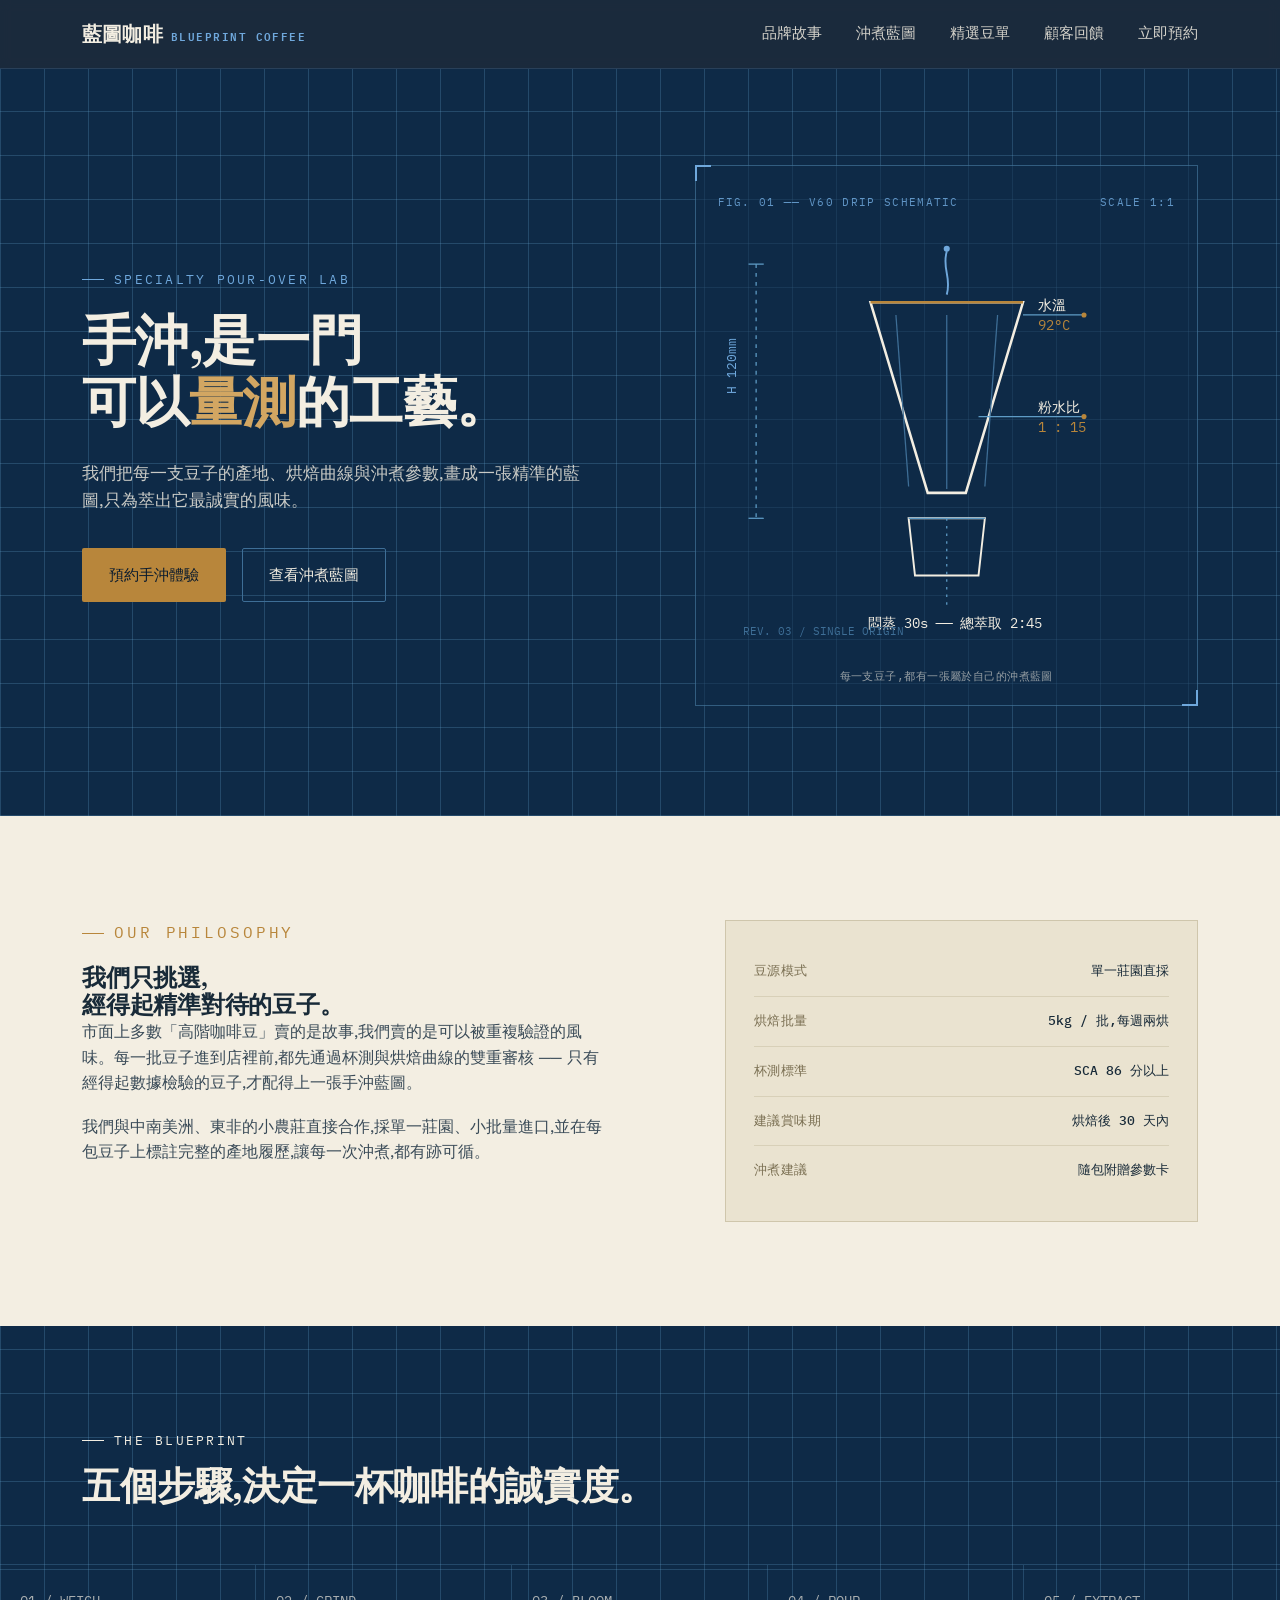
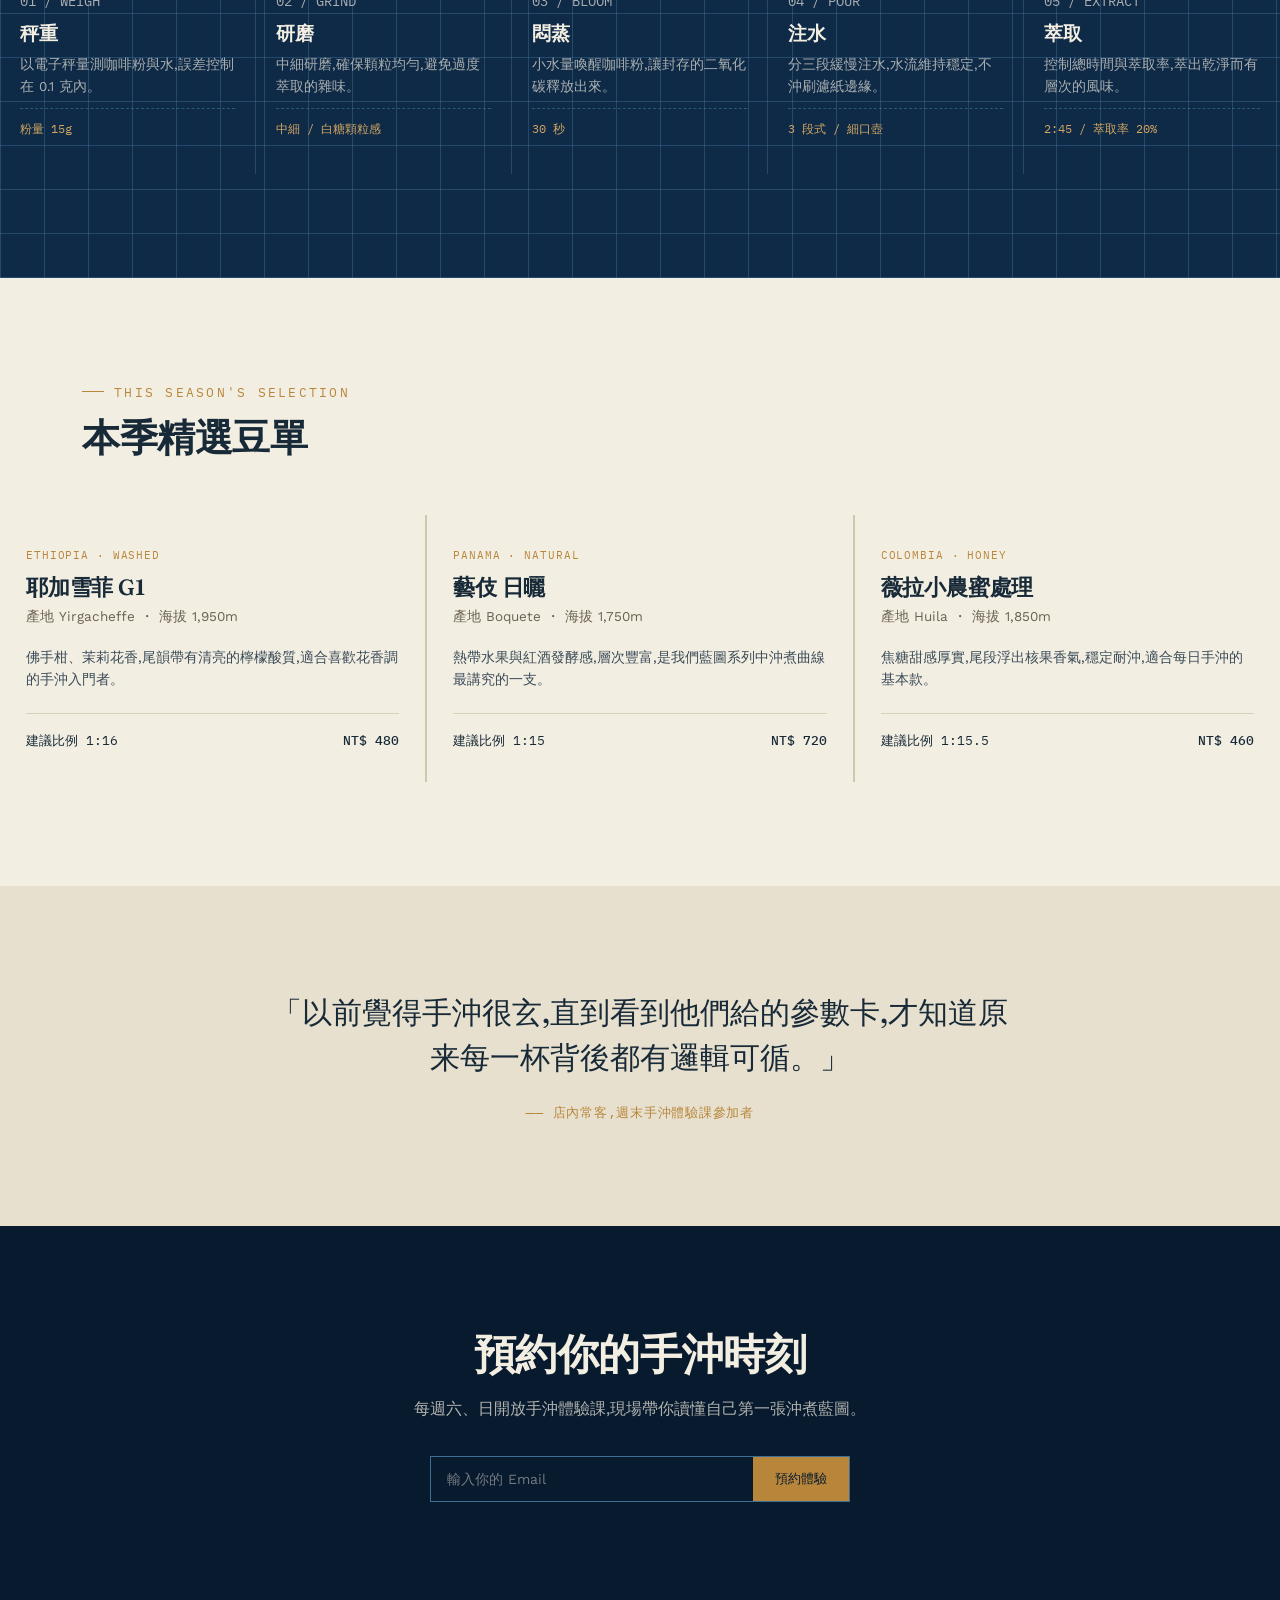
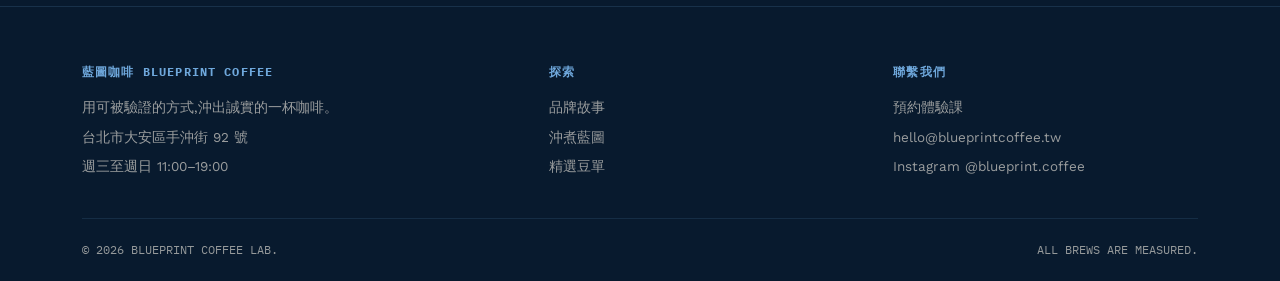
<file: docs/index.html>
<!DOCTYPE html>
<html lang="zh-Hant">
<head>
<meta charset="UTF-8">
<meta name="viewport" content="width=device-width, initial-scale=1.0">
<title>藍圖咖啡 Blueprint Coffee ── 精準手沖,誠實風味</title>
<link rel="preconnect" href="https://fonts.googleapis.com">
<link rel="preconnect" href="https://fonts.gstatic.com" crossorigin>
<link href="https://fonts.googleapis.com/css2?family=Fraunces:opsz,wght@9..144,400;9..144,500;9..144,600;9..144,700&family=Work+Sans:wght@300;400;500;600&family=IBM+Plex+Mono:wght@400;500&display=swap" rel="stylesheet">
<style>
  :root{
    --ink-black:#081A2E;
    --blueprint:#0E2A47;
    --blueprint-line:#3E6E96;
    --blueprint-line-soft:rgba(94,155,197,0.28);
    --paper:#F3EEE2;
    --paper-dim:#E7E0CE;
    --brass:#B8863B;
    --brass-light:#D2A662;
    --sky:#6FA8DC;
    --ink-on-paper:#182A38;
    --max-w:1180px;
  }

  *{margin:0;padding:0;box-sizing:border-box;}
  html{scroll-behavior:smooth;}
  body{
    font-family:'Work Sans', sans-serif;
    background:var(--paper);
    color:var(--ink-on-paper);
    line-height:1.6;
    -webkit-font-smoothing:antialiased;
  }
  a{color:inherit;text-decoration:none;}
  img,svg{display:block;max-width:100%;}
  .container{max-width:var(--max-w);margin:0 auto;padding:0 32px;}
  .eyebrow{
    font-family:'IBM Plex Mono', monospace;
    font-size:12.5px;
    letter-spacing:0.18em;
    text-transform:uppercase;
    display:flex;
    align-items:center;
    gap:10px;
  }
  .eyebrow::before{
    content:"";
    width:22px;height:1px;
    background:currentColor;
    display:inline-block;
  }
  h1,h2,h3{
    font-family:'Fraunces', serif;
    font-weight:600;
    line-height:1.15;
    letter-spacing:-0.01em;
  }
  .btn{
    display:inline-flex;
    align-items:center;
    gap:10px;
    padding:14px 26px;
    border-radius:2px;
    font-family:'Work Sans', sans-serif;
    font-size:15px;
    font-weight:500;
    border:1px solid transparent;
    cursor:pointer;
    transition:transform .25s ease, background .25s ease, border-color .25s ease, color .25s ease;
  }
  .btn:focus-visible{outline:2px solid var(--sky);outline-offset:3px;}
  .btn-primary{background:var(--brass);color:var(--ink-black);}
  .btn-primary:hover{background:var(--brass-light);transform:translateY(-1px);}
  .btn-ghost{border-color:var(--blueprint-line);color:var(--paper);}
  .btn-ghost:hover{border-color:var(--sky);color:var(--sky);}
  .btn-ghost.on-paper{border-color:var(--ink-on-paper);color:var(--ink-on-paper);}
  .btn-ghost.on-paper:hover{border-color:var(--brass);color:var(--brass);}

  /* ---------- NAV ---------- */
  header{
    position:sticky;top:0;z-index:50;
    background:rgba(8,26,46,0.92);
    backdrop-filter:blur(6px);
    border-bottom:1px solid rgba(94,155,197,0.2);
  }
  nav{
    max-width:var(--max-w);margin:0 auto;padding:18px 32px;
    display:flex;align-items:center;justify-content:space-between;
    color:var(--paper);
  }
  .logo{
    font-family:'Fraunces', serif;
    font-size:20px;font-weight:600;letter-spacing:0.01em;
    color:var(--paper);display:flex;align-items:baseline;gap:8px;
  }
  .logo span{
    font-family:'IBM Plex Mono', monospace;
    font-size:10.5px;letter-spacing:0.14em;color:var(--sky);
  }
  .nav-links{display:flex;gap:34px;font-size:14.5px;}
  .nav-links a{opacity:0.85;transition:opacity .2s;}
  .nav-links a:hover{opacity:1;color:var(--sky);}
  .nav-toggle{display:none;background:none;border:none;color:var(--paper);font-size:24px;cursor:pointer;}

  @media (max-width:860px){
    .nav-links{
      position:absolute;top:100%;left:0;right:0;
      background:var(--ink-black);
      flex-direction:column;gap:0;
      max-height:0;overflow:hidden;
      transition:max-height .3s ease;
    }
    .nav-links.open{max-height:320px;}
    .nav-links a{padding:16px 32px;border-top:1px solid rgba(94,155,197,0.15);}
    .nav-toggle{display:block;}
  }

  /* ---------- HERO ---------- */
  .hero{
    background:
      repeating-linear-gradient(0deg, var(--blueprint-line-soft) 0, var(--blueprint-line-soft) 1px, transparent 1px, transparent 44px),
      repeating-linear-gradient(90deg, var(--blueprint-line-soft) 0, var(--blueprint-line-soft) 1px, transparent 1px, transparent 44px),
      var(--blueprint);
    color:var(--paper);
    padding:96px 0 110px;
    position:relative;
    overflow:hidden;
  }
  .hero-grid{
    max-width:var(--max-w);margin:0 auto;padding:0 32px;
    display:grid;grid-template-columns:1.05fr 0.95fr;gap:56px;align-items:center;
  }
  .hero h1{font-size:clamp(34px,4.6vw,54px);margin:20px 0 26px;color:var(--paper);}
  .hero h1 em{font-style:normal;color:var(--brass-light);}
  .hero p.lede{font-size:17px;max-width:46ch;color:rgba(243,238,226,0.82);margin-bottom:34px;}
  .hero-cta{display:flex;gap:16px;flex-wrap:wrap;}
  .hero-eyebrow{color:var(--sky);margin-bottom:6px;}

  .blueprint-plate{
    position:relative;
    border:1px solid rgba(94,155,197,0.45);
    background:rgba(15,42,71,0.55);
    padding:28px 22px 20px;
  }
  .blueprint-plate::before,.blueprint-plate::after,
  .plate-corner-tl,.plate-corner-br{
    content:"";position:absolute;width:14px;height:14px;
    border-color:var(--sky);
  }
  .blueprint-plate::before{top:-1px;left:-1px;border-top:2px solid var(--sky);border-left:2px solid var(--sky);}
  .blueprint-plate::after{bottom:-1px;right:-1px;border-bottom:2px solid var(--sky);border-right:2px solid var(--sky);}
  .plate-label{
    font-family:'IBM Plex Mono', monospace;font-size:11px;letter-spacing:0.12em;
    color:var(--sky);display:flex;justify-content:space-between;margin-bottom:14px;opacity:0.85;
  }
  .plate-caption{
    font-family:'IBM Plex Mono', monospace;font-size:11px;color:rgba(243,238,226,0.6);
    text-align:center;margin-top:10px;letter-spacing:0.04em;
  }

  @media (max-width:900px){
    .hero-grid{grid-template-columns:1fr;}
    .hero{padding:64px 0 76px;}
  }

  /* ---------- SECTION SHARED ---------- */
  section{padding:104px 0;}
  .section-head{max-width:640px;margin-bottom:56px;}
  .section-head h2{font-size:clamp(26px,3.2vw,38px);margin-top:14px;}
  .on-dark{background:var(--ink-black);color:var(--paper);}
  .on-dark .eyebrow{color:var(--sky);}
  .on-paper .eyebrow{color:var(--brass);}

  /* ---------- ABOUT / SPEC SHEET ---------- */
  .about-grid{display:grid;grid-template-columns:1.1fr 0.9fr;gap:64px;align-items:start;}
  .about-grid p{font-size:16px;color:#3a4b58;max-width:52ch;margin-bottom:18px;}
  .spec-sheet{border:1px solid #cfc6ac;background:#EAE3D0;padding:26px 28px;}
  .spec-row{
    display:flex;justify-content:space-between;gap:20px;
    padding:14px 0;border-bottom:1px solid #d8d0b8;
    font-family:'IBM Plex Mono', monospace;font-size:13px;
  }
  .spec-row:last-child{border-bottom:none;}
  .spec-row dt{color:#7a6f52;letter-spacing:0.04em;}
  .spec-row dd{font-weight:500;color:var(--ink-on-paper);text-align:right;}

  @media (max-width:860px){ .about-grid{grid-template-columns:1fr;} }

  /* ---------- PROCESS BLUEPRINT ---------- */
  .process{
    background:
      repeating-linear-gradient(0deg, var(--blueprint-line-soft) 0, var(--blueprint-line-soft) 1px, transparent 1px, transparent 44px),
      repeating-linear-gradient(90deg, var(--blueprint-line-soft) 0, var(--blueprint-line-soft) 1px, transparent 1px, transparent 44px),
      var(--blueprint);
    color:var(--paper);
  }
  .steps{
    display:grid;grid-template-columns:repeat(5,1fr);gap:0;
    border-top:1px solid var(--blueprint-line-soft);
  }
  .step{
    padding:26px 20px;border-right:1px solid var(--blueprint-line-soft);position:relative;
  }
  .step:last-child{border-right:none;}
  .step-index{font-family:'IBM Plex Mono', monospace;font-size:12px;color:var(--sky);margin-bottom:14px;}
  .step h3{font-size:19px;color:var(--paper);margin-bottom:10px;font-weight:600;}
  .step p{font-size:13.5px;color:rgba(243,238,226,0.68);margin-bottom:10px;}
  .step .metric{
    font-family:'IBM Plex Mono', monospace;font-size:12px;color:var(--brass-light);
    border-top:1px dashed rgba(94,155,197,0.4);padding-top:10px;
  }
  @media (max-width:960px){
    .steps{grid-template-columns:1fr 1fr;}
    .step{border-right:1px solid var(--blueprint-line-soft);border-bottom:1px solid var(--blueprint-line-soft);}
    .step:nth-child(2n){border-right:none;}
  }
  @media (max-width:560px){
    .steps{grid-template-columns:1fr;}
    .step{border-right:none;}
  }

  /* ---------- BEANS ---------- */
  .bean-grid{display:grid;grid-template-columns:repeat(3,1fr);gap:2px;background:#cfc6ac;}
  .bean-card{
    background:var(--paper);padding:32px 26px;position:relative;
    display:flex;flex-direction:column;height:100%;
  }
  .bean-tag{
    font-family:'IBM Plex Mono', monospace;font-size:11px;color:var(--brass);
    letter-spacing:0.08em;margin-bottom:10px;
  }
  .bean-card h3{font-size:22px;margin-bottom:6px;}
  .bean-origin{font-size:13.5px;color:#6b6250;margin-bottom:18px;}
  .bean-notes{font-size:14px;color:#3a4b58;margin-bottom:22px;flex-grow:1;}
  .bean-meta{
    display:flex;justify-content:space-between;align-items:center;
    border-top:1px solid #d8d0b8;padding-top:16px;
    font-family:'IBM Plex Mono', monospace;font-size:12.5px;
  }
  .bean-price{color:var(--ink-on-paper);font-weight:500;}
  @media (max-width:900px){ .bean-grid{grid-template-columns:1fr 1fr;} }
  @media (max-width:600px){ .bean-grid{grid-template-columns:1fr;} }

  /* ---------- QUOTE ---------- */
  .quote-section{background:var(--paper-dim);}
  .quote-wrap{max-width:760px;margin:0 auto;text-align:center;}
  blockquote{
    font-family:'Fraunces', serif;font-size:clamp(22px,2.6vw,30px);
    font-weight:500;line-height:1.5;color:var(--ink-on-paper);margin-bottom:22px;
  }
  .quote-attr{font-family:'IBM Plex Mono', monospace;font-size:12.5px;color:var(--brass);letter-spacing:0.06em;}

  /* ---------- CTA / FOOTER ---------- */
  .cta-section{background:var(--ink-black);color:var(--paper);text-align:center;}
  .cta-section h2{font-size:clamp(28px,3.6vw,42px);margin-bottom:18px;}
  .cta-section p{color:rgba(243,238,226,0.72);max-width:48ch;margin:0 auto 34px;}
  .cta-form{
    display:flex;max-width:420px;margin:0 auto;gap:0;border:1px solid var(--blueprint-line);
  }
  .cta-form input{
    flex:1;background:transparent;border:none;padding:14px 16px;
    color:var(--paper);font-family:'Work Sans', sans-serif;font-size:14px;
  }
  .cta-form input::placeholder{color:rgba(243,238,226,0.45);}
  .cta-form input:focus{outline:none;}
  .cta-form button{
    background:var(--brass);color:var(--ink-black);border:none;
    padding:0 22px;font-weight:500;cursor:pointer;font-family:'Work Sans', sans-serif;
    transition:background .2s;
  }
  .cta-form button:hover{background:var(--brass-light);}

  footer{background:var(--ink-black);border-top:1px solid rgba(94,155,197,0.18);color:rgba(243,238,226,0.6);}
  .footer-grid{
    display:grid;grid-template-columns:1.4fr 1fr 1fr;gap:40px;padding:56px 0 32px;
    font-size:13.5px;
  }
  .footer-grid h4{
    font-family:'IBM Plex Mono', monospace;font-size:11.5px;letter-spacing:0.1em;
    color:var(--sky);margin-bottom:16px;text-transform:uppercase;
  }
  .footer-grid p, .footer-grid a{display:block;margin-bottom:8px;color:rgba(243,238,226,0.62);}
  .footer-grid a:hover{color:var(--paper);}
  .footer-bottom{
    border-top:1px solid rgba(94,155,197,0.15);padding:22px 0;
    font-family:'IBM Plex Mono', monospace;font-size:11.5px;
    display:flex;justify-content:space-between;flex-wrap:wrap;gap:10px;
  }
  @media (max-width:700px){ .footer-grid{grid-template-columns:1fr;} }

  /* ---------- REVEAL ---------- */
  .reveal{opacity:0;transform:translateY(18px);transition:opacity .7s ease, transform .7s ease;}
  .reveal.in{opacity:1;transform:translateY(0);}
  @media (prefers-reduced-motion: reduce){
    .reveal{opacity:1;transform:none;transition:none;}
    html{scroll-behavior:auto;}
  }
</style>
</head>
<body>

<header>
  <nav>
    <a href="#top" class="logo">藍圖咖啡<span>BLUEPRINT COFFEE</span></a>
    <button class="nav-toggle" id="navToggle" aria-label="開啟選單" aria-expanded="false">☰</button>
    <div class="nav-links" id="navLinks">
      <a href="#about">品牌故事</a>
      <a href="#process">沖煮藍圖</a>
      <a href="#beans">精選豆單</a>
      <a href="#quote">顧客回饋</a>
      <a href="#cta">立即預約</a>
    </div>
  </nav>
</header>

<section class="hero" id="top">
  <div class="hero-grid">
    <div>
      <p class="eyebrow hero-eyebrow">SPECIALTY POUR-OVER LAB</p>
      <h1>手沖,是一門<br>可以<em>量測</em>的工藝。</h1>
      <p class="lede">我們把每一支豆子的產地、烘焙曲線與沖煮參數,畫成一張精準的藍圖,只為萃出它最誠實的風味。</p>
      <div class="hero-cta">
        <a href="#cta" class="btn btn-primary">預約手沖體驗</a>
        <a href="#process" class="btn btn-ghost">查看沖煮藍圖</a>
      </div>
    </div>

    <div class="blueprint-plate reveal">
      <div class="plate-label"><span>FIG. 01 ── V60 DRIP SCHEMATIC</span><span>SCALE 1:1</span></div>
      <svg viewBox="0 0 360 340" xmlns="http://www.w3.org/2000/svg" role="img" aria-label="V60 手沖濾杯示意圖,標註水溫、粉水比、悶蒸與總萃取時間">
        <!-- dimension lines -->
        <line x1="30" y1="30" x2="30" y2="230" stroke="#5E9BC5" stroke-width="1" stroke-dasharray="3 4"/>
        <line x1="24" y1="30" x2="36" y2="30" stroke="#5E9BC5" stroke-width="1"/>
        <line x1="24" y1="230" x2="36" y2="230" stroke="#5E9BC5" stroke-width="1"/>
        <text x="14" y="132" fill="#6FA8DC" font-size="10" font-family="IBM Plex Mono, monospace" transform="rotate(-90 14 132)">H 120mm</text>

        <!-- dripper cone -->
        <path d="M120 60 L240 60 L195 210 L165 210 Z" fill="none" stroke="#F3EEE2" stroke-width="2"/>
        <path d="M120 60 L240 60" stroke="#B8863B" stroke-width="2"/>
        <!-- ribs -->
        <line x1="140" y1="70" x2="150" y2="205" stroke="#3E6E96" stroke-width="1"/>
        <line x1="180" y1="70" x2="180" y2="207" stroke="#3E6E96" stroke-width="1"/>
        <line x1="220" y1="70" x2="210" y2="205" stroke="#3E6E96" stroke-width="1"/>

        <!-- server -->
        <path d="M150 230 L210 230 L205 275 L155 275 Z" fill="none" stroke="#F3EEE2" stroke-width="1.5"/>
        <line x1="150" y1="230" x2="210" y2="230" stroke="#5E9BC5" stroke-width="1"/>

        <!-- pour line + droplets -->
        <path d="M180 20 C176 34, 184 40, 180 54" stroke="#6FA8DC" stroke-width="1.5" fill="none"/>
        <circle cx="180" cy="18" r="2.4" fill="#6FA8DC"/>

        <!-- annotation callouts -->
        <line x1="240" y1="70" x2="288" y2="70" stroke="#5E9BC5" stroke-width="1"/>
        <circle cx="288" cy="70" r="2" fill="#B8863B"/>
        <text x="252" y="66" fill="#F3EEE2" font-size="11" font-family="IBM Plex Mono, monospace">水溫</text>
        <text x="252" y="82" fill="#B8863B" font-size="11" font-family="IBM Plex Mono, monospace">92°C</text>

        <line x1="205" y1="150" x2="288" y2="150" stroke="#5E9BC5" stroke-width="1"/>
        <circle cx="288" cy="150" r="2" fill="#B8863B"/>
        <text x="252" y="146" fill="#F3EEE2" font-size="11" font-family="IBM Plex Mono, monospace">粉水比</text>
        <text x="252" y="162" fill="#B8863B" font-size="11" font-family="IBM Plex Mono, monospace">1 : 15</text>

        <line x1="180" y1="230" x2="180" y2="300" stroke="#5E9BC5" stroke-width="1" stroke-dasharray="2 4"/>
        <text x="118" y="316" fill="#F3EEE2" font-size="11" font-family="IBM Plex Mono, monospace">悶蒸 30s ── 總萃取 2:45</text>

        <!-- corner tick -->
        <text x="20" y="322" fill="#3E6E96" font-size="9" font-family="IBM Plex Mono, monospace">REV. 03 / SINGLE ORIGIN</text>
      </svg>
      <p class="plate-caption">每一支豆子,都有一張屬於自己的沖煮藍圖</p>
    </div>
  </div>
</section>

<section class="on-paper" id="about">
  <div class="container">
    <div class="about-grid">
      <div class="reveal">
        <p class="eyebrow">OUR PHILOSOPHY</p>
        <h2>我們只挑選,<br>經得起精準對待的豆子。</h2>
        <p>市面上多數「高階咖啡豆」賣的是故事,我們賣的是可以被重複驗證的風味。每一批豆子進到店裡前,都先通過杯測與烘焙曲線的雙重審核 ── 只有經得起數據檢驗的豆子,才配得上一張手沖藍圖。</p>
        <p>我們與中南美洲、東非的小農莊直接合作,採單一莊園、小批量進口,並在每包豆子上標註完整的產地履歷,讓每一次沖煮,都有跡可循。</p>
      </div>
      <dl class="spec-sheet reveal">
        <div class="spec-row"><dt>豆源模式</dt><dd>單一莊園直採</dd></div>
        <div class="spec-row"><dt>烘焙批量</dt><dd>5kg / 批,每週兩烘</dd></div>
        <div class="spec-row"><dt>杯測標準</dt><dd>SCA 86 分以上</dd></div>
        <div class="spec-row"><dt>建議賞味期</dt><dd>烘焙後 30 天內</dd></div>
        <div class="spec-row"><dt>沖煮建議</dt><dd>隨包附贈參數卡</dd></div>
      </dl>
    </div>
  </div>
</section>

<section class="process" id="process">
  <div class="container">
    <div class="section-head reveal">
      <p class="eyebrow">THE BLUEPRINT</p>
      <h2>五個步驟,決定一杯咖啡的誠實度。</h2>
    </div>
  </div>
  <div class="steps reveal">
    <div class="step">
      <p class="step-index">01 / WEIGH</p>
      <h3>秤重</h3>
      <p>以電子秤量測咖啡粉與水,誤差控制在 0.1 克內。</p>
      <p class="metric">粉量 15g</p>
    </div>
    <div class="step">
      <p class="step-index">02 / GRIND</p>
      <h3>研磨</h3>
      <p>中細研磨,確保顆粒均勻,避免過度萃取的雜味。</p>
      <p class="metric">中細 / 白糖顆粒感</p>
    </div>
    <div class="step">
      <p class="step-index">03 / BLOOM</p>
      <h3>悶蒸</h3>
      <p>小水量喚醒咖啡粉,讓封存的二氧化碳釋放出來。</p>
      <p class="metric">30 秒</p>
    </div>
    <div class="step">
      <p class="step-index">04 / POUR</p>
      <h3>注水</h3>
      <p>分三段緩慢注水,水流維持穩定,不沖刷濾紙邊緣。</p>
      <p class="metric">3 段式 / 細口壺</p>
    </div>
    <div class="step">
      <p class="step-index">05 / EXTRACT</p>
      <h3>萃取</h3>
      <p>控制總時間與萃取率,萃出乾淨而有層次的風味。</p>
      <p class="metric">2:45 / 萃取率 20%</p>
    </div>
  </div>
</section>

<section class="on-paper" id="beans">
  <div class="container">
    <div class="section-head reveal">
      <p class="eyebrow">THIS SEASON'S SELECTION</p>
      <h2>本季精選豆單</h2>
    </div>
  </div>
  <div class="bean-grid reveal">
    <div class="bean-card">
      <p class="bean-tag">ETHIOPIA · WASHED</p>
      <h3>耶加雪菲 G1</h3>
      <p class="bean-origin">產地 Yirgacheffe ・ 海拔 1,950m</p>
      <p class="bean-notes">佛手柑、茉莉花香,尾韻帶有清亮的檸檬酸質,適合喜歡花香調的手沖入門者。</p>
      <div class="bean-meta"><span>建議比例 1:16</span><span class="bean-price">NT$ 480</span></div>
    </div>
    <div class="bean-card">
      <p class="bean-tag">PANAMA · NATURAL</p>
      <h3>藝伎 日曬</h3>
      <p class="bean-origin">產地 Boquete ・ 海拔 1,750m</p>
      <p class="bean-notes">熱帶水果與紅酒發酵感,層次豐富,是我們藍圖系列中沖煮曲線最講究的一支。</p>
      <div class="bean-meta"><span>建議比例 1:15</span><span class="bean-price">NT$ 720</span></div>
    </div>
    <div class="bean-card">
      <p class="bean-tag">COLOMBIA · HONEY</p>
      <h3>薇拉小農蜜處理</h3>
      <p class="bean-origin">產地 Huila ・ 海拔 1,850m</p>
      <p class="bean-notes">焦糖甜感厚實,尾段浮出核果香氣,穩定耐沖,適合每日手沖的基本款。</p>
      <div class="bean-meta"><span>建議比例 1:15.5</span><span class="bean-price">NT$ 460</span></div>
    </div>
  </div>
</section>

<section class="quote-section" id="quote">
  <div class="container">
    <div class="quote-wrap reveal">
      <blockquote>「以前覺得手沖很玄,直到看到他們給的參數卡,才知道原来每一杯背後都有邏輯可循。」</blockquote>
      <p class="quote-attr">── 店內常客,週末手沖體驗課參加者</p>
    </div>
  </div>
</section>

<section class="cta-section" id="cta">
  <div class="container">
    <h2 class="reveal">預約你的手沖時刻</h2>
    <p class="reveal">每週六、日開放手沖體驗課,現場帶你讀懂自己第一張沖煮藍圖。</p>
    <form class="cta-form reveal" onsubmit="event.preventDefault(); this.querySelector('button').textContent='已收到,我們會盡快聯繫';">
      <input type="email" placeholder="輸入你的 Email" required aria-label="Email">
      <button type="submit">預約體驗</button>
    </form>
  </div>
</section>

<footer>
  <div class="container">
    <div class="footer-grid">
      <div>
        <h4>藍圖咖啡 BLUEPRINT COFFEE</h4>
        <p>用可被驗證的方式,沖出誠實的一杯咖啡。</p>
        <p>台北市大安區手沖街 92 號</p>
        <p>週三至週日 11:00–19:00</p>
      </div>
      <div>
        <h4>探索</h4>
        <a href="#about">品牌故事</a>
        <a href="#process">沖煮藍圖</a>
        <a href="#beans">精選豆單</a>
      </div>
      <div>
        <h4>聯繫我們</h4>
        <a href="#cta">預約體驗課</a>
        <a href="mailto:hello@blueprintcoffee.tw">hello@blueprintcoffee.tw</a>
        <a href="#top">Instagram @blueprint.coffee</a>
      </div>
    </div>
    <div class="footer-bottom">
      <span>© 2026 BLUEPRINT COFFEE LAB.</span>
      <span>ALL BREWS ARE MEASURED.</span>
    </div>
  </div>
</footer>

<script>
  // mobile nav toggle
  const navToggle = document.getElementById('navToggle');
  const navLinks = document.getElementById('navLinks');
  navToggle.addEventListener('click', () => {
    const isOpen = navLinks.classList.toggle('open');
    navToggle.setAttribute('aria-expanded', isOpen);
  });
  navLinks.querySelectorAll('a').forEach(a => a.addEventListener('click', () => {
    navLinks.classList.remove('open');
    navToggle.setAttribute('aria-expanded', 'false');
  }));

  // scroll reveal
  const prefersReduced = window.matchMedia('(prefers-reduced-motion: reduce)').matches;
  if (!prefersReduced && 'IntersectionObserver' in window) {
    const io = new IntersectionObserver((entries) => {
      entries.forEach(entry => {
        if (entry.isIntersecting) {
          entry.target.classList.add('in');
          io.unobserve(entry.target);
        }
      });
    }, { threshold: 0.15 });
    document.querySelectorAll('.reveal').forEach(el => io.observe(el));
  } else {
    document.querySelectorAll('.reveal').forEach(el => el.classList.add('in'));
  }
</script>

</body>
</html>
</file>
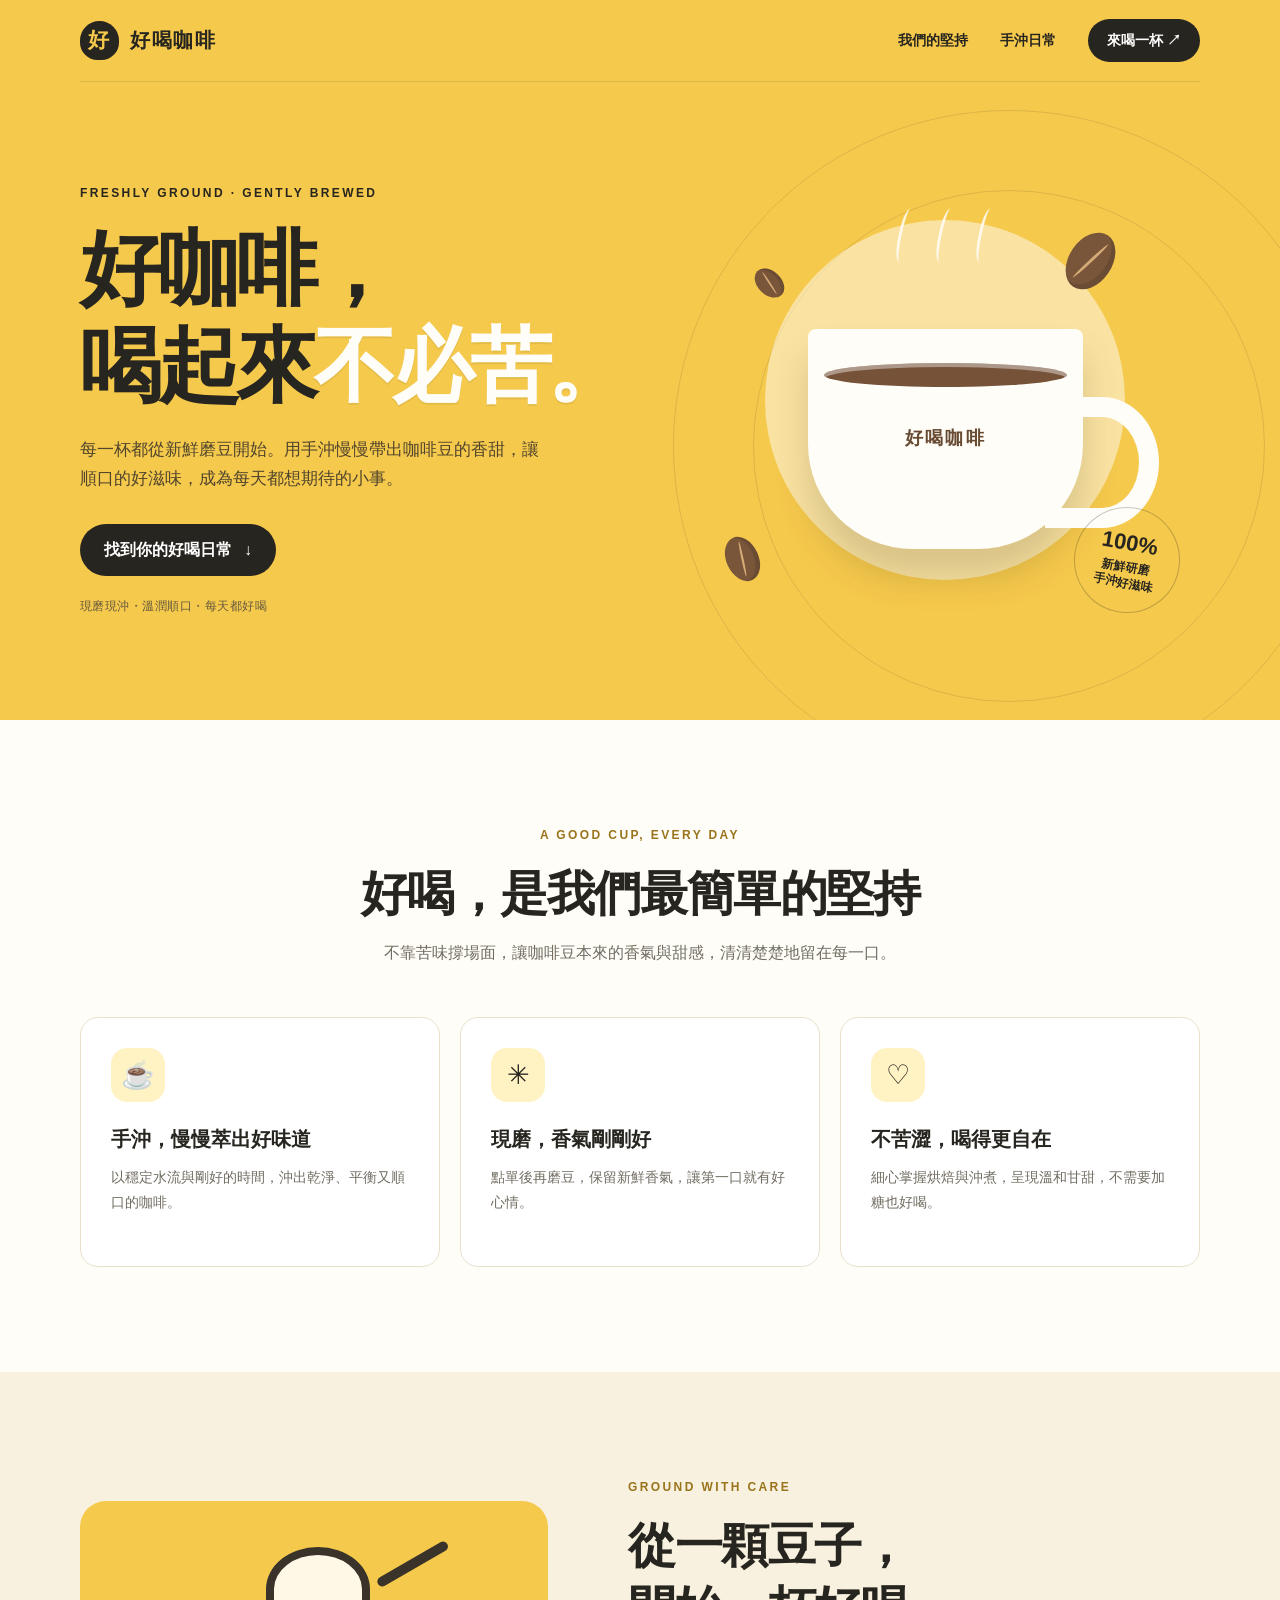
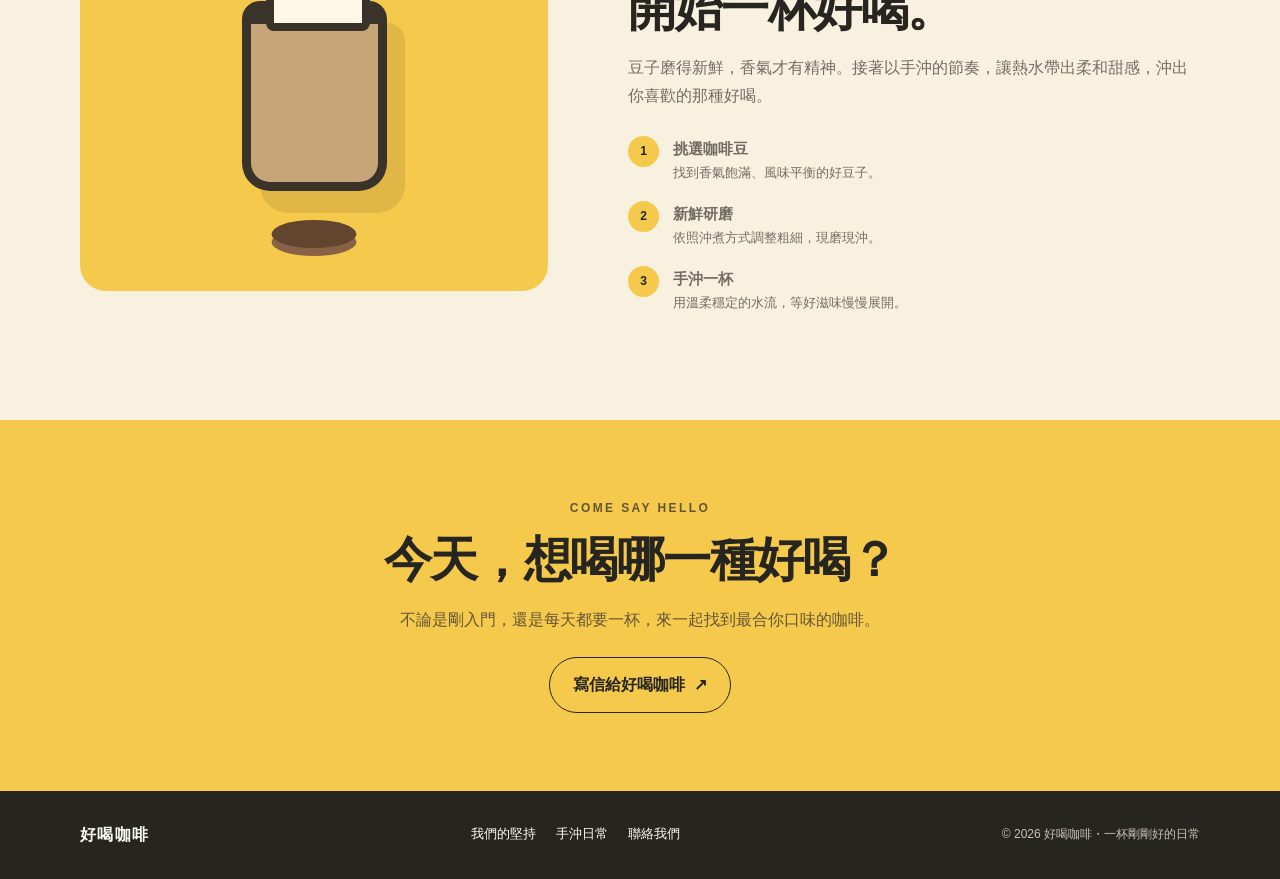
<file: onepage/index.html>
<!doctype html>
<html lang="zh-Hant">
<head>
  <meta charset="utf-8">
  <meta name="viewport" content="width=device-width, initial-scale=1">
  <meta name="description" content="好喝咖啡，從新鮮磨豆與細心手沖開始。探索溫潤順口、不苦澀的日常咖啡。">
  <meta name="theme-color" content="#f5c94c">
  <title>好喝咖啡｜每一口，都剛剛好。</title>
  <style>
    :root{color-scheme:light;--yellow:#f5c94c;--yellow-light:#fff3c4;--ink:#27251f;--muted:#716d62;--cream:#fffdf7;--brown:#684a32;--line:#e9e1cd;--shadow:0 18px 50px rgba(74,56,22,.12)}
    *{box-sizing:border-box}html{scroll-behavior:smooth}body{margin:0;color:var(--ink);background:var(--cream);font:16px/1.75 "Noto Sans TC","Microsoft JhengHei",sans-serif}a{color:inherit;text-decoration:none}button{font:inherit;cursor:pointer}.wrap{width:min(1120px,calc(100% - 48px));margin-inline:auto}
    :focus-visible{outline:3px solid #6c4b23;outline-offset:4px}.skip-link{position:fixed;z-index:20;top:10px;left:10px;padding:10px 16px;transform:translateY(-150%);background:#fff}.skip-link:focus{transform:translateY(0)}
    .header{position:absolute;z-index:5;inset:0 0 auto}.nav{min-height:82px;display:flex;align-items:center;justify-content:space-between;border-bottom:1px solid rgba(39,37,31,.12)}.brand{display:flex;align-items:center;gap:11px;font-size:20px;font-weight:900;letter-spacing:.08em}.brand-mark{display:grid;width:39px;height:39px;place-items:center;border-radius:50% 50% 45% 45%;background:var(--ink);color:var(--yellow);font-size:21px}.nav-links{display:flex;align-items:center;gap:32px;font-size:14px;font-weight:700}.nav-links a:not(.nav-cta):hover{color:var(--brown)}.nav-cta{padding:9px 19px;border-radius:99px;background:var(--ink);color:#fff;transition:background .2s,transform .2s}.nav-cta:hover{background:var(--brown);transform:translateY(-2px)}.menu-toggle{display:none;border:0;background:transparent;font-size:25px}
    .hero{position:relative;min-height:720px;display:grid;align-items:center;overflow:hidden;background:var(--yellow)}.hero:before,.hero:after{position:absolute;border:1px solid rgba(39,37,31,.12);border-radius:50%;pointer-events:none;content:""}.hero:before{top:110px;right:-65px;width:670px;height:670px}.hero:after{top:190px;right:15px;width:510px;height:510px}.hero-grid{position:relative;z-index:1;display:grid;grid-template-columns:1fr .9fr;gap:45px;align-items:center;padding-top:80px}.eyebrow{margin:0 0 17px;font-size:12px;font-weight:900;letter-spacing:.2em}h1,h2,p{margin-top:0}h1{max-width:620px;margin-bottom:20px;font-size:clamp(46px,7vw,82px);line-height:1.18;letter-spacing:-.05em}h1 span{color:var(--cream);text-shadow:0 2px 0 rgba(39,37,31,.08)}.hero-copy{max-width:470px;margin-bottom:30px;color:#51452d;font-size:17px}.button{display:inline-flex;min-height:52px;align-items:center;justify-content:center;gap:12px;padding:12px 24px;border:0;border-radius:99px;background:var(--ink);color:#fff;font-weight:800;transition:transform .2s,box-shadow .2s}.button:hover{transform:translateY(-3px);box-shadow:0 10px 25px rgba(39,37,31,.2)}.hero-note{margin:20px 0 0;color:#675a3e;font-size:12px;letter-spacing:.04em}
    .coffee-art{position:relative;display:grid;min-height:480px;place-items:center}.sun{position:absolute;width:360px;aspect-ratio:1;border-radius:50%;background:rgba(255,253,247,.5)}.cup{position:relative;z-index:1;width:275px;height:220px;margin-top:78px;border-radius:8px 8px 105px 105px;background:var(--cream);box-shadow:0 28px 35px rgba(74,56,22,.19)}.cup:before{position:absolute;top:34px;right:16px;left:16px;height:24px;border-radius:50%;background:#765238;box-shadow:inset 0 4px 0 rgba(255,255,255,.4);content:""}.cup:after{position:absolute;top:68px;right:-76px;width:94px;height:91px;border:20px solid var(--cream);border-left:0;border-radius:0 60% 60% 0;content:""}.cup-logo{position:absolute;top:94px;left:0;width:100%;color:var(--brown);font-size:18px;font-weight:900;letter-spacing:.12em;text-align:center}.bean{position:absolute;z-index:2;display:grid;width:43px;height:62px;place-items:center;transform:rotate(34deg);border-radius:50%;background:#79553a;box-shadow:inset -6px -2px 0 rgba(0,0,0,.12)}.bean:after{width:3px;height:48px;transform:rotate(13deg);border-radius:50%;background:#d4aa76;content:""}.bean.one{top:70px;right:88px}.bean.two{bottom:50px;left:30px;transform:rotate(-25deg) scale(.75)}.bean.three{top:92px;left:57px;transform:rotate(-46deg) scale(.55)}.steam{position:absolute;top:48px;left:50%;display:flex;gap:27px;transform:translateX(-50%)}.steam i{width:13px;height:55px;transform:rotate(12deg);border-left:3px solid rgba(255,253,247,.85);border-radius:50%;animation:drift 2.4s ease-in-out infinite alternate}.steam i:nth-child(2){animation-delay:.5s}.steam i:nth-child(3){animation-delay:.9s}@keyframes drift{to{transform:translateY(-9px) rotate(-12deg);opacity:.45}}.badge{position:absolute;z-index:3;right:20px;bottom:27px;display:grid;width:106px;aspect-ratio:1;place-content:center;transform:rotate(10deg);border:1px solid rgba(39,37,31,.25);border-radius:50%;font-size:12px;font-weight:900;line-height:1.4;text-align:center}.badge strong{font-size:22px}
    .section{padding:105px 0}.section-head{max-width:640px;margin:0 auto 50px;text-align:center}.section-head .eyebrow,.feature-copy .eyebrow{color:#9a741c}h2{margin-bottom:14px;font-size:clamp(32px,4.5vw,48px);line-height:1.3;letter-spacing:-.03em}.section-head p:last-child{margin-bottom:0;color:var(--muted)}.promise-grid{display:grid;grid-template-columns:repeat(3,1fr);gap:20px}.promise{min-height:250px;padding:30px;border:1px solid var(--line);border-radius:18px;background:#fff}.promise-icon{display:grid;width:54px;height:54px;margin-bottom:20px;place-items:center;border-radius:16px;background:var(--yellow-light);font-size:27px}.promise h3{margin:0 0 8px;font-size:20px}.promise p{margin:0;color:var(--muted);font-size:14px}
    .feature{overflow:hidden;background:#f8f1df}.feature-grid{display:grid;grid-template-columns:.9fr 1.1fr;gap:80px;align-items:center}.grinder-scene{position:relative;display:grid;min-height:390px;place-items:center;border-radius:26px;background:var(--yellow)}.grinder{position:relative;width:145px;height:190px;border:9px solid #3a332a;border-top-width:23px;border-radius:18px 18px 28px 28px;background:#c6a578;box-shadow:18px 22px 0 rgba(76,54,29,.12)}.grinder:before{position:absolute;top:-77px;left:15px;width:88px;height:68px;border:8px solid #3a332a;border-radius:50% 50% 8px 8px;background:#fff8e6;content:""}.grinder:after{position:absolute;top:-45px;right:-80px;width:80px;height:10px;transform:rotate(-30deg);transform-origin:left;border-radius:10px;background:#3a332a;content:""}.ground-coffee{position:absolute;bottom:43px;left:50%;width:85px;height:28px;transform:translateX(-50%);border-radius:50%;background:#62442f;box-shadow:0 8px 0 #886246}.feature-copy p{color:var(--muted)}.steps{display:grid;gap:16px;margin:26px 0 0;padding:0;list-style:none}.steps li{display:flex;gap:14px;align-items:flex-start}.step-no{flex:0 0 31px;display:grid;width:31px;height:31px;place-items:center;border-radius:50%;background:var(--yellow);font-size:12px;font-weight:900}.steps b{display:block;font-size:15px}.steps span:last-child{color:var(--muted);font-size:13px}
    .visit{padding:78px 0;background:var(--yellow);text-align:center}.visit .eyebrow{margin-bottom:10px}.visit p{margin-bottom:23px;color:#625637}.contact-link{display:inline-flex;gap:9px;align-items:center;padding:13px 23px;border:1px solid var(--ink);border-radius:99px;font-weight:800}.contact-link:hover{background:var(--ink);color:#fff}footer{padding:30px 0;background:var(--ink);color:var(--cream)}.footer-row{display:flex;justify-content:space-between;align-items:center;gap:20px}.footer-row p{margin:0;color:#c8c2b5;font-size:12px}.footer-brand{font-weight:900;letter-spacing:.08em}.footer-links{display:flex;gap:20px;font-size:13px}.footer-links a:hover{color:var(--yellow)}
    .reveal{opacity:0;transform:translateY(18px);transition:opacity .7s ease,transform .7s ease}.reveal.visible{opacity:1;transform:none}@media(prefers-reduced-motion:reduce){html{scroll-behavior:auto}*,*::before,*::after{animation-duration:.01ms!important;transition-duration:.01ms!important;animation-iteration-count:1!important}.reveal{opacity:1;transform:none}}
    @media(max-width:760px){.wrap{width:min(calc(100% - 36px),560px)}.nav{min-height:70px}.menu-toggle{display:block}.nav-links{position:absolute;top:70px;right:18px;left:18px;display:none;align-items:stretch;gap:0;padding:10px 18px;border:1px solid var(--line);border-radius:16px;background:var(--cream);box-shadow:var(--shadow)}.nav-links.open{display:flex;flex-direction:column}.nav-links a{padding:12px 4px}.nav-cta{margin:5px 0 8px;text-align:center}.hero{min-height:0;padding-bottom:20px}.hero-grid{grid-template-columns:1fr;gap:0;padding-top:130px}.hero-copy{font-size:15px}.coffee-art{min-height:390px;margin:-8px 0;transform:scale(.86)}.hero:before{top:440px;right:-210px}.hero:after{top:480px;right:-140px}.section{padding:76px 0}.promise-grid{grid-template-columns:1fr;gap:13px}.promise{min-height:0;padding:24px}.promise-icon{margin-bottom:13px}.feature-grid{grid-template-columns:1fr;gap:42px}.grinder-scene{min-height:300px}.footer-row{flex-direction:column;align-items:flex-start}}
  </style>
</head>
<body>
  <a class="skip-link" href="#main">跳至主要內容</a>
  <header class="header"><nav class="nav wrap" aria-label="主要導覽">
    <a class="brand" href="#top" aria-label="好喝咖啡首頁"><span class="brand-mark" aria-hidden="true">好</span><span>好喝咖啡</span></a>
    <button class="menu-toggle" type="button" aria-label="開啟導覽選單" aria-expanded="false" aria-controls="navLinks">☰</button>
    <div class="nav-links" id="navLinks"><a href="#promise">我們的堅持</a><a href="#craft">手沖日常</a><a href="#visit" class="nav-cta">來喝一杯 <span aria-hidden="true">↗</span></a></div>
  </nav></header>
  <main id="main">
    <section class="hero" id="top" aria-labelledby="heroTitle"><div class="hero-grid wrap"><div>
      <p class="eyebrow">FRESHLY GROUND · GENTLY BREWED</p><h1 id="heroTitle">好咖啡，<br>喝起來<span>不必苦。</span></h1>
      <p class="hero-copy">每一杯都從新鮮磨豆開始。用手沖慢慢帶出咖啡豆的香甜，讓順口的好滋味，成為每天都想期待的小事。</p>
      <a class="button" href="#promise">找到你的好喝日常 <span aria-hidden="true">↓</span></a><p class="hero-note">現磨現沖・溫潤順口・每天都好喝</p>
    </div><div class="coffee-art" role="img" aria-label="一杯冒著熱氣的手沖咖啡與咖啡豆"><div class="sun"></div><span class="bean one"></span><span class="bean two"></span><span class="bean three"></span><div class="steam" aria-hidden="true"><i></i><i></i><i></i></div><div class="cup"><span class="cup-logo">好喝咖啡</span></div><div class="badge"><strong>100%</strong>新鮮研磨<br>手沖好滋味</div></div></div></section>
    <section class="section" id="promise" aria-labelledby="promiseTitle"><div class="wrap"><div class="section-head reveal"><p class="eyebrow">A GOOD CUP, EVERY DAY</p><h2 id="promiseTitle">好喝，是我們最簡單的堅持</h2><p>不靠苦味撐場面，讓咖啡豆本來的香氣與甜感，清清楚楚地留在每一口。</p></div><div class="promise-grid">
      <article class="promise reveal"><div class="promise-icon" aria-hidden="true">☕</div><h3>手沖，慢慢萃出好味道</h3><p>以穩定水流與剛好的時間，沖出乾淨、平衡又順口的咖啡。</p></article>
      <article class="promise reveal"><div class="promise-icon" aria-hidden="true">✳</div><h3>現磨，香氣剛剛好</h3><p>點單後再磨豆，保留新鮮香氣，讓第一口就有好心情。</p></article>
      <article class="promise reveal"><div class="promise-icon" aria-hidden="true">♡</div><h3>不苦澀，喝得更自在</h3><p>細心掌握烘焙與沖煮，呈現溫和甘甜，不需要加糖也好喝。</p></article>
    </div></div></section>
    <section class="section feature" id="craft" aria-labelledby="craftTitle"><div class="feature-grid wrap">
      <div class="grinder-scene reveal" role="img" aria-label="咖啡磨豆器與剛磨好的咖啡粉"><div class="grinder"></div><div class="ground-coffee"></div></div>
      <div class="feature-copy reveal"><p class="eyebrow">GROUND WITH CARE</p><h2 id="craftTitle">從一顆豆子，<br>開始一杯好喝。</h2><p>豆子磨得新鮮，香氣才有精神。接著以手沖的節奏，讓熱水帶出柔和甜感，沖出你喜歡的那種好喝。</p>
        <ol class="steps"><li><span class="step-no">1</span><span><b>挑選咖啡豆</b><span>找到香氣飽滿、風味平衡的好豆子。</span></span></li><li><span class="step-no">2</span><span><b>新鮮研磨</b><span>依照沖煮方式調整粗細，現磨現沖。</span></span></li><li><span class="step-no">3</span><span><b>手沖一杯</b><span>用溫柔穩定的水流，等好滋味慢慢展開。</span></span></li></ol>
      </div></div></section>
    <section class="visit" id="visit" aria-labelledby="visitTitle"><div class="wrap reveal"><p class="eyebrow">COME SAY HELLO</p><h2 id="visitTitle">今天，想喝哪一種好喝？</h2><p>不論是剛入門，還是每天都要一杯，來一起找到最合你口味的咖啡。</p><a class="contact-link" href="mailto:hello@haohcoffee.tw?subject=%E6%83%B3%E5%96%9D%E4%B8%80%E6%9D%AF%E5%A5%BD%E5%92%96%E5%95%A1">寫信給好喝咖啡 <span aria-hidden="true">↗</span></a></div></section>
  </main>
  <footer><div class="footer-row wrap"><a href="#top" class="footer-brand">好喝咖啡</a><div class="footer-links"><a href="#promise">我們的堅持</a><a href="#craft">手沖日常</a><a href="mailto:hello@haohcoffee.tw">聯絡我們</a></div><p>© 2026 好喝咖啡・一杯剛剛好的日常</p></div></footer>
  <script>
    const menuButton=document.querySelector('.menu-toggle');
    const navLinks=document.getElementById('navLinks');
    const closeMenu=()=>{navLinks.classList.remove('open');menuButton.setAttribute('aria-expanded','false');menuButton.setAttribute('aria-label','開啟導覽選單');menuButton.textContent='☰'};
    menuButton.addEventListener('click',()=>{const isOpen=navLinks.classList.toggle('open');menuButton.setAttribute('aria-expanded',String(isOpen));menuButton.setAttribute('aria-label',isOpen?'關閉導覽選單':'開啟導覽選單');menuButton.textContent=isOpen?'×':'☰'});
    navLinks.querySelectorAll('a').forEach(link=>link.addEventListener('click',closeMenu));
    const revealItems=document.querySelectorAll('.reveal');
    if(!('IntersectionObserver' in window)||window.matchMedia('(prefers-reduced-motion: reduce)').matches){revealItems.forEach(item=>item.classList.add('visible'))}else{const observer=new IntersectionObserver(entries=>entries.forEach(entry=>{if(entry.isIntersecting){entry.target.classList.add('visible');observer.unobserve(entry.target)}}),{threshold:.12});revealItems.forEach(item=>observer.observe(item))}
  </script>
</body>
</html>
</file>
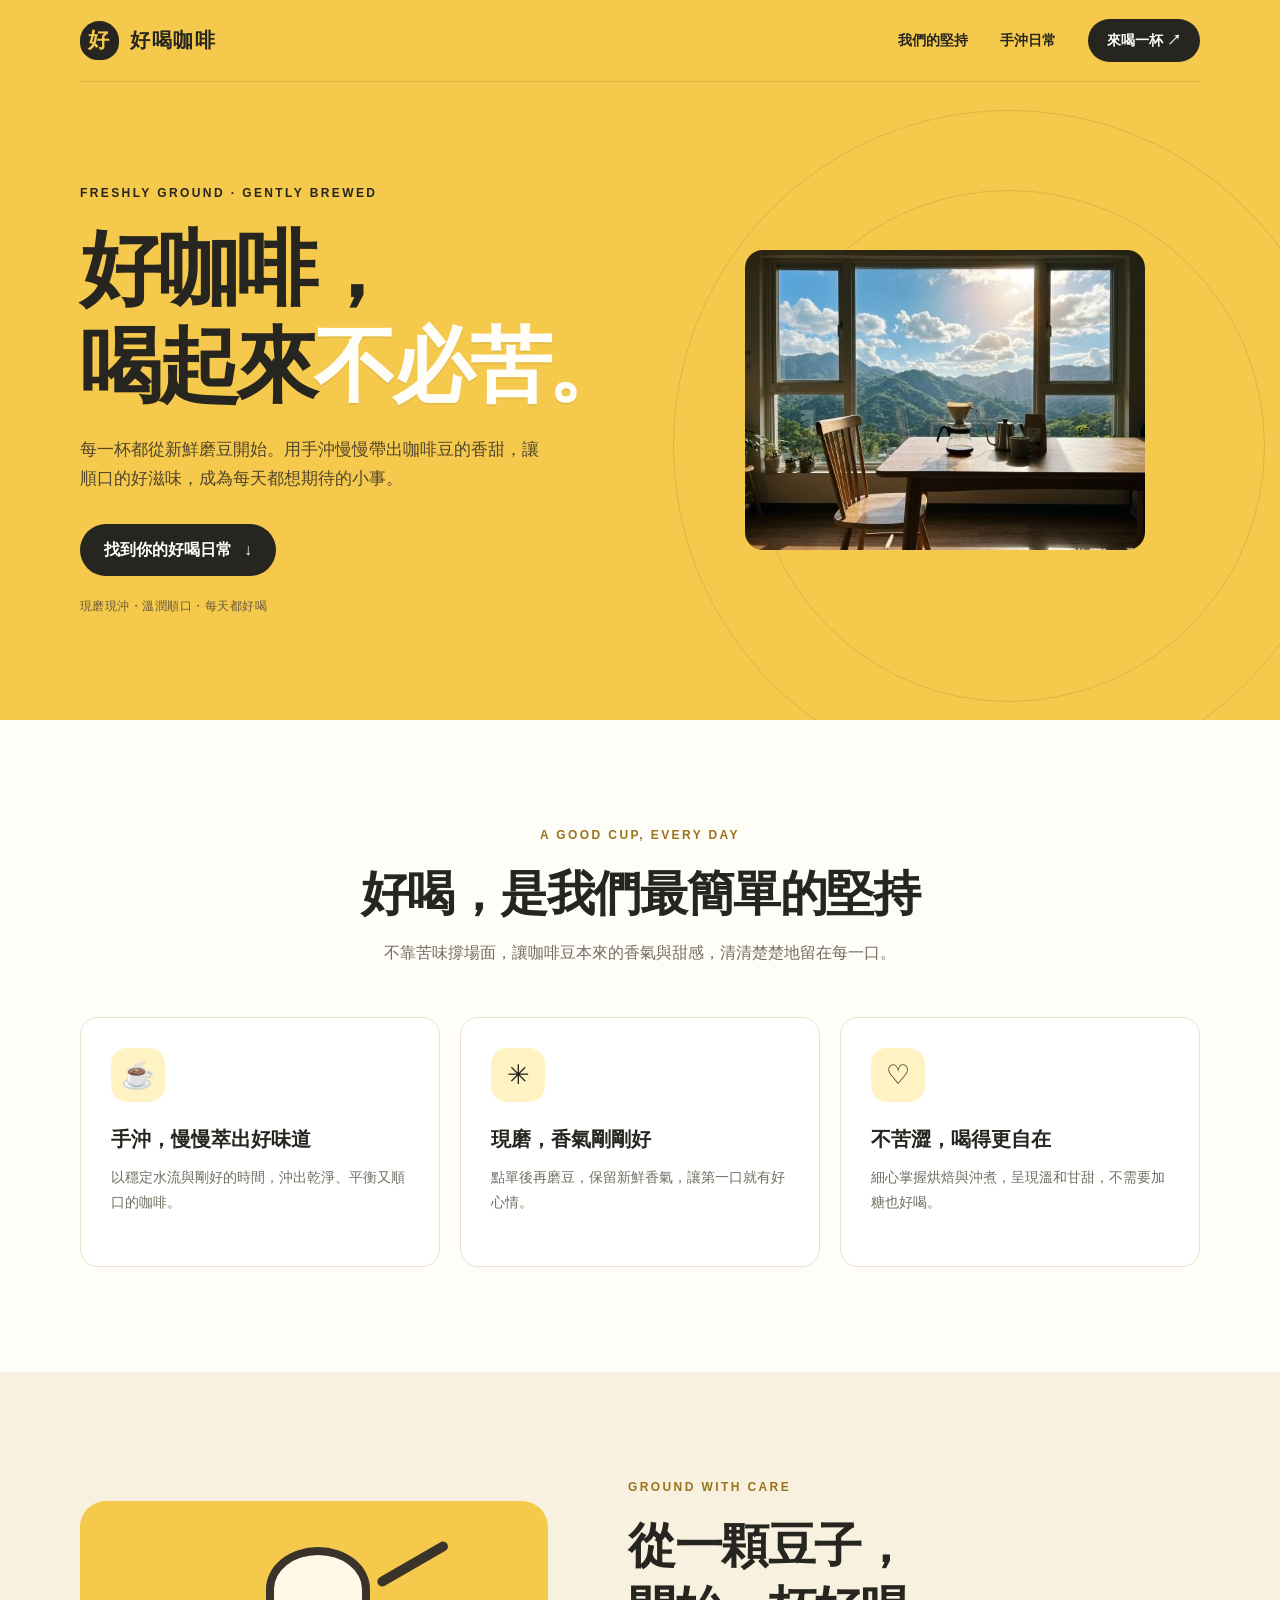
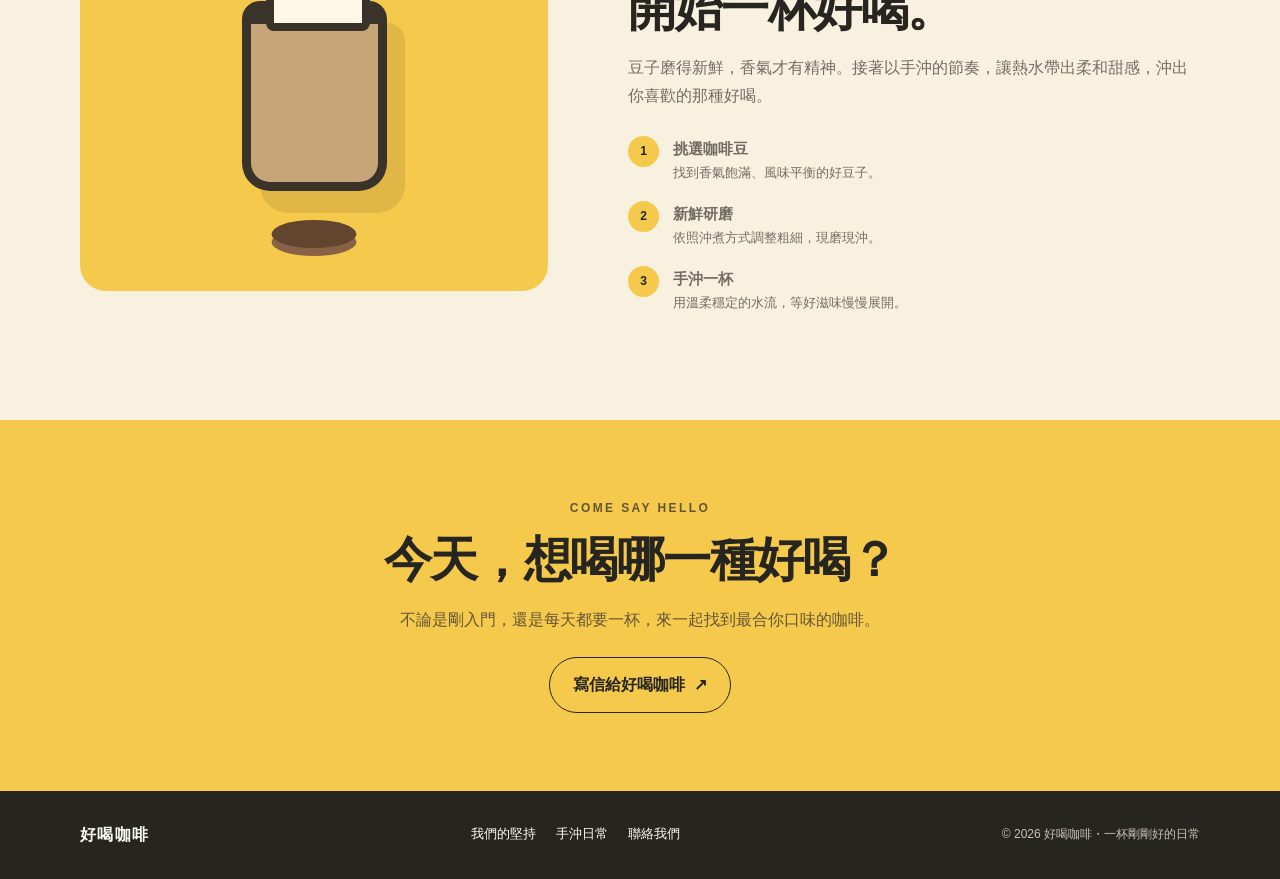
<file: onepage1/index.html>
<!doctype html>
<html lang="zh-Hant">
<head>
  <meta charset="utf-8">
  <meta name="viewport" content="width=device-width, initial-scale=1">
  <meta name="description" content="好喝咖啡，從新鮮磨豆與細心手沖開始。探索溫潤順口、不苦澀的日常咖啡。">
  <meta name="theme-color" content="#f5c94c">
  <title>好喝咖啡｜每一口，都剛剛好。</title>
  <style>
    :root {
      color-scheme: light;
      --yellow: #f5c94c;
      --yellow-light: #fff3c4;
      --ink: #27251f;
      --muted: #716d62;
      --cream: #fffdf7;
      --brown: #684a32;
      --line: #e9e1cd;
      --shadow: 0 18px 50px rgba(74, 56, 22, .12);
    }
    * { box-sizing: border-box; }
    html { scroll-behavior: smooth; }
    body { margin: 0; color: var(--ink); background: var(--cream); font-family: "Noto Sans TC", "Microsoft JhengHei", sans-serif; line-height: 1.75; }
    a { color: inherit; text-decoration: none; }
    button { font: inherit; }
    .wrap { width: min(1120px, calc(100% - 48px)); margin-inline: auto; }
    .skip-link { position: fixed; z-index: 20; top: 10px; left: 10px; padding: 10px 16px; transform: translateY(-150%); background: white; }
    .skip-link:focus { transform: translateY(0); }
    .header { position: absolute; z-index: 5; inset: 0 0 auto; }
    .nav { min-height: 82px; display: flex; align-items: center; justify-content: space-between; border-bottom: 1px solid rgba(39,37,31,.12); }
    .brand { display: flex; align-items: center; gap: 11px; font-size: 20px; font-weight: 900; letter-spacing: .08em; }
    .brand-mark { display: grid; width: 39px; height: 39px; place-items: center; border-radius: 50% 50% 45% 45%; background: var(--ink); color: var(--yellow); font-size: 21px; }
    .nav-links { display: flex; align-items: center; gap: 32px; font-size: 14px; font-weight: 700; }
    .nav-links a:not(.nav-cta):hover { color: var(--brown); }
    .nav-cta { padding: 9px 19px; border-radius: 99px; background: var(--ink); color: white; transition: background .2s, transform .2s; }
    .nav-cta:hover { background: var(--brown); transform: translateY(-2px); }
    .menu-toggle { display: none; border: 0; background: transparent; font-size: 25px; cursor: pointer; }
    .hero { position: relative; min-height: 720px; display: grid; align-items: center; overflow: hidden; background: var(--yellow); }
    .hero::before, .hero::after { content: ""; position: absolute; border: 1px solid rgba(39,37,31,.12); border-radius: 50%; pointer-events: none; }
    .hero::before { width: 670px; height: 670px; right: -65px; top: 110px; }
    .hero::after { width: 510px; height: 510px; right: 15px; top: 190px; }
    .hero-grid { position: relative; z-index: 1; display: grid; grid-template-columns: 1fr .9fr; gap: 45px; align-items: center; padding-top: 80px; }
    .eyebrow { margin: 0 0 17px; font-size: 12px; font-weight: 900; letter-spacing: .2em; }
    h1, h2, p { margin-top: 0; }
    h1 { max-width: 620px; margin-bottom: 20px; font-size: clamp(46px, 7vw, 82px); line-height: 1.18; letter-spacing: -.05em; }
    h1 span { color: #fffdf7; text-shadow: 0 2px 0 rgba(39,37,31,.08); }
    .hero-copy { max-width: 470px; margin-bottom: 30px; color: #51452d; font-size: 17px; }
    .button { display: inline-flex; min-height: 52px; align-items: center; justify-content: center; gap: 12px; padding: 12px 24px; border: 0; border-radius: 99px; background: var(--ink); color: white; font-weight: 800; transition: transform .2s, box-shadow .2s; }
    .button:hover { transform: translateY(-3px); box-shadow: 0 10px 25px rgba(39,37,31,.2); }
    :focus-visible { outline: 3px solid #6c4b23; outline-offset: 4px; }
    .hero-note { margin: 20px 0 0; color: #675a3e; font-size: 12px; letter-spacing: .04em; }
    .hero-image { display: block; width: min(400px, 100%); height: 300px; justify-self: center; border-radius: 18px; object-fit: cover; }
    .section { padding: 105px 0; }
    .section-head { max-width: 640px; margin: 0 auto 50px; text-align: center; }
    .section-head .eyebrow { color: #9a741c; }
    h2 { margin-bottom: 14px; font-size: clamp(32px, 4.5vw, 48px); line-height: 1.3; letter-spacing: -.03em; }
    .section-head p:last-child { margin-bottom: 0; color: var(--muted); }
    .promise-grid { display: grid; grid-template-columns: repeat(3, 1fr); gap: 20px; }
    .promise { min-height: 250px; padding: 30px; border: 1px solid var(--line); border-radius: 18px; background: white; }
    .promise-icon { display: grid; width: 54px; height: 54px; margin-bottom: 20px; place-items: center; border-radius: 16px; background: var(--yellow-light); font-size: 27px; }
    .promise h3 { margin: 0 0 8px; font-size: 20px; }
    .promise p { margin: 0; color: var(--muted); font-size: 14px; }
    .feature { overflow: hidden; background: #f8f1df; }
    .feature-grid { display: grid; grid-template-columns: .9fr 1.1fr; gap: 80px; align-items: center; }
    .grinder-scene { position: relative; display: grid; min-height: 390px; place-items: center; border-radius: 26px; background: var(--yellow); }
    .grinder { position: relative; width: 145px; height: 190px; border: 9px solid #3a332a; border-top-width: 23px; border-radius: 18px 18px 28px 28px; background: #c6a578; box-shadow: 18px 22px 0 rgba(76,54,29,.12); }
    .grinder::before { content: ""; position: absolute; top: -77px; left: 15px; width: 88px; height: 68px; border: 8px solid #3a332a; border-radius: 50% 50% 8px 8px; background: #fff8e6; }
    .grinder::after { content: ""; position: absolute; top: -45px; right: -80px; width: 80px; height: 10px; border-radius: 10px; background: #3a332a; transform: rotate(-30deg); transform-origin: left; }
    .ground-coffee { position: absolute; bottom: 43px; left: 50%; width: 85px; height: 28px; transform: translateX(-50%); border-radius: 50%; background: #62442f; box-shadow: 0 8px 0 #886246; }
    .feature-copy .eyebrow { color: #9a741c; }
    .feature-copy p { color: var(--muted); }
    .steps { display: grid; gap: 16px; margin: 26px 0 0; padding: 0; list-style: none; }
    .steps li { display: flex; gap: 14px; align-items: flex-start; }
    .step-no { flex: 0 0 31px; display: grid; width: 31px; height: 31px; place-items: center; border-radius: 50%; background: var(--yellow); font-size: 12px; font-weight: 900; }
    .steps b { display: block; font-size: 15px; }
    .steps span:last-child { color: var(--muted); font-size: 13px; }
    .visit { padding: 78px 0; background: var(--yellow); text-align: center; }
    .visit .eyebrow { margin-bottom: 10px; }
    .visit p { margin-bottom: 23px; color: #625637; }
    .contact-link { display: inline-flex; gap: 9px; align-items: center; padding: 13px 23px; border: 1px solid var(--ink); border-radius: 99px; font-weight: 800; }
    .contact-link:hover { background: var(--ink); color: white; }
    footer { padding: 30px 0; background: var(--ink); color: #fffdf7; }
    .footer-row { display: flex; justify-content: space-between; align-items: center; gap: 20px; }
    .footer-row p { margin: 0; color: #c8c2b5; font-size: 12px; }
    .footer-brand { font-weight: 900; letter-spacing: .08em; }
    .footer-links { display: flex; gap: 20px; font-size: 13px; }
    .footer-links a:hover { color: var(--yellow); }
    .reveal { opacity: 0; transform: translateY(18px); transition: opacity .7s ease, transform .7s ease; }
    .reveal.visible { opacity: 1; transform: none; }
    @media (prefers-reduced-motion: reduce) { *, *::before, *::after { scroll-behavior: auto !important; animation-duration: .01ms !important; transition-duration: .01ms !important; } .reveal { opacity: 1; transform: none; } }
    @media (max-width: 760px) {
      .wrap { width: min(100% - 36px, 560px); }
      .nav { min-height: 70px; }
      .menu-toggle { display: block; }
      .nav-links { position: absolute; top: 70px; right: 18px; left: 18px; display: none; align-items: stretch; gap: 0; padding: 10px 18px; border: 1px solid var(--line); border-radius: 16px; background: var(--cream); box-shadow: var(--shadow); }
      .nav-links.open { display: flex; flex-direction: column; }
      .nav-links a { padding: 12px 4px; }
      .nav-cta { margin: 5px 0 8px; text-align: center; }
      .hero { min-height: 0; padding-bottom: 20px; }
      .hero-grid { grid-template-columns: 1fr; gap: 0; padding-top: 130px; }
      .hero-copy { font-size: 15px; }
      .hero-image { width: min(400px, 100%); height: 300px; margin: 24px auto 0; }
      .hero::before { top: 440px; right: -210px; }
      .hero::after { top: 480px; right: -140px; }
      .section { padding: 76px 0; }
      .promise-grid { grid-template-columns: 1fr; gap: 13px; }
      .promise { min-height: 0; padding: 24px; }
      .promise-icon { margin-bottom: 13px; }
      .feature-grid { grid-template-columns: 1fr; gap: 42px; }
      .grinder-scene { min-height: 300px; }
      .footer-row { flex-direction: column; align-items: flex-start; }
    }
  </style>
</head>
<body>
  <a class="skip-link" href="#main">跳至主要內容</a>
  <header class="header">
    <nav class="nav wrap" aria-label="主要導覽">
      <a class="brand" href="#top" aria-label="好喝咖啡首頁"><span class="brand-mark" aria-hidden="true">好</span><span>好喝咖啡</span></a>
      <button class="menu-toggle" type="button" aria-label="開啟導覽選單" aria-expanded="false" aria-controls="navLinks">☰</button>
      <div class="nav-links" id="navLinks"><a href="#promise">我們的堅持</a><a href="#craft">手沖日常</a><a href="#visit" class="nav-cta">來喝一杯 <span aria-hidden="true">↗</span></a></div>
    </nav>
  </header>

  <main id="main">
    <section class="hero" id="top" aria-labelledby="heroTitle">
      <div class="hero-grid wrap">
        <div>
          <p class="eyebrow">FRESHLY GROUND · GENTLY BREWED</p>
          <h1 id="heroTitle">好咖啡，<br>喝起來<span>不必苦。</span></h1>
          <p class="hero-copy">每一杯都從新鮮磨豆開始。用手沖慢慢帶出咖啡豆的香甜，讓順口的好滋味，成為每天都想期待的小事。</p>
          <a class="button" href="#promise">找到你的好喝日常 <span aria-hidden="true">↓</span></a>
          <p class="hero-note">現磨現沖・溫潤順口・每天都好喝</p>
        </div>
        <img class="hero-image" src="images/hero.jpg" alt="窗邊山景前的手沖咖啡與咖啡器具" width="400" height="300">
      </div>
    </section>

    <section class="section" id="promise" aria-labelledby="promiseTitle">
      <div class="wrap">
        <div class="section-head reveal"><p class="eyebrow">A GOOD CUP, EVERY DAY</p><h2 id="promiseTitle">好喝，是我們最簡單的堅持</h2><p>不靠苦味撐場面，讓咖啡豆本來的香氣與甜感，清清楚楚地留在每一口。</p></div>
        <div class="promise-grid">
          <article class="promise reveal"><div class="promise-icon" aria-hidden="true">☕</div><h3>手沖，慢慢萃出好味道</h3><p>以穩定水流與剛好的時間，沖出乾淨、平衡又順口的咖啡。</p></article>
          <article class="promise reveal"><div class="promise-icon" aria-hidden="true">✳</div><h3>現磨，香氣剛剛好</h3><p>點單後再磨豆，保留新鮮香氣，讓第一口就有好心情。</p></article>
          <article class="promise reveal"><div class="promise-icon" aria-hidden="true">♡</div><h3>不苦澀，喝得更自在</h3><p>細心掌握烘焙與沖煮，呈現溫和甘甜，不需要加糖也好喝。</p></article>
        </div>
      </div>
    </section>

    <section class="section feature" id="craft" aria-labelledby="craftTitle">
      <div class="feature-grid wrap">
        <div class="grinder-scene reveal" role="img" aria-label="咖啡磨豆器與剛磨好的咖啡粉"><div class="grinder"></div><div class="ground-coffee"></div></div>
        <div class="feature-copy reveal"><p class="eyebrow">GROUND WITH CARE</p><h2 id="craftTitle">從一顆豆子，<br>開始一杯好喝。</h2><p>豆子磨得新鮮，香氣才有精神。接著以手沖的節奏，讓熱水帶出柔和甜感，沖出你喜歡的那種好喝。</p>
          <ol class="steps"><li><span class="step-no">1</span><span><b>挑選咖啡豆</b><span>找到香氣飽滿、風味平衡的好豆子。</span></span></li><li><span class="step-no">2</span><span><b>新鮮研磨</b><span>依照沖煮方式調整粗細，現磨現沖。</span></span></li><li><span class="step-no">3</span><span><b>手沖一杯</b><span>用溫柔穩定的水流，等好滋味慢慢展開。</span></span></li></ol>
        </div>
      </div>
    </section>

    <section class="visit" id="visit" aria-labelledby="visitTitle"><div class="wrap reveal"><p class="eyebrow">COME SAY HELLO</p><h2 id="visitTitle">今天，想喝哪一種好喝？</h2><p>不論是剛入門，還是每天都要一杯，來一起找到最合你口味的咖啡。</p><a class="contact-link" href="mailto:hello@haohcoffee.tw?subject=%E6%83%B3%E5%96%9D%E4%B8%80%E6%9D%AF%E5%A5%BD%E5%92%96%E5%95%A1">寫信給好喝咖啡 <span aria-hidden="true">↗</span></a></div></section>
  </main>

  <footer><div class="footer-row wrap"><a href="#top" class="footer-brand">好喝咖啡</a><div class="footer-links"><a href="#promise">我們的堅持</a><a href="#craft">手沖日常</a><a href="mailto:hello@haohcoffee.tw">聯絡我們</a></div><p>© 2026 好喝咖啡・一杯剛剛好的日常</p></div></footer>
  <script>
    const menuButton = document.querySelector('.menu-toggle');
    const navLinks = document.getElementById('navLinks');
    menuButton.addEventListener('click', () => {
      const isOpen = navLinks.classList.toggle('open');
      menuButton.setAttribute('aria-expanded', String(isOpen));
      menuButton.setAttribute('aria-label', isOpen ? '關閉導覽選單' : '開啟導覽選單');
      menuButton.textContent = isOpen ? '×' : '☰';
    });
    navLinks.querySelectorAll('a').forEach(link => link.addEventListener('click', () => {
      navLinks.classList.remove('open');
      menuButton.setAttribute('aria-expanded', 'false');
      menuButton.setAttribute('aria-label', '開啟導覽選單');
      menuButton.textContent = '☰';
    }));
    const revealItems = document.querySelectorAll('.reveal');
    if ('IntersectionObserver' in window && !window.matchMedia('(prefers-reduced-motion: reduce)').matches) {
      const observer = new IntersectionObserver(entries => entries.forEach(entry => {
        if (entry.isIntersecting) { entry.target.classList.add('visible'); observer.unobserve(entry.target); }
      }), { threshold: .12 });
      revealItems.forEach(item => observer.observe(item));
    } else {
      revealItems.forEach(item => item.classList.add('visible'));
    }
  </script>
</body>
</html>
</file>
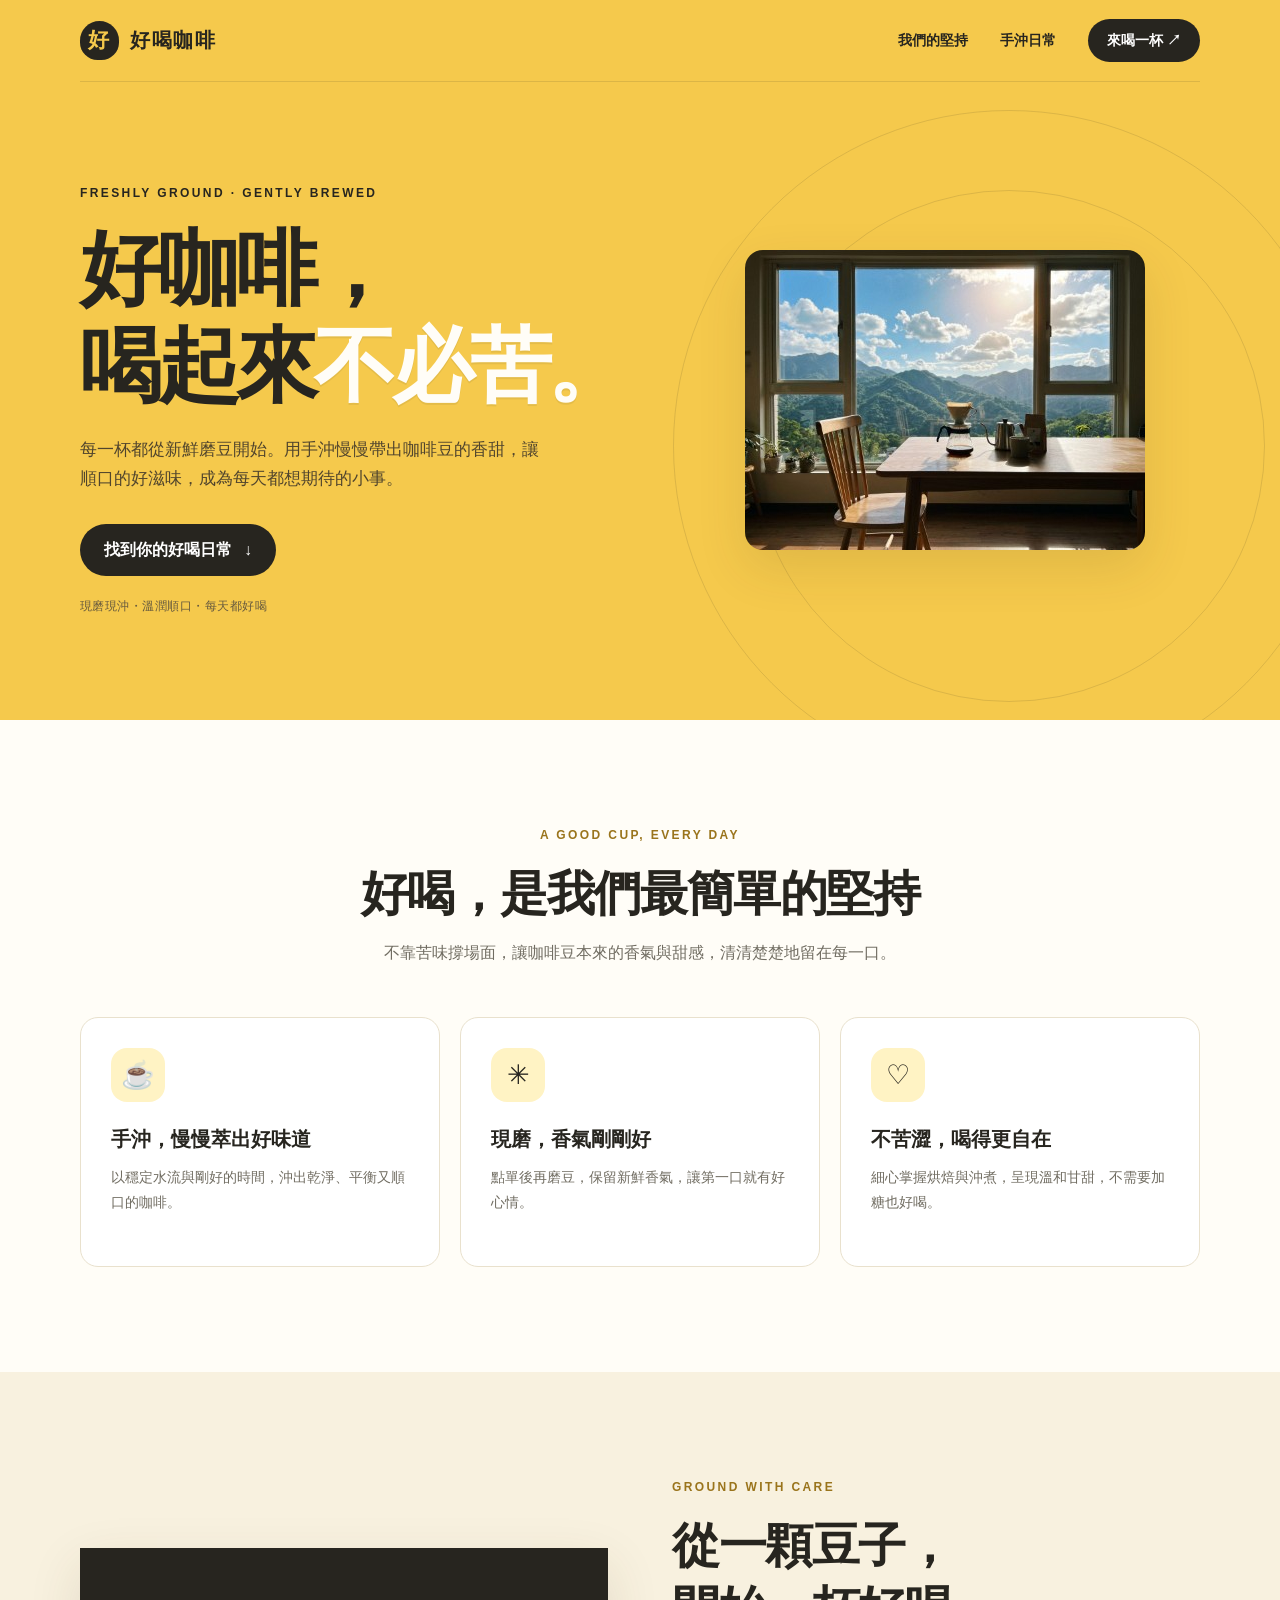
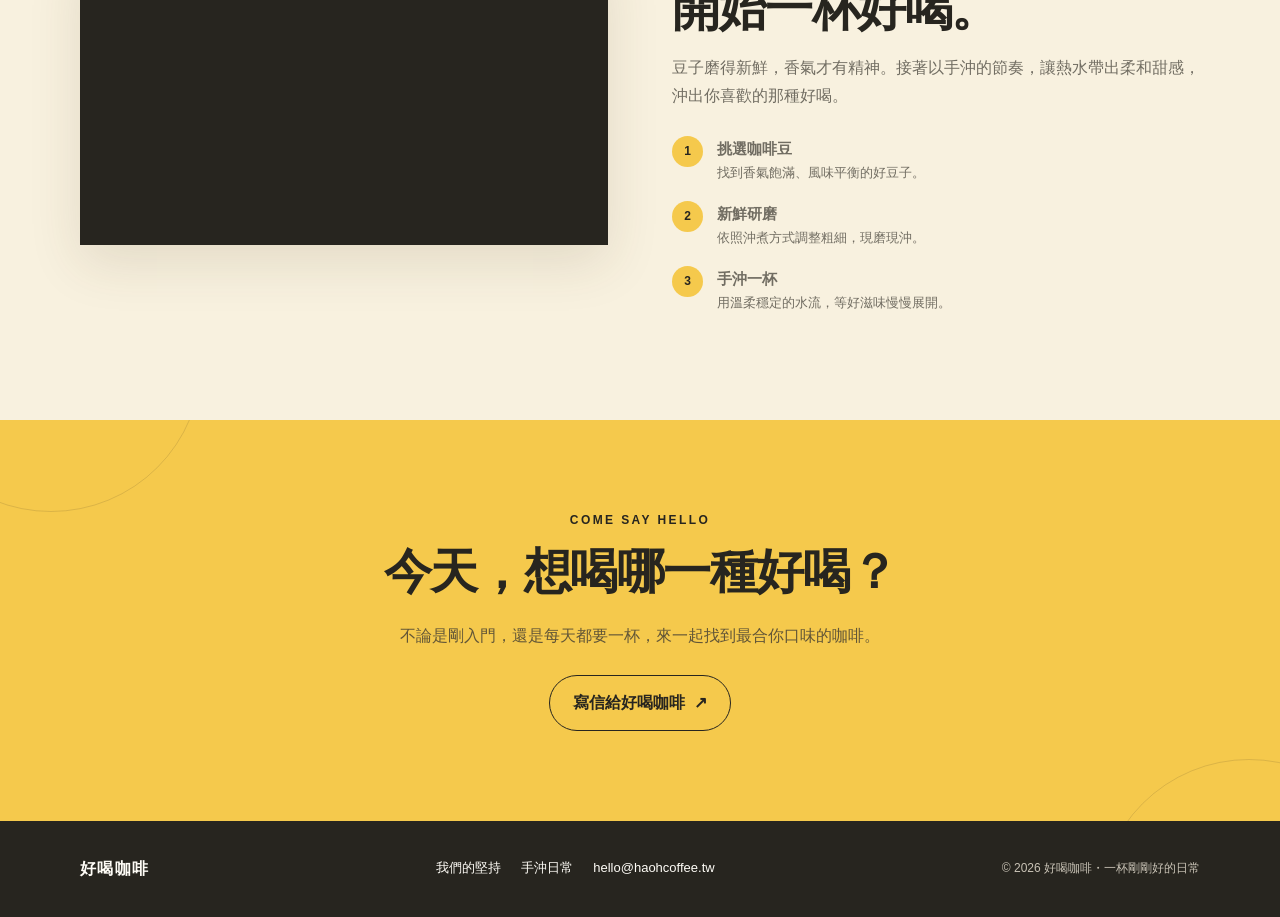
<file: onepage2/index.html>
<!doctype html>
<html lang="zh-Hant">
<head>
  <meta charset="utf-8">
  <meta name="viewport" content="width=device-width, initial-scale=1">
  <meta name="description" content="好喝咖啡，從新鮮磨豆與細心手沖開始。探索溫潤順口、不苦澀的日常咖啡。">
  <meta name="theme-color" content="#f5c94c">
  <title>好喝咖啡｜每一口，都剛剛好。</title>
  <style>
    :root {
      color-scheme: light;
      --yellow: #f5c94c;
      --yellow-light: #fff3c4;
      --ink: #27251f;
      --muted: #716d62;
      --cream: #fffdf7;
      --brown: #684a32;
      --line: #e9e1cd;
      --shadow: 0 18px 50px rgba(74, 56, 22, .12);
    }
    * { box-sizing: border-box; }
    html { scroll-behavior: smooth; }
    body { margin: 0; color: var(--ink); background: var(--cream); font-family: "Noto Sans TC", "Microsoft JhengHei", sans-serif; line-height: 1.75; }
    a { color: inherit; text-decoration: none; }
    button { font: inherit; cursor: pointer; }
    .wrap { width: min(1120px, calc(100% - 48px)); margin-inline: auto; }
    :focus-visible { outline: 3px solid #6c4b23; outline-offset: 4px; }
    .skip-link { position: fixed; z-index: 20; top: 10px; left: 10px; padding: 10px 16px; transform: translateY(-150%); background: #fff; }
    .skip-link:focus { transform: translateY(0); }
    .header { position: absolute; z-index: 5; inset: 0 0 auto; }
    .nav { min-height: 82px; display: flex; align-items: center; justify-content: space-between; border-bottom: 1px solid rgba(39,37,31,.12); }
    .brand { display: flex; align-items: center; gap: 11px; font-size: 20px; font-weight: 900; letter-spacing: .08em; }
    .brand-mark { display: grid; width: 39px; height: 39px; place-items: center; border-radius: 50% 50% 45% 45%; background: var(--ink); color: var(--yellow); font-size: 21px; }
    .nav-links { display: flex; align-items: center; gap: 32px; font-size: 14px; font-weight: 700; }
    .nav-links a:not(.nav-cta):hover { color: var(--brown); }
    .nav-cta { padding: 9px 19px; border-radius: 99px; background: var(--ink); color: #fff; transition: background .2s, transform .2s; }
    .nav-cta:hover { background: var(--brown); transform: translateY(-2px); }
    .menu-toggle { display: none; border: 0; background: transparent; font-size: 25px; }
    .hero { position: relative; min-height: 720px; display: grid; align-items: center; overflow: hidden; background: var(--yellow); }
    .hero::before, .hero::after { position: absolute; border: 1px solid rgba(39,37,31,.12); border-radius: 50%; pointer-events: none; content: ""; }
    .hero::before { top: 110px; right: -65px; width: 670px; height: 670px; }
    .hero::after { top: 190px; right: 15px; width: 510px; height: 510px; }
    .hero-grid { position: relative; z-index: 1; display: grid; grid-template-columns: 1fr .9fr; gap: 45px; align-items: center; padding-top: 80px; }
    .eyebrow { margin: 0 0 17px; font-size: 12px; font-weight: 900; letter-spacing: .2em; }
    h1, h2, p { margin-top: 0; }
    h1 { max-width: 620px; margin-bottom: 20px; font-size: clamp(46px, 7vw, 82px); line-height: 1.18; letter-spacing: -.05em; }
    h1 span { color: var(--cream); text-shadow: 0 2px 0 rgba(39,37,31,.08); }
    .hero-copy { max-width: 470px; margin-bottom: 30px; color: #51452d; font-size: 17px; }
    .button { display: inline-flex; min-height: 52px; align-items: center; justify-content: center; gap: 12px; padding: 12px 24px; border: 0; border-radius: 99px; background: var(--ink); color: #fff; font-weight: 800; transition: transform .2s, box-shadow .2s; }
    .button:hover { transform: translateY(-3px); box-shadow: 0 10px 25px rgba(39,37,31,.2); }
    .hero-note { margin: 20px 0 0; color: #675a3e; font-size: 12px; letter-spacing: .04em; }
    .hero-image { display: block; width: 400px; max-width: 100%; height: auto; aspect-ratio: 4 / 3; justify-self: center; border-radius: 18px; object-fit: cover; box-shadow: var(--shadow); }
    .section { padding: 105px 0; }
    .section-head { max-width: 640px; margin: 0 auto 50px; text-align: center; }
    .section-head .eyebrow, .feature-copy .eyebrow { color: #9a741c; }
    h2 { margin-bottom: 14px; font-size: clamp(32px, 4.5vw, 48px); line-height: 1.3; letter-spacing: -.03em; }
    .section-head p:last-child { margin-bottom: 0; color: var(--muted); }
    .promise-grid { display: grid; grid-template-columns: repeat(3, 1fr); gap: 20px; }
    .promise { min-height: 250px; padding: 30px; border: 1px solid var(--line); border-radius: 18px; background: #fff; }
    .promise-icon { display: grid; width: 54px; height: 54px; margin-bottom: 20px; place-items: center; border-radius: 16px; background: var(--yellow-light); font-size: 27px; }
    .promise h3 { margin: 0 0 8px; font-size: 20px; }
    .promise p { margin: 0; color: var(--muted); font-size: 14px; }
    .feature { overflow: hidden; background: #f8f1df; }
    .feature-grid { display: grid; grid-template-columns: 1fr 1fr; gap: 64px; align-items: center; }
    .video-frame { width: 100%; max-width: 560px; aspect-ratio: 16 / 9; background: var(--ink); box-shadow: var(--shadow); }
    .video-frame iframe { display: block; width: 100%; height: 100%; border: 0; }
    .feature-copy > p:not(.eyebrow) { color: var(--muted); }
    .steps { display: grid; gap: 16px; margin: 26px 0 0; padding: 0; list-style: none; }
    .steps li { display: flex; gap: 14px; align-items: flex-start; }
    .step-no { flex: 0 0 31px; display: grid; width: 31px; height: 31px; place-items: center; border-radius: 50%; background: var(--yellow); font-size: 12px; font-weight: 900; }
    .steps b { display: block; font-size: 15px; }
    .steps span:last-child { color: var(--muted); font-size: 13px; }
    .visit { position: relative; overflow: hidden; padding: 90px 0; background: var(--yellow); text-align: center; }
    .visit::before, .visit::after { position: absolute; width: 300px; height: 300px; border: 1px solid rgba(39,37,31,.13); border-radius: 50%; content: ""; }
    .visit::before { top: -210px; left: -100px; }
    .visit::after { right: -120px; bottom: -240px; }
    .visit-inner { position: relative; z-index: 1; max-width: 700px; margin-inline: auto; }
    .visit .eyebrow { margin-bottom: 10px; }
    .visit h2 { margin: 0; }
    .visit p:not(.eyebrow) { margin: 18px auto 25px; color: #625637; }
    .contact-link { display: inline-flex; min-height: 52px; align-items: center; gap: 9px; padding: 13px 23px; border: 1px solid var(--ink); border-radius: 99px; font-weight: 800; transition: color .2s, background .2s; }
    .contact-link:hover { background: var(--ink); color: #fff; }
    .site-footer { padding: 34px 0; background: var(--ink); color: var(--cream); }
    .footer-row { display: flex; justify-content: space-between; align-items: center; gap: 24px; }
    .footer-brand { font-weight: 900; letter-spacing: .08em; }
    .footer-links { display: flex; gap: 20px; font-size: 13px; }
    .footer-links a:hover { color: var(--yellow); }
    .footer-row p { margin: 0; color: #c8c2b5; font-size: 12px; }
    .reveal { opacity: 1; transform: none; }
    .reveal-ready .reveal { opacity: 0; transform: translateY(18px); transition: opacity .7s ease, transform .7s ease; }
    .reveal-ready .reveal.visible { opacity: 1; transform: none; }
    @media (max-width: 760px) {
      .wrap { width: min(calc(100% - 36px), 560px); }
      .nav { min-height: 70px; }
      .menu-toggle { display: block; }
      .nav-links { position: absolute; top: 70px; right: 18px; left: 18px; display: none; align-items: stretch; gap: 0; padding: 10px 18px; border: 1px solid var(--line); border-radius: 16px; background: var(--cream); box-shadow: var(--shadow); }
      .nav-links.open { display: flex; flex-direction: column; }
      .nav-links a { padding: 12px 4px; }
      .nav-cta { margin: 5px 0 8px; text-align: center; }
      .hero { min-height: 0; padding-bottom: 30px; }
      .hero-grid { grid-template-columns: 1fr; gap: 0; padding-top: 120px; }
      .hero-copy { font-size: 15px; }
      .hero-image { margin-top: 27px; }
      .hero::before { top: 440px; right: -210px; }
      .hero::after { top: 480px; right: -140px; }
      .section { padding: 76px 0; }
      .promise-grid { grid-template-columns: 1fr; gap: 13px; }
      .promise { min-height: 0; padding: 24px; }
      .promise-icon { margin-bottom: 13px; }
      .feature-grid { grid-template-columns: 1fr; gap: 42px; }
      .video-frame { justify-self: center; }
      .footer-row { flex-direction: column; align-items: flex-start; }
      .footer-links { flex-wrap: wrap; gap: 12px 20px; }
    }
    @media (prefers-reduced-motion: reduce) {
      html { scroll-behavior: auto; }
      *, *::before, *::after { animation-duration: .01ms !important; transition-duration: .01ms !important; animation-iteration-count: 1 !important; }
      .reveal-ready .reveal { opacity: 1; transform: none; }
    }
  </style>
</head>
<body>
  <a class="skip-link" href="#main">跳至主要內容</a>
  <header class="header">
    <nav class="nav wrap" aria-label="主要導覽">
      <a class="brand" href="#top" aria-label="好喝咖啡首頁"><span class="brand-mark" aria-hidden="true">好</span><span>好喝咖啡</span></a>
      <button class="menu-toggle" type="button" aria-label="開啟導覽選單" aria-expanded="false" aria-controls="navLinks">☰</button>
      <div class="nav-links" id="navLinks"><a href="#promise">我們的堅持</a><a href="#craft">手沖日常</a><a href="#visit" class="nav-cta">來喝一杯 <span aria-hidden="true">↗</span></a></div>
    </nav>
  </header>
  <main id="main">
    <section class="hero" id="top" aria-labelledby="heroTitle">
      <div class="hero-grid wrap">
        <div>
          <p class="eyebrow">FRESHLY GROUND · GENTLY BREWED</p>
          <h1 id="heroTitle">好咖啡，<br>喝起來<span>不必苦。</span></h1>
          <p class="hero-copy">每一杯都從新鮮磨豆開始。用手沖慢慢帶出咖啡豆的香甜，讓順口的好滋味，成為每天都想期待的小事。</p>
          <a class="button" href="#promise">找到你的好喝日常 <span aria-hidden="true">↓</span></a>
          <p class="hero-note">現磨現沖・溫潤順口・每天都好喝</p>
        </div>
        <img class="hero-image" src="images/hero.jpg" width="400" height="300" alt="窗邊山景前的手沖咖啡與咖啡器具">
      </div>
    </section>
    <section class="section" id="promise" aria-labelledby="promiseTitle">
      <div class="wrap">
        <div class="section-head reveal"><p class="eyebrow">A GOOD CUP, EVERY DAY</p><h2 id="promiseTitle">好喝，是我們最簡單的堅持</h2><p>不靠苦味撐場面，讓咖啡豆本來的香氣與甜感，清清楚楚地留在每一口。</p></div>
        <div class="promise-grid">
          <article class="promise reveal"><div class="promise-icon" aria-hidden="true">☕</div><h3>手沖，慢慢萃出好味道</h3><p>以穩定水流與剛好的時間，沖出乾淨、平衡又順口的咖啡。</p></article>
          <article class="promise reveal"><div class="promise-icon" aria-hidden="true">✳</div><h3>現磨，香氣剛剛好</h3><p>點單後再磨豆，保留新鮮香氣，讓第一口就有好心情。</p></article>
          <article class="promise reveal"><div class="promise-icon" aria-hidden="true">♡</div><h3>不苦澀，喝得更自在</h3><p>細心掌握烘焙與沖煮，呈現溫和甘甜，不需要加糖也好喝。</p></article>
        </div>
      </div>
    </section>
    <section class="section feature" id="craft" aria-labelledby="craftTitle">
      <div class="feature-grid wrap">
        <div class="video-frame reveal">
          <iframe width="560" height="315" src="https://www.youtube.com/embed/hMOYa4EBntI" title="好喝咖啡手沖影片" loading="lazy" referrerpolicy="strict-origin-when-cross-origin" allow="accelerometer; autoplay; clipboard-write; encrypted-media; gyroscope; picture-in-picture; web-share" allowfullscreen></iframe>
        </div>
        <div class="feature-copy reveal">
          <p class="eyebrow">GROUND WITH CARE</p>
          <h2 id="craftTitle">從一顆豆子，<br>開始一杯好喝。</h2>
          <p>豆子磨得新鮮，香氣才有精神。接著以手沖的節奏，讓熱水帶出柔和甜感，沖出你喜歡的那種好喝。</p>
          <ol class="steps">
            <li><span class="step-no">1</span><span><b>挑選咖啡豆</b><span>找到香氣飽滿、風味平衡的好豆子。</span></span></li>
            <li><span class="step-no">2</span><span><b>新鮮研磨</b><span>依照沖煮方式調整粗細，現磨現沖。</span></span></li>
            <li><span class="step-no">3</span><span><b>手沖一杯</b><span>用溫柔穩定的水流，等好滋味慢慢展開。</span></span></li>
          </ol>
        </div>
      </div>
    </section>
    <section class="visit" id="visit" aria-labelledby="visitTitle">
      <div class="wrap visit-inner reveal"><p class="eyebrow">COME SAY HELLO</p><h2 id="visitTitle">今天，想喝哪一種好喝？</h2><p>不論是剛入門，還是每天都要一杯，來一起找到最合你口味的咖啡。</p><a class="contact-link" href="mailto:hello@haohcoffee.tw?subject=%E6%83%B3%E5%96%9D%E4%B8%80%E6%9D%AF%E5%A5%BD%E5%92%96%E5%95%A1">寫信給好喝咖啡 <span aria-hidden="true">↗</span></a></div>
    </section>
  </main>
  <footer class="site-footer">
    <div class="footer-row wrap"><a href="#top" class="footer-brand">好喝咖啡</a><div class="footer-links"><a href="#promise">我們的堅持</a><a href="#craft">手沖日常</a><a href="mailto:hello@haohcoffee.tw">hello@haohcoffee.tw</a></div><p>© 2026 好喝咖啡・一杯剛剛好的日常</p></div>
  </footer>
  <script>
    const menuButton = document.querySelector('.menu-toggle');
    const navLinks = document.getElementById('navLinks');
    const closeMenu = () => {
      navLinks.classList.remove('open');
      menuButton.setAttribute('aria-expanded', 'false');
      menuButton.setAttribute('aria-label', '開啟導覽選單');
      menuButton.textContent = '☰';
    };
    menuButton.addEventListener('click', () => {
      const isOpen = navLinks.classList.toggle('open');
      menuButton.setAttribute('aria-expanded', String(isOpen));
      menuButton.setAttribute('aria-label', isOpen ? '關閉導覽選單' : '開啟導覽選單');
      menuButton.textContent = isOpen ? '×' : '☰';
    });
    navLinks.querySelectorAll('a').forEach(link => link.addEventListener('click', closeMenu));

    const revealItems = document.querySelectorAll('.reveal');
    const prefersReducedMotion = window.matchMedia('(prefers-reduced-motion: reduce)').matches;
    if ('IntersectionObserver' in window && !prefersReducedMotion) {
      document.body.classList.add('reveal-ready');
      const observer = new IntersectionObserver(entries => {
        entries.forEach(entry => {
          if (entry.isIntersecting) {
            entry.target.classList.add('visible');
            observer.unobserve(entry.target);
          }
        });
      }, { threshold: .12 });
      revealItems.forEach(item => observer.observe(item));
    }
  </script>
</body>
</html>
</file>
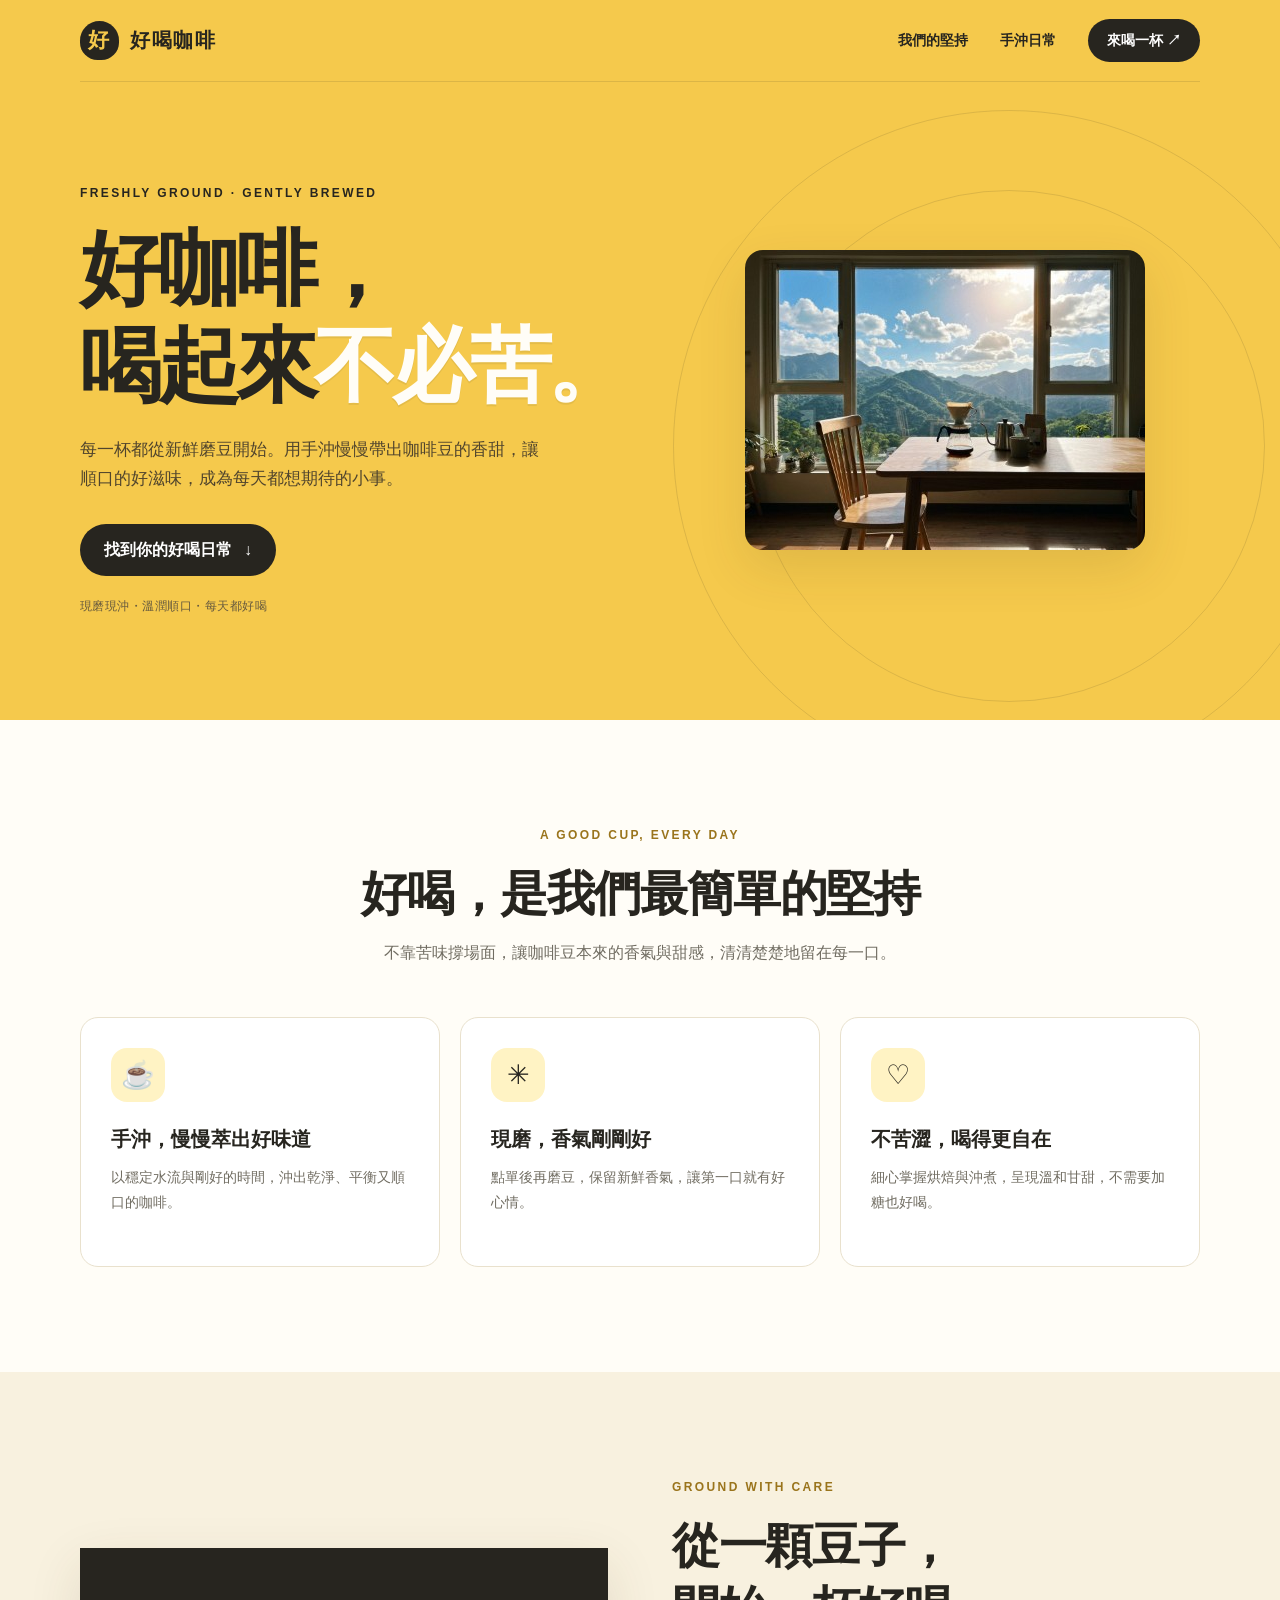
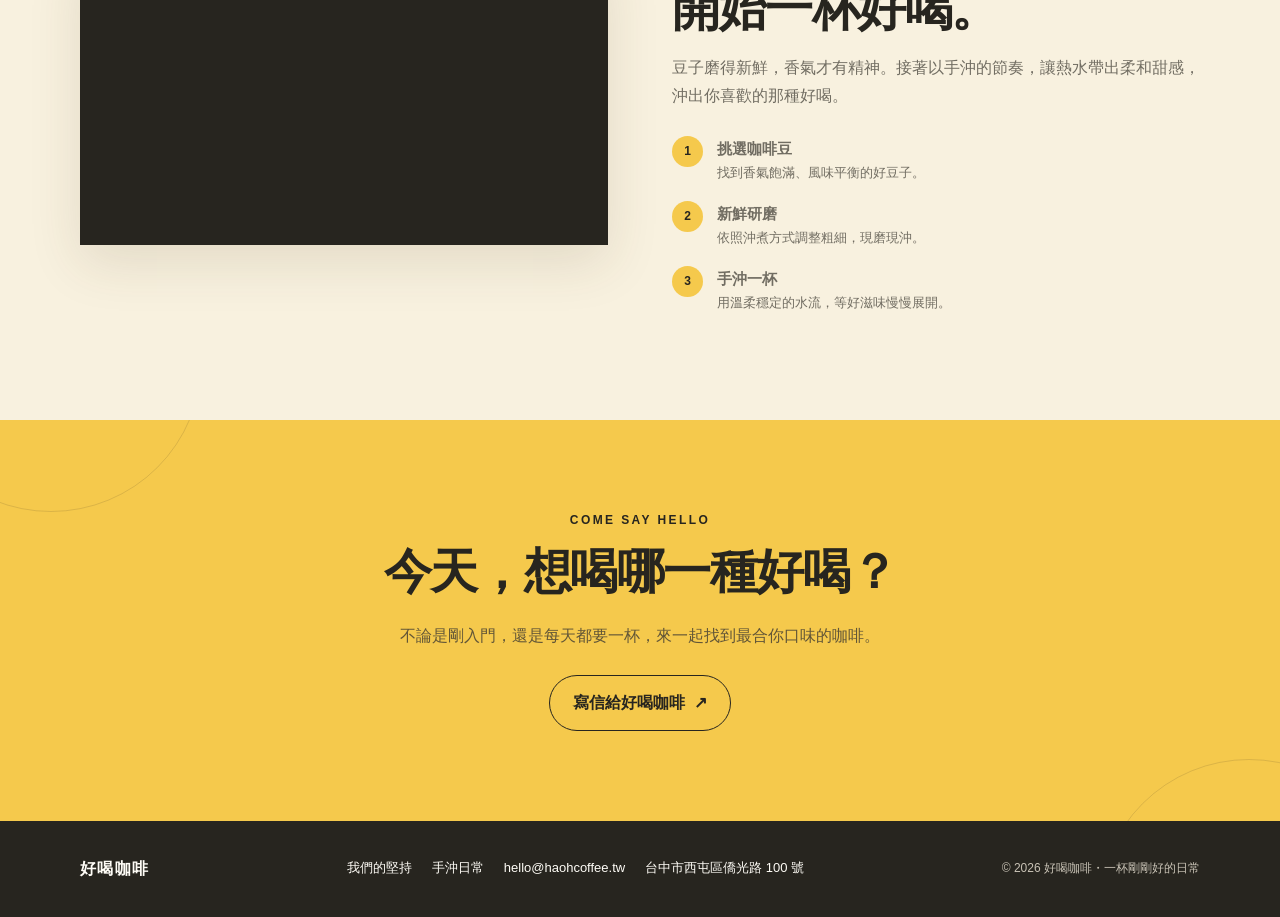
<file: onepage3/index.html>
<!doctype html>
<html lang="zh-Hant">
<head>
  <meta charset="utf-8">
  <meta name="viewport" content="width=device-width, initial-scale=1">
  <meta name="description" content="好喝咖啡，從新鮮磨豆與細心手沖開始。探索溫潤順口、不苦澀的日常咖啡。">
  <meta name="theme-color" content="#f5c94c">
  <title>好喝咖啡｜每一口，都剛剛好。</title>
  <style>
    :root {
      color-scheme: light;
      --yellow: #f5c94c;
      --yellow-light: #fff3c4;
      --ink: #27251f;
      --muted: #716d62;
      --cream: #fffdf7;
      --brown: #684a32;
      --line: #e9e1cd;
      --shadow: 0 18px 50px rgba(74, 56, 22, .12);
    }
    * { box-sizing: border-box; }
    html { scroll-behavior: smooth; }
    body { margin: 0; color: var(--ink); background: var(--cream); font-family: "Noto Sans TC", "Microsoft JhengHei", sans-serif; line-height: 1.75; }
    a { color: inherit; text-decoration: none; }
    button { font: inherit; cursor: pointer; }
    .wrap { width: min(1120px, calc(100% - 48px)); margin-inline: auto; }
    :focus-visible { outline: 3px solid #6c4b23; outline-offset: 4px; }
    .skip-link { position: fixed; z-index: 20; top: 10px; left: 10px; padding: 10px 16px; transform: translateY(-150%); background: #fff; }
    .skip-link:focus { transform: translateY(0); }
    .header { position: absolute; z-index: 5; inset: 0 0 auto; }
    .nav { min-height: 82px; display: flex; align-items: center; justify-content: space-between; border-bottom: 1px solid rgba(39,37,31,.12); }
    .brand { display: flex; align-items: center; gap: 11px; font-size: 20px; font-weight: 900; letter-spacing: .08em; }
    .brand-mark { display: grid; width: 39px; height: 39px; place-items: center; border-radius: 50% 50% 45% 45%; background: var(--ink); color: var(--yellow); font-size: 21px; }
    .nav-links { display: flex; align-items: center; gap: 32px; font-size: 14px; font-weight: 700; }
    .nav-links a:not(.nav-cta):hover { color: var(--brown); }
    .nav-cta { padding: 9px 19px; border-radius: 99px; background: var(--ink); color: #fff; transition: background .2s, transform .2s; }
    .nav-cta:hover { background: var(--brown); transform: translateY(-2px); }
    .menu-toggle { display: none; border: 0; background: transparent; font-size: 25px; }
    .hero { position: relative; min-height: 720px; display: grid; align-items: center; overflow: hidden; background: var(--yellow); }
    .hero::before, .hero::after { position: absolute; border: 1px solid rgba(39,37,31,.12); border-radius: 50%; pointer-events: none; content: ""; }
    .hero::before { top: 110px; right: -65px; width: 670px; height: 670px; }
    .hero::after { top: 190px; right: 15px; width: 510px; height: 510px; }
    .hero-grid { position: relative; z-index: 1; display: grid; grid-template-columns: 1fr .9fr; gap: 45px; align-items: center; padding-top: 80px; }
    .eyebrow { margin: 0 0 17px; font-size: 12px; font-weight: 900; letter-spacing: .2em; }
    h1, h2, p { margin-top: 0; }
    h1 { max-width: 620px; margin-bottom: 20px; font-size: clamp(46px, 7vw, 82px); line-height: 1.18; letter-spacing: -.05em; }
    h1 span { color: var(--cream); text-shadow: 0 2px 0 rgba(39,37,31,.08); }
    .hero-copy { max-width: 470px; margin-bottom: 30px; color: #51452d; font-size: 17px; }
    .button { display: inline-flex; min-height: 52px; align-items: center; justify-content: center; gap: 12px; padding: 12px 24px; border: 0; border-radius: 99px; background: var(--ink); color: #fff; font-weight: 800; transition: transform .2s, box-shadow .2s; }
    .button:hover { transform: translateY(-3px); box-shadow: 0 10px 25px rgba(39,37,31,.2); }
    .hero-note { margin: 20px 0 0; color: #675a3e; font-size: 12px; letter-spacing: .04em; }
    .hero-image { display: block; width: 400px; max-width: 100%; height: auto; aspect-ratio: 4 / 3; justify-self: center; border-radius: 18px; object-fit: cover; box-shadow: var(--shadow); }
    .section { padding: 105px 0; }
    .section-head { max-width: 640px; margin: 0 auto 50px; text-align: center; }
    .section-head .eyebrow, .feature-copy .eyebrow { color: #9a741c; }
    h2 { margin-bottom: 14px; font-size: clamp(32px, 4.5vw, 48px); line-height: 1.3; letter-spacing: -.03em; }
    .section-head p:last-child { margin-bottom: 0; color: var(--muted); }
    .promise-grid { display: grid; grid-template-columns: repeat(3, 1fr); gap: 20px; }
    .promise { min-height: 250px; padding: 30px; border: 1px solid var(--line); border-radius: 18px; background: #fff; }
    .promise-icon { display: grid; width: 54px; height: 54px; margin-bottom: 20px; place-items: center; border-radius: 16px; background: var(--yellow-light); font-size: 27px; }
    .promise h3 { margin: 0 0 8px; font-size: 20px; }
    .promise p { margin: 0; color: var(--muted); font-size: 14px; }
    .feature { overflow: hidden; background: #f8f1df; }
    .feature-grid { display: grid; grid-template-columns: 1fr 1fr; gap: 64px; align-items: center; }
    .video-frame { width: 100%; max-width: 560px; aspect-ratio: 16 / 9; background: var(--ink); box-shadow: var(--shadow); }
    .video-frame iframe { display: block; width: 100%; height: 100%; border: 0; }
    .feature-copy > p:not(.eyebrow) { color: var(--muted); }
    .steps { display: grid; gap: 16px; margin: 26px 0 0; padding: 0; list-style: none; }
    .steps li { display: flex; gap: 14px; align-items: flex-start; }
    .step-no { flex: 0 0 31px; display: grid; width: 31px; height: 31px; place-items: center; border-radius: 50%; background: var(--yellow); font-size: 12px; font-weight: 900; }
    .steps b { display: block; font-size: 15px; }
    .steps span:last-child { color: var(--muted); font-size: 13px; }
    .visit { position: relative; overflow: hidden; padding: 90px 0; background: var(--yellow); text-align: center; }
    .visit::before, .visit::after { position: absolute; width: 300px; height: 300px; border: 1px solid rgba(39,37,31,.13); border-radius: 50%; content: ""; }
    .visit::before { top: -210px; left: -100px; }
    .visit::after { right: -120px; bottom: -240px; }
    .visit-inner { position: relative; z-index: 1; max-width: 700px; margin-inline: auto; }
    .visit .eyebrow { margin-bottom: 10px; }
    .visit h2 { margin: 0; }
    .visit p:not(.eyebrow) { margin: 18px auto 25px; color: #625637; }
    .contact-link { display: inline-flex; min-height: 52px; align-items: center; gap: 9px; padding: 13px 23px; border: 1px solid var(--ink); border-radius: 99px; font-weight: 800; transition: color .2s, background .2s; }
    .contact-link:hover { background: var(--ink); color: #fff; }
    .site-footer { padding: 34px 0; background: var(--ink); color: var(--cream); }
    .footer-row { display: flex; justify-content: space-between; align-items: center; gap: 24px; }
    .footer-brand { font-weight: 900; letter-spacing: .08em; }
    .footer-links { display: flex; gap: 20px; font-size: 13px; }
    .footer-links a:hover { color: var(--yellow); }
    .footer-row p { margin: 0; color: #c8c2b5; font-size: 12px; }
    .reveal { opacity: 1; transform: none; }
    .reveal-ready .reveal { opacity: 0; transform: translateY(18px); transition: opacity .7s ease, transform .7s ease; }
    .reveal-ready .reveal.visible { opacity: 1; transform: none; }
    @media (max-width: 760px) {
      .wrap { width: min(calc(100% - 36px), 560px); }
      .nav { min-height: 70px; }
      .menu-toggle { display: block; }
      .nav-links { position: absolute; top: 70px; right: 18px; left: 18px; display: none; align-items: stretch; gap: 0; padding: 10px 18px; border: 1px solid var(--line); border-radius: 16px; background: var(--cream); box-shadow: var(--shadow); }
      .nav-links.open { display: flex; flex-direction: column; }
      .nav-links a { padding: 12px 4px; }
      .nav-cta { margin: 5px 0 8px; text-align: center; }
      .hero { min-height: 0; padding-bottom: 30px; }
      .hero-grid { grid-template-columns: 1fr; gap: 0; padding-top: 120px; }
      .hero-copy { font-size: 15px; }
      .hero-image { margin-top: 27px; }
      .hero::before { top: 440px; right: -210px; }
      .hero::after { top: 480px; right: -140px; }
      .section { padding: 76px 0; }
      .promise-grid { grid-template-columns: 1fr; gap: 13px; }
      .promise { min-height: 0; padding: 24px; }
      .promise-icon { margin-bottom: 13px; }
      .feature-grid { grid-template-columns: 1fr; gap: 42px; }
      .video-frame { justify-self: center; }
      .footer-row { flex-direction: column; align-items: flex-start; }
      .footer-links { flex-wrap: wrap; gap: 12px 20px; }
    }
    @media (prefers-reduced-motion: reduce) {
      html { scroll-behavior: auto; }
      *, *::before, *::after { animation-duration: .01ms !important; transition-duration: .01ms !important; animation-iteration-count: 1 !important; }
      .reveal-ready .reveal { opacity: 1; transform: none; }
    }
  </style>
</head>
<body>
  <a class="skip-link" href="#main">跳至主要內容</a>
  <header class="header">
    <nav class="nav wrap" aria-label="主要導覽">
      <a class="brand" href="#top" aria-label="好喝咖啡首頁"><span class="brand-mark" aria-hidden="true">好</span><span>好喝咖啡</span></a>
      <button class="menu-toggle" type="button" aria-label="開啟導覽選單" aria-expanded="false" aria-controls="navLinks">☰</button>
      <div class="nav-links" id="navLinks"><a href="#promise">我們的堅持</a><a href="#craft">手沖日常</a><a href="#visit" class="nav-cta">來喝一杯 <span aria-hidden="true">↗</span></a></div>
    </nav>
  </header>
  <main id="main">
    <section class="hero" id="top" aria-labelledby="heroTitle">
      <div class="hero-grid wrap">
        <div>
          <p class="eyebrow">FRESHLY GROUND · GENTLY BREWED</p>
          <h1 id="heroTitle">好咖啡，<br>喝起來<span>不必苦。</span></h1>
          <p class="hero-copy">每一杯都從新鮮磨豆開始。用手沖慢慢帶出咖啡豆的香甜，讓順口的好滋味，成為每天都想期待的小事。</p>
          <a class="button" href="#promise">找到你的好喝日常 <span aria-hidden="true">↓</span></a>
          <p class="hero-note">現磨現沖・溫潤順口・每天都好喝</p>
        </div>
        <img class="hero-image" src="images/hero.jpg" width="400" height="300" alt="窗邊山景前的手沖咖啡與咖啡器具">
      </div>
    </section>
    <section class="section" id="promise" aria-labelledby="promiseTitle">
      <div class="wrap">
        <div class="section-head reveal"><p class="eyebrow">A GOOD CUP, EVERY DAY</p><h2 id="promiseTitle">好喝，是我們最簡單的堅持</h2><p>不靠苦味撐場面，讓咖啡豆本來的香氣與甜感，清清楚楚地留在每一口。</p></div>
        <div class="promise-grid">
          <article class="promise reveal"><div class="promise-icon" aria-hidden="true">☕</div><h3>手沖，慢慢萃出好味道</h3><p>以穩定水流與剛好的時間，沖出乾淨、平衡又順口的咖啡。</p></article>
          <article class="promise reveal"><div class="promise-icon" aria-hidden="true">✳</div><h3>現磨，香氣剛剛好</h3><p>點單後再磨豆，保留新鮮香氣，讓第一口就有好心情。</p></article>
          <article class="promise reveal"><div class="promise-icon" aria-hidden="true">♡</div><h3>不苦澀，喝得更自在</h3><p>細心掌握烘焙與沖煮，呈現溫和甘甜，不需要加糖也好喝。</p></article>
        </div>
      </div>
    </section>
    <section class="section feature" id="craft" aria-labelledby="craftTitle">
      <div class="feature-grid wrap">
        <div class="video-frame reveal">
          <iframe width="560" height="315" src="https://www.youtube.com/embed/hMOYa4EBntI" title="好喝咖啡手沖影片" loading="lazy" referrerpolicy="strict-origin-when-cross-origin" allow="accelerometer; autoplay; clipboard-write; encrypted-media; gyroscope; picture-in-picture; web-share" allowfullscreen></iframe>
        </div>
        <div class="feature-copy reveal">
          <p class="eyebrow">GROUND WITH CARE</p>
          <h2 id="craftTitle">從一顆豆子，<br>開始一杯好喝。</h2>
          <p>豆子磨得新鮮，香氣才有精神。接著以手沖的節奏，讓熱水帶出柔和甜感，沖出你喜歡的那種好喝。</p>
          <ol class="steps">
            <li><span class="step-no">1</span><span><b>挑選咖啡豆</b><span>找到香氣飽滿、風味平衡的好豆子。</span></span></li>
            <li><span class="step-no">2</span><span><b>新鮮研磨</b><span>依照沖煮方式調整粗細，現磨現沖。</span></span></li>
            <li><span class="step-no">3</span><span><b>手沖一杯</b><span>用溫柔穩定的水流，等好滋味慢慢展開。</span></span></li>
          </ol>
        </div>
      </div>
    </section>
    <section class="visit" id="visit" aria-labelledby="visitTitle">
      <div class="wrap visit-inner reveal"><p class="eyebrow">COME SAY HELLO</p><h2 id="visitTitle">今天，想喝哪一種好喝？</h2><p>不論是剛入門，還是每天都要一杯，來一起找到最合你口味的咖啡。</p><a class="contact-link" href="mailto:hello@haohcoffee.tw?subject=%E6%83%B3%E5%96%9D%E4%B8%80%E6%9D%AF%E5%A5%BD%E5%92%96%E5%95%A1">寫信給好喝咖啡 <span aria-hidden="true">↗</span></a></div>
    </section>
  </main>
  <footer class="site-footer">
    <div class="footer-row wrap"><a href="#top" class="footer-brand">好喝咖啡</a><div class="footer-links"><a href="#promise">我們的堅持</a><a href="#craft">手沖日常</a><a href="mailto:hello@haohcoffee.tw">hello@haohcoffee.tw</a><a href="https://www.google.com/maps/search/?api=1&amp;query=%E5%83%91%E5%85%89%E7%A7%91%E6%8A%80%E5%A4%A7%E5%AD%B8" target="_blank" rel="noopener noreferrer">台中市西屯區僑光路 100 號</a></div><p>© 2026 好喝咖啡・一杯剛剛好的日常</p></div>
  </footer>
  <script>
    const menuButton = document.querySelector('.menu-toggle');
    const navLinks = document.getElementById('navLinks');
    const closeMenu = () => {
      navLinks.classList.remove('open');
      menuButton.setAttribute('aria-expanded', 'false');
      menuButton.setAttribute('aria-label', '開啟導覽選單');
      menuButton.textContent = '☰';
    };
    menuButton.addEventListener('click', () => {
      const isOpen = navLinks.classList.toggle('open');
      menuButton.setAttribute('aria-expanded', String(isOpen));
      menuButton.setAttribute('aria-label', isOpen ? '關閉導覽選單' : '開啟導覽選單');
      menuButton.textContent = isOpen ? '×' : '☰';
    });
    navLinks.querySelectorAll('a').forEach(link => link.addEventListener('click', closeMenu));

    const revealItems = document.querySelectorAll('.reveal');
    const prefersReducedMotion = window.matchMedia('(prefers-reduced-motion: reduce)').matches;
    if ('IntersectionObserver' in window && !prefersReducedMotion) {
      document.body.classList.add('reveal-ready');
      const observer = new IntersectionObserver(entries => {
        entries.forEach(entry => {
          if (entry.isIntersecting) {
            entry.target.classList.add('visible');
            observer.unobserve(entry.target);
          }
        });
      }, { threshold: .12 });
      revealItems.forEach(item => observer.observe(item));
    }
  </script>
</body>
</html>
</file>
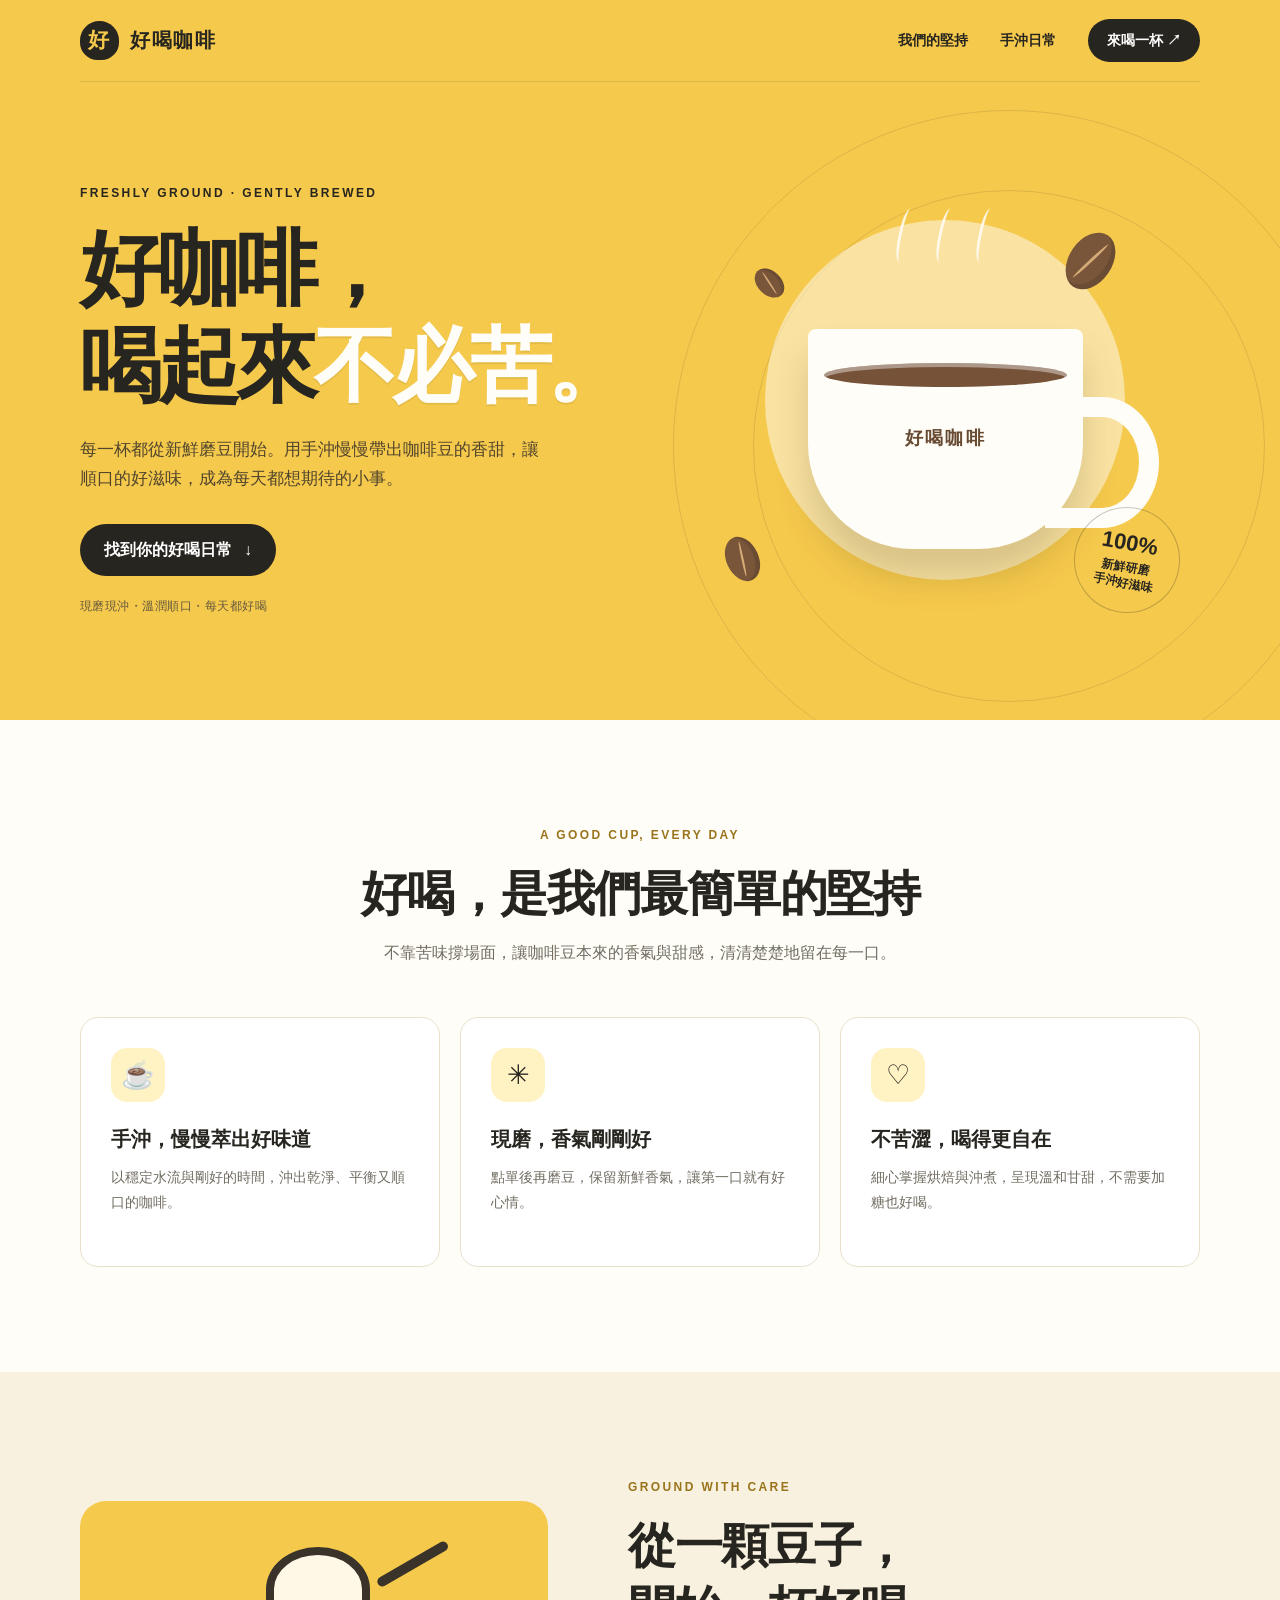
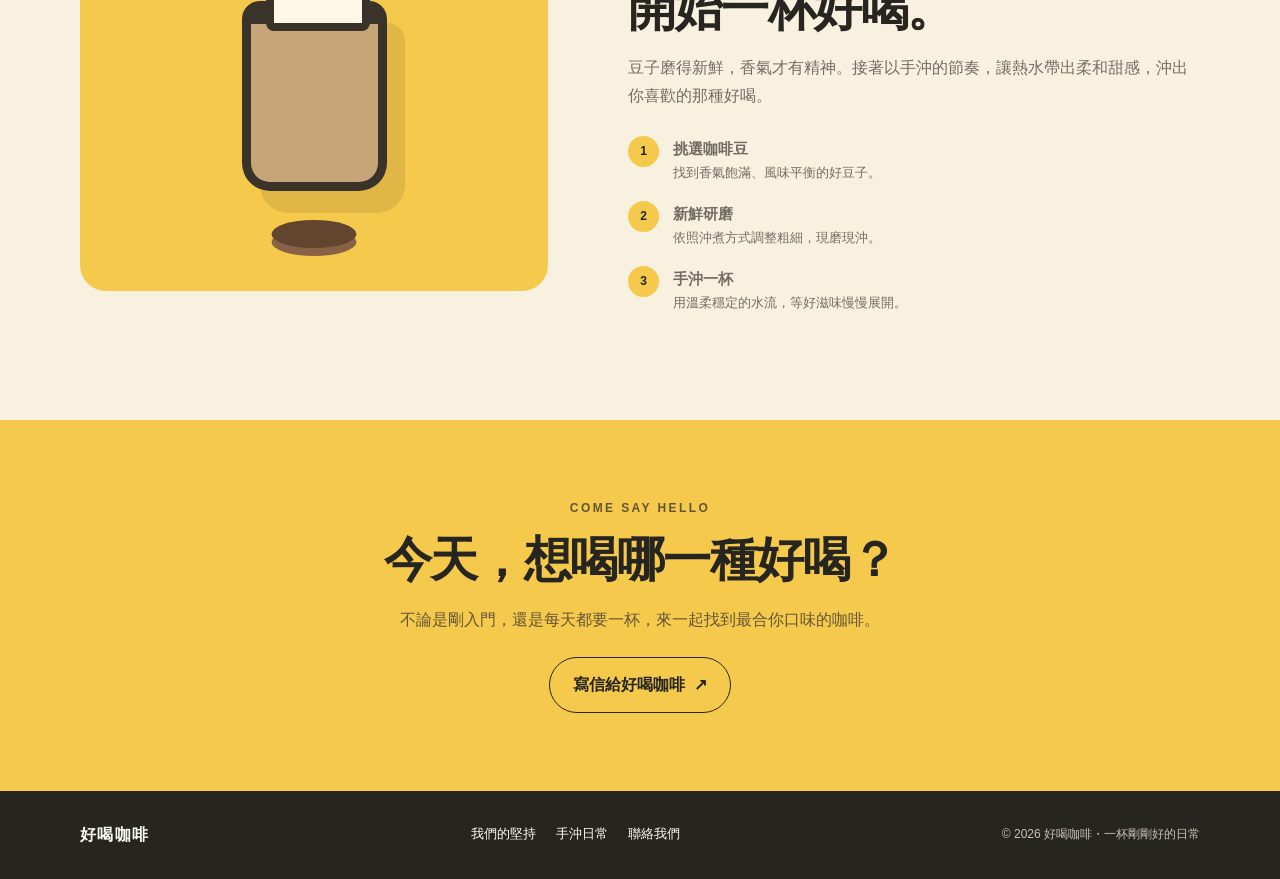
<file: outline/index.html>
<!doctype html>
<html lang="zh-Hant">
<head>
  <meta charset="utf-8">
  <meta name="viewport" content="width=device-width, initial-scale=1">
  <meta name="description" content="好喝咖啡，從新鮮磨豆與細心手沖開始。探索溫潤順口、不苦澀的日常咖啡。">
  <meta name="theme-color" content="#f5c94c">
  <title>好喝咖啡｜每一口，都剛剛好</title>
  <style>
    :root {
      color-scheme: light;
      --yellow: #f5c94c;
      --yellow-light: #fff3c4;
      --ink: #27251f;
      --muted: #716d62;
      --cream: #fffdf7;
      --brown: #684a32;
      --line: #e9e1cd;
      --shadow: 0 18px 50px rgba(74, 56, 22, .12);
    }
    * { box-sizing: border-box; }
    html { scroll-behavior: smooth; }
    body { margin: 0; color: var(--ink); background: var(--cream); font-family: "Noto Sans TC", "Microsoft JhengHei", sans-serif; line-height: 1.75; }
    a { color: inherit; text-decoration: none; }
    button { font: inherit; }
    .wrap { width: min(1120px, calc(100% - 48px)); margin-inline: auto; }
    .skip-link { position: fixed; z-index: 20; top: 10px; left: 10px; padding: 10px 16px; transform: translateY(-150%); background: white; }
    .skip-link:focus { transform: translateY(0); }
    .header { position: absolute; z-index: 5; inset: 0 0 auto; }
    .nav { min-height: 82px; display: flex; align-items: center; justify-content: space-between; border-bottom: 1px solid rgba(39,37,31,.12); }
    .brand { display: flex; align-items: center; gap: 11px; font-size: 20px; font-weight: 900; letter-spacing: .08em; }
    .brand-mark { display: grid; width: 39px; height: 39px; place-items: center; border-radius: 50% 50% 45% 45%; background: var(--ink); color: var(--yellow); font-size: 21px; }
    .nav-links { display: flex; align-items: center; gap: 32px; font-size: 14px; font-weight: 700; }
    .nav-links a:not(.nav-cta):hover { color: var(--brown); }
    .nav-cta { padding: 9px 19px; border-radius: 99px; background: var(--ink); color: white; transition: background .2s, transform .2s; }
    .nav-cta:hover { background: var(--brown); transform: translateY(-2px); }
    .menu-toggle { display: none; border: 0; background: transparent; font-size: 25px; cursor: pointer; }
    .hero { position: relative; min-height: 720px; display: grid; align-items: center; overflow: hidden; background: var(--yellow); }
    .hero::before, .hero::after { content: ""; position: absolute; border: 1px solid rgba(39,37,31,.12); border-radius: 50%; pointer-events: none; }
    .hero::before { width: 670px; height: 670px; right: -65px; top: 110px; }
    .hero::after { width: 510px; height: 510px; right: 15px; top: 190px; }
    .hero-grid { position: relative; z-index: 1; display: grid; grid-template-columns: 1fr .9fr; gap: 45px; align-items: center; padding-top: 80px; }
    .eyebrow { margin: 0 0 17px; font-size: 12px; font-weight: 900; letter-spacing: .2em; }
    h1, h2, p { margin-top: 0; }
    h1 { max-width: 620px; margin-bottom: 20px; font-size: clamp(46px, 7vw, 82px); line-height: 1.18; letter-spacing: -.05em; }
    h1 span { color: #fffdf7; text-shadow: 0 2px 0 rgba(39,37,31,.08); }
    .hero-copy { max-width: 470px; margin-bottom: 30px; color: #51452d; font-size: 17px; }
    .button { display: inline-flex; min-height: 52px; align-items: center; justify-content: center; gap: 12px; padding: 12px 24px; border: 0; border-radius: 99px; background: var(--ink); color: white; font-weight: 800; transition: transform .2s, box-shadow .2s; }
    .button:hover { transform: translateY(-3px); box-shadow: 0 10px 25px rgba(39,37,31,.2); }
    :focus-visible { outline: 3px solid #6c4b23; outline-offset: 4px; }
    .hero-note { margin: 20px 0 0; color: #675a3e; font-size: 12px; letter-spacing: .04em; }
    .coffee-art { position: relative; display: grid; min-height: 480px; place-items: center; }
    .sun { position: absolute; width: 360px; aspect-ratio: 1; border-radius: 50%; background: rgba(255,253,247,.5); }
    .cup { position: relative; z-index: 1; width: 275px; height: 220px; margin-top: 78px; border-radius: 8px 8px 105px 105px; background: #fffdf7; box-shadow: 0 28px 35px rgba(74,56,22,.19); }
    .cup::before { content: ""; position: absolute; top: 34px; left: 16px; right: 16px; height: 24px; border-radius: 50%; background: #765238; box-shadow: inset 0 4px 0 rgba(255,255,255,.4); }
    .cup::after { content: ""; position: absolute; top: 68px; right: -76px; width: 94px; height: 91px; border: 20px solid #fffdf7; border-left: 0; border-radius: 0 60% 60% 0; }
    .cup-logo { position: absolute; top: 94px; left: 0; width: 100%; text-align: center; color: var(--brown); font-size: 18px; font-weight: 900; letter-spacing: .12em; }
    .bean { position: absolute; z-index: 2; display: grid; width: 43px; height: 62px; place-items: center; transform: rotate(34deg); border-radius: 50%; background: #79553a; box-shadow: inset -6px -2px 0 rgba(0,0,0,.12); }
    .bean::after { content: ""; width: 3px; height: 48px; border-radius: 50%; background: #d4aa76; transform: rotate(13deg); }
    .bean.one { top: 70px; right: 88px; }
    .bean.two { bottom: 50px; left: 30px; transform: rotate(-25deg) scale(.75); }
    .bean.three { top: 92px; left: 57px; transform: rotate(-46deg) scale(.55); }
    .steam { position: absolute; top: 48px; left: 50%; display: flex; gap: 27px; transform: translateX(-50%); }
    .steam i { width: 13px; height: 55px; border-left: 3px solid rgba(255,253,247,.85); border-radius: 50%; transform: rotate(12deg); animation: drift 2.4s ease-in-out infinite alternate; }
    .steam i:nth-child(2) { animation-delay: .5s; }
    .steam i:nth-child(3) { animation-delay: .9s; }
    @keyframes drift { to { transform: translateY(-9px) rotate(-12deg); opacity: .45; } }
    .badge { position: absolute; z-index: 3; right: 20px; bottom: 27px; display: grid; width: 106px; aspect-ratio: 1; place-content: center; border: 1px solid rgba(39,37,31,.25); border-radius: 50%; text-align: center; font-size: 12px; font-weight: 900; line-height: 1.4; transform: rotate(10deg); }
    .badge strong { font-size: 22px; }
    .section { padding: 105px 0; }
    .section-head { max-width: 640px; margin: 0 auto 50px; text-align: center; }
    .section-head .eyebrow { color: #9a741c; }
    h2 { margin-bottom: 14px; font-size: clamp(32px, 4.5vw, 48px); line-height: 1.3; letter-spacing: -.03em; }
    .section-head p:last-child { margin-bottom: 0; color: var(--muted); }
    .promise-grid { display: grid; grid-template-columns: repeat(3, 1fr); gap: 20px; }
    .promise { min-height: 250px; padding: 30px; border: 1px solid var(--line); border-radius: 18px; background: white; }
    .promise-icon { display: grid; width: 54px; height: 54px; margin-bottom: 20px; place-items: center; border-radius: 16px; background: var(--yellow-light); font-size: 27px; }
    .promise h3 { margin: 0 0 8px; font-size: 20px; }
    .promise p { margin: 0; color: var(--muted); font-size: 14px; }
    .feature { overflow: hidden; background: #f8f1df; }
    .feature-grid { display: grid; grid-template-columns: .9fr 1.1fr; gap: 80px; align-items: center; }
    .grinder-scene { position: relative; display: grid; min-height: 390px; place-items: center; border-radius: 26px; background: var(--yellow); }
    .grinder { position: relative; width: 145px; height: 190px; border: 9px solid #3a332a; border-top-width: 23px; border-radius: 18px 18px 28px 28px; background: #c6a578; box-shadow: 18px 22px 0 rgba(76,54,29,.12); }
    .grinder::before { content: ""; position: absolute; top: -77px; left: 15px; width: 88px; height: 68px; border: 8px solid #3a332a; border-radius: 50% 50% 8px 8px; background: #fff8e6; }
    .grinder::after { content: ""; position: absolute; top: -45px; right: -80px; width: 80px; height: 10px; border-radius: 10px; background: #3a332a; transform: rotate(-30deg); transform-origin: left; }
    .ground-coffee { position: absolute; bottom: 43px; left: 50%; width: 85px; height: 28px; transform: translateX(-50%); border-radius: 50%; background: #62442f; box-shadow: 0 8px 0 #886246; }
    .feature-copy .eyebrow { color: #9a741c; }
    .feature-copy p { color: var(--muted); }
    .steps { display: grid; gap: 16px; margin: 26px 0 0; padding: 0; list-style: none; }
    .steps li { display: flex; gap: 14px; align-items: flex-start; }
    .step-no { flex: 0 0 31px; display: grid; width: 31px; height: 31px; place-items: center; border-radius: 50%; background: var(--yellow); font-size: 12px; font-weight: 900; }
    .steps b { display: block; font-size: 15px; }
    .steps span:last-child { color: var(--muted); font-size: 13px; }
    .visit { padding: 78px 0; background: var(--yellow); text-align: center; }
    .visit .eyebrow { margin-bottom: 10px; }
    .visit p { margin-bottom: 23px; color: #625637; }
    .contact-link { display: inline-flex; gap: 9px; align-items: center; padding: 13px 23px; border: 1px solid var(--ink); border-radius: 99px; font-weight: 800; }
    .contact-link:hover { background: var(--ink); color: white; }
    footer { padding: 30px 0; background: var(--ink); color: #fffdf7; }
    .footer-row { display: flex; justify-content: space-between; align-items: center; gap: 20px; }
    .footer-row p { margin: 0; color: #c8c2b5; font-size: 12px; }
    .footer-brand { font-weight: 900; letter-spacing: .08em; }
    .footer-links { display: flex; gap: 20px; font-size: 13px; }
    .footer-links a:hover { color: var(--yellow); }
    .reveal { opacity: 0; transform: translateY(18px); transition: opacity .7s ease, transform .7s ease; }
    .reveal.visible { opacity: 1; transform: none; }
    @media (prefers-reduced-motion: reduce) { *, *::before, *::after { scroll-behavior: auto !important; animation-duration: .01ms !important; transition-duration: .01ms !important; } .reveal { opacity: 1; transform: none; } }
    @media (max-width: 760px) {
      .wrap { width: min(100% - 36px, 560px); }
      .nav { min-height: 70px; }
      .menu-toggle { display: block; }
      .nav-links { position: absolute; top: 70px; right: 18px; left: 18px; display: none; align-items: stretch; gap: 0; padding: 10px 18px; border: 1px solid var(--line); border-radius: 16px; background: var(--cream); box-shadow: var(--shadow); }
      .nav-links.open { display: flex; flex-direction: column; }
      .nav-links a { padding: 12px 4px; }
      .nav-cta { margin: 5px 0 8px; text-align: center; }
      .hero { min-height: 0; padding-bottom: 20px; }
      .hero-grid { grid-template-columns: 1fr; gap: 0; padding-top: 130px; }
      .hero-copy { font-size: 15px; }
      .coffee-art { min-height: 390px; transform: scale(.86); margin: -8px 0; }
      .hero::before { top: 440px; right: -210px; }
      .hero::after { top: 480px; right: -140px; }
      .section { padding: 76px 0; }
      .promise-grid { grid-template-columns: 1fr; gap: 13px; }
      .promise { min-height: 0; padding: 24px; }
      .promise-icon { margin-bottom: 13px; }
      .feature-grid { grid-template-columns: 1fr; gap: 42px; }
      .grinder-scene { min-height: 300px; }
      .footer-row { flex-direction: column; align-items: flex-start; }
    }
  </style>
</head>
<body>
  <a class="skip-link" href="#main">跳至主要內容</a>
  <header class="header">
    <nav class="nav wrap" aria-label="主要導覽">
      <a class="brand" href="#top" aria-label="好喝咖啡首頁"><span class="brand-mark" aria-hidden="true">好</span><span>好喝咖啡</span></a>
      <button class="menu-toggle" type="button" aria-label="開啟導覽選單" aria-expanded="false" aria-controls="navLinks">☰</button>
      <div class="nav-links" id="navLinks"><a href="#promise">我們的堅持</a><a href="#craft">手沖日常</a><a href="#visit" class="nav-cta">來喝一杯 <span aria-hidden="true">↗</span></a></div>
    </nav>
  </header>

  <main id="main">
    <section class="hero" id="top" aria-labelledby="heroTitle">
      <div class="hero-grid wrap">
        <div>
          <p class="eyebrow">FRESHLY GROUND · GENTLY BREWED</p>
          <h1 id="heroTitle">好咖啡，<br>喝起來<span>不必苦。</span></h1>
          <p class="hero-copy">每一杯都從新鮮磨豆開始。用手沖慢慢帶出咖啡豆的香甜，讓順口的好滋味，成為每天都想期待的小事。</p>
          <a class="button" href="#promise">找到你的好喝日常 <span aria-hidden="true">↓</span></a>
          <p class="hero-note">現磨現沖・溫潤順口・每天都好喝</p>
        </div>
        <div class="coffee-art" role="img" aria-label="一杯冒著熱氣的手沖咖啡與咖啡豆">
          <div class="sun"></div><span class="bean one"></span><span class="bean two"></span><span class="bean three"></span>
          <div class="steam" aria-hidden="true"><i></i><i></i><i></i></div>
          <div class="cup"><span class="cup-logo">好喝咖啡</span></div>
          <div class="badge"><strong>100%</strong>新鮮研磨<br>手沖好滋味</div>
        </div>
      </div>
    </section>

    <section class="section" id="promise" aria-labelledby="promiseTitle">
      <div class="wrap">
        <div class="section-head reveal"><p class="eyebrow">A GOOD CUP, EVERY DAY</p><h2 id="promiseTitle">好喝，是我們最簡單的堅持</h2><p>不靠苦味撐場面，讓咖啡豆本來的香氣與甜感，清清楚楚地留在每一口。</p></div>
        <div class="promise-grid">
          <article class="promise reveal"><div class="promise-icon" aria-hidden="true">☕</div><h3>手沖，慢慢萃出好味道</h3><p>以穩定水流與剛好的時間，沖出乾淨、平衡又順口的咖啡。</p></article>
          <article class="promise reveal"><div class="promise-icon" aria-hidden="true">✳</div><h3>現磨，香氣剛剛好</h3><p>點單後再磨豆，保留新鮮香氣，讓第一口就有好心情。</p></article>
          <article class="promise reveal"><div class="promise-icon" aria-hidden="true">♡</div><h3>不苦澀，喝得更自在</h3><p>細心掌握烘焙與沖煮，呈現溫和甘甜，不需要加糖也好喝。</p></article>
        </div>
      </div>
    </section>

    <section class="section feature" id="craft" aria-labelledby="craftTitle">
      <div class="feature-grid wrap">
        <div class="grinder-scene reveal" role="img" aria-label="咖啡磨豆器與剛磨好的咖啡粉"><div class="grinder"></div><div class="ground-coffee"></div></div>
        <div class="feature-copy reveal"><p class="eyebrow">GROUND WITH CARE</p><h2 id="craftTitle">從一顆豆子，<br>開始一杯好喝。</h2><p>豆子磨得新鮮，香氣才有精神。接著以手沖的節奏，讓熱水帶出柔和甜感，沖出你喜歡的那種好喝。</p>
          <ol class="steps"><li><span class="step-no">1</span><span><b>挑選咖啡豆</b><span>找到香氣飽滿、風味平衡的好豆子。</span></span></li><li><span class="step-no">2</span><span><b>新鮮研磨</b><span>依照沖煮方式調整粗細，現磨現沖。</span></span></li><li><span class="step-no">3</span><span><b>手沖一杯</b><span>用溫柔穩定的水流，等好滋味慢慢展開。</span></span></li></ol>
        </div>
      </div>
    </section>

    <section class="visit" id="visit" aria-labelledby="visitTitle"><div class="wrap reveal"><p class="eyebrow">COME SAY HELLO</p><h2 id="visitTitle">今天，想喝哪一種好喝？</h2><p>不論是剛入門，還是每天都要一杯，來一起找到最合你口味的咖啡。</p><a class="contact-link" href="mailto:hello@haohcoffee.tw?subject=%E6%83%B3%E5%96%9D%E4%B8%80%E6%9D%AF%E5%A5%BD%E5%92%96%E5%95%A1">寫信給好喝咖啡 <span aria-hidden="true">↗</span></a></div></section>
  </main>

  <footer><div class="footer-row wrap"><a href="#top" class="footer-brand">好喝咖啡</a><div class="footer-links"><a href="#promise">我們的堅持</a><a href="#craft">手沖日常</a><a href="mailto:hello@haohcoffee.tw">聯絡我們</a></div><p>© 2026 好喝咖啡・一杯剛剛好的日常</p></div></footer>
  <script>
    const menuButton = document.querySelector('.menu-toggle');
    const navLinks = document.getElementById('navLinks');
    menuButton.addEventListener('click', () => {
      const isOpen = navLinks.classList.toggle('open');
      menuButton.setAttribute('aria-expanded', String(isOpen));
      menuButton.setAttribute('aria-label', isOpen ? '關閉導覽選單' : '開啟導覽選單');
      menuButton.textContent = isOpen ? '×' : '☰';
    });
    navLinks.querySelectorAll('a').forEach(link => link.addEventListener('click', () => {
      navLinks.classList.remove('open');
      menuButton.setAttribute('aria-expanded', 'false');
      menuButton.setAttribute('aria-label', '開啟導覽選單');
      menuButton.textContent = '☰';
    }));
    const revealItems = document.querySelectorAll('.reveal');
    if ('IntersectionObserver' in window && !window.matchMedia('(prefers-reduced-motion: reduce)').matches) {
      const observer = new IntersectionObserver(entries => entries.forEach(entry => {
        if (entry.isIntersecting) { entry.target.classList.add('visible'); observer.unobserve(entry.target); }
      }), { threshold: .12 });
      revealItems.forEach(item => observer.observe(item));
    } else {
      revealItems.forEach(item => item.classList.add('visible'));
    }
  </script>
</body>
</html>
</file>
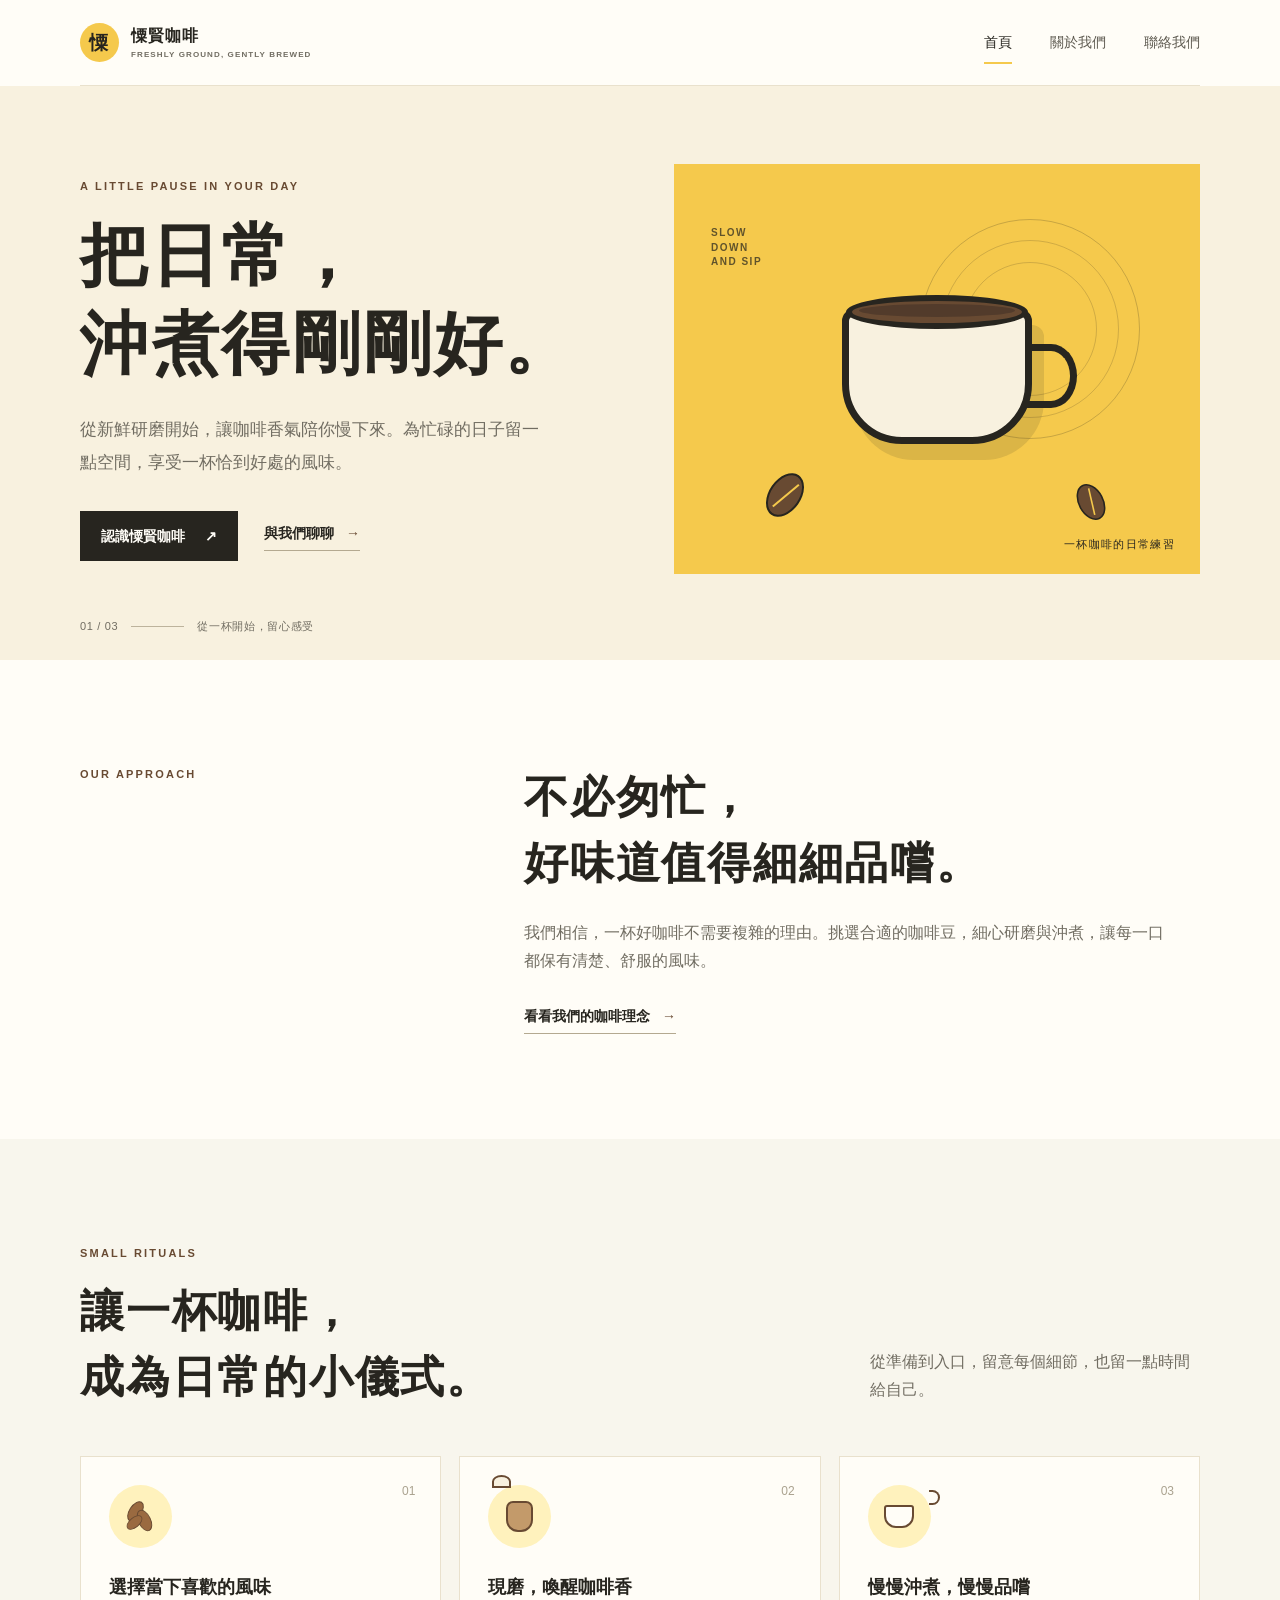
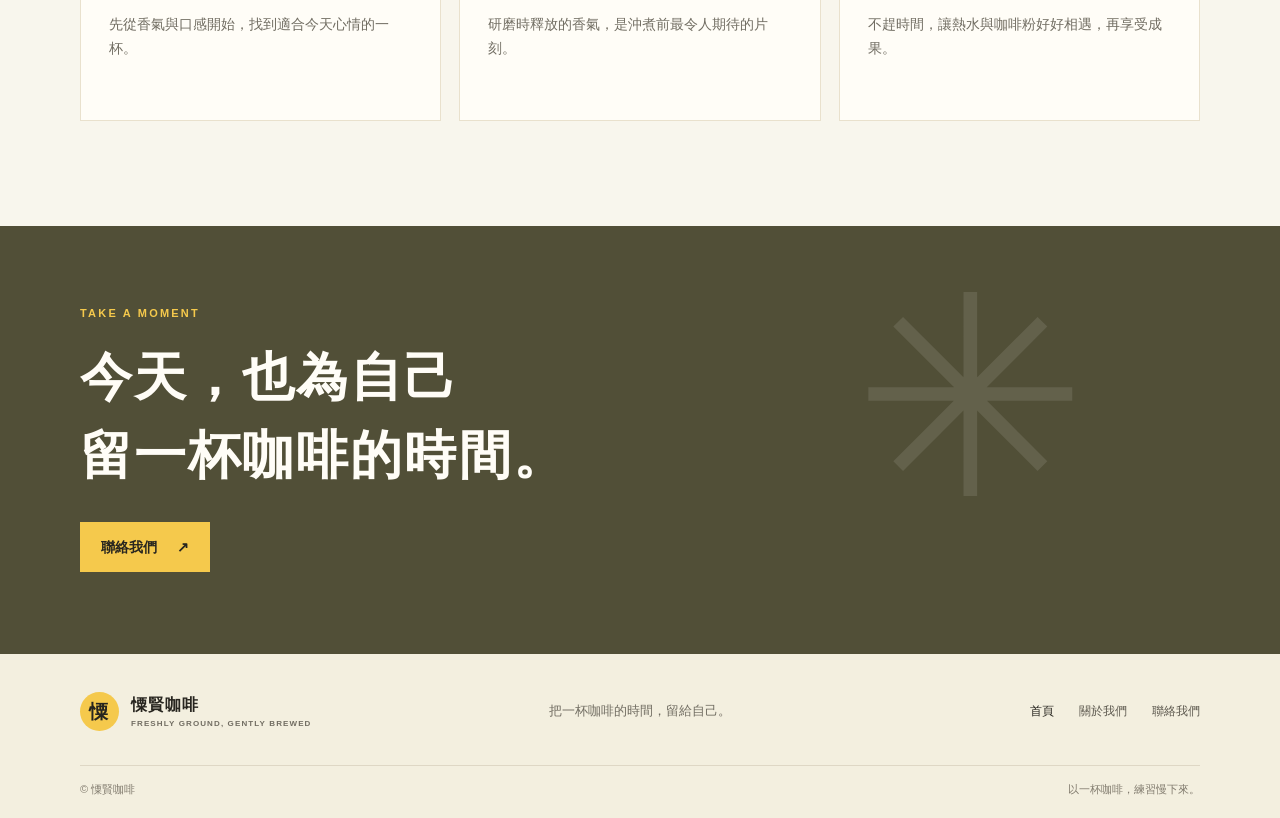
<file: pages/index.html>
<!doctype html>
<html lang="zh-Hant">
<head>
  <meta charset="utf-8">
  <meta name="viewport" content="width=device-width, initial-scale=1">
  <meta name="description" content="憟賢咖啡，以新鮮研磨與細緻沖煮，分享一杯日常的好咖啡。">
  <meta name="theme-color" content="#f5c94c">
  <title>憟賢咖啡｜把日常沖煮得剛剛好</title>
  <link rel="stylesheet" href="assets/css/site.css">
  <script src="assets/js/site.js" defer></script>
</head>
<body>
  <a class="skip-link" href="#main">跳至主要內容</a>
  <header class="site-header">
    <div class="container header-inner">
      <a class="brand" href="index.html" aria-label="憟賢咖啡首頁"><span class="brand-mark" aria-hidden="true">憟</span><span>憟賢咖啡<small>FRESHLY GROUND, GENTLY BREWED</small></span></a>
      <button class="menu-toggle" type="button" aria-expanded="false" aria-controls="site-nav"><span></span><span></span><span></span><span class="sr-only">切換導覽選單</span></button>
      <nav class="site-nav" id="site-nav" aria-label="主要導覽"><a href="index.html" aria-current="page">首頁</a><a href="about.html">關於我們</a><a href="contact.html">聯絡我們</a></nav>
    </div>
  </header>

  <main id="main">
    <section class="hero">
      <div class="container hero-grid">
        <div class="hero-copy"><p class="eyebrow">A LITTLE PAUSE IN YOUR DAY</p><h1>把日常，<br>沖煮得剛剛好。</h1><p class="lead">從新鮮研磨開始，讓咖啡香氣陪你慢下來。為忙碌的日子留一點空間，享受一杯恰到好處的風味。</p><div class="hero-actions"><a class="button button-dark" href="about.html">認識憟賢咖啡 <span aria-hidden="true">↗</span></a><a class="text-link" href="contact.html">與我們聊聊 <span aria-hidden="true">→</span></a></div></div>
        <div class="coffee-art" role="img" aria-label="以幾何色塊描繪的咖啡杯與咖啡豆"><div class="sun-disc"></div><div class="art-label">SLOW<br>DOWN<br>AND SIP</div><div class="cup"><span class="coffee"></span><span class="cup-handle"></span></div><div class="bean bean-one"></div><div class="bean bean-two"></div><div class="art-caption">一杯咖啡的日常練習</div></div>
      </div>
      <div class="hero-note container"><span>01 / 03</span><span class="note-line"></span><span>從一杯開始，留心感受</span></div>
    </section>

    <section class="section intro-section">
      <div class="container intro-grid"><p class="eyebrow">OUR APPROACH</p><div><h2>不必匆忙，<br class="desktop-only">好味道值得細細品嚐。</h2><p>我們相信，一杯好咖啡不需要複雜的理由。挑選合適的咖啡豆，細心研磨與沖煮，讓每一口都保有清楚、舒服的風味。</p><a class="text-link" href="about.html">看看我們的咖啡理念 <span aria-hidden="true">→</span></a></div></div>
    </section>

    <section class="section rituals-section">
      <div class="container"><div class="section-heading"><div><p class="eyebrow">SMALL RITUALS</p><h2>讓一杯咖啡，<br>成為日常的小儀式。</h2></div><p>從準備到入口，留意每個細節，也留一點時間給自己。</p></div>
        <div class="ritual-grid">
          <article class="ritual-card"><span class="card-number">01</span><div class="ritual-icon icon-beans" aria-hidden="true"><i></i><i></i><i></i></div><h3>選擇當下喜歡的風味</h3><p>先從香氣與口感開始，找到適合今天心情的一杯。</p></article>
          <article class="ritual-card"><span class="card-number">02</span><div class="ritual-icon icon-grind" aria-hidden="true"><i></i></div><h3>現磨，喚醒咖啡香</h3><p>研磨時釋放的香氣，是沖煮前最令人期待的片刻。</p></article>
          <article class="ritual-card"><span class="card-number">03</span><div class="ritual-icon icon-cup" aria-hidden="true"><i></i></div><h3>慢慢沖煮，慢慢品嚐</h3><p>不趕時間，讓熱水與咖啡粉好好相遇，再享受成果。</p></article>
        </div>
      </div>
    </section>

    <section class="closing-banner"><div class="container closing-inner"><p class="eyebrow">TAKE A MOMENT</p><h2>今天，也為自己<br>留一杯咖啡的時間。</h2><a class="button button-light" href="contact.html">聯絡我們 <span aria-hidden="true">↗</span></a><span class="banner-bean" aria-hidden="true">✳</span></div></section>
  </main>

  <footer class="site-footer"><div class="container footer-main"><a class="brand footer-brand" href="index.html"><span class="brand-mark" aria-hidden="true">憟</span><span>憟賢咖啡<small>FRESHLY GROUND, GENTLY BREWED</small></span></a><p>把一杯咖啡的時間，留給自己。</p><nav aria-label="頁尾導覽"><a href="index.html" aria-current="page">首頁</a><a href="about.html">關於我們</a><a href="contact.html">聯絡我們</a></nav></div><div class="container footer-bottom"><span>© 憟賢咖啡</span><span>以一杯咖啡，練習慢下來。</span></div></footer>
</body>
</html>
</file>
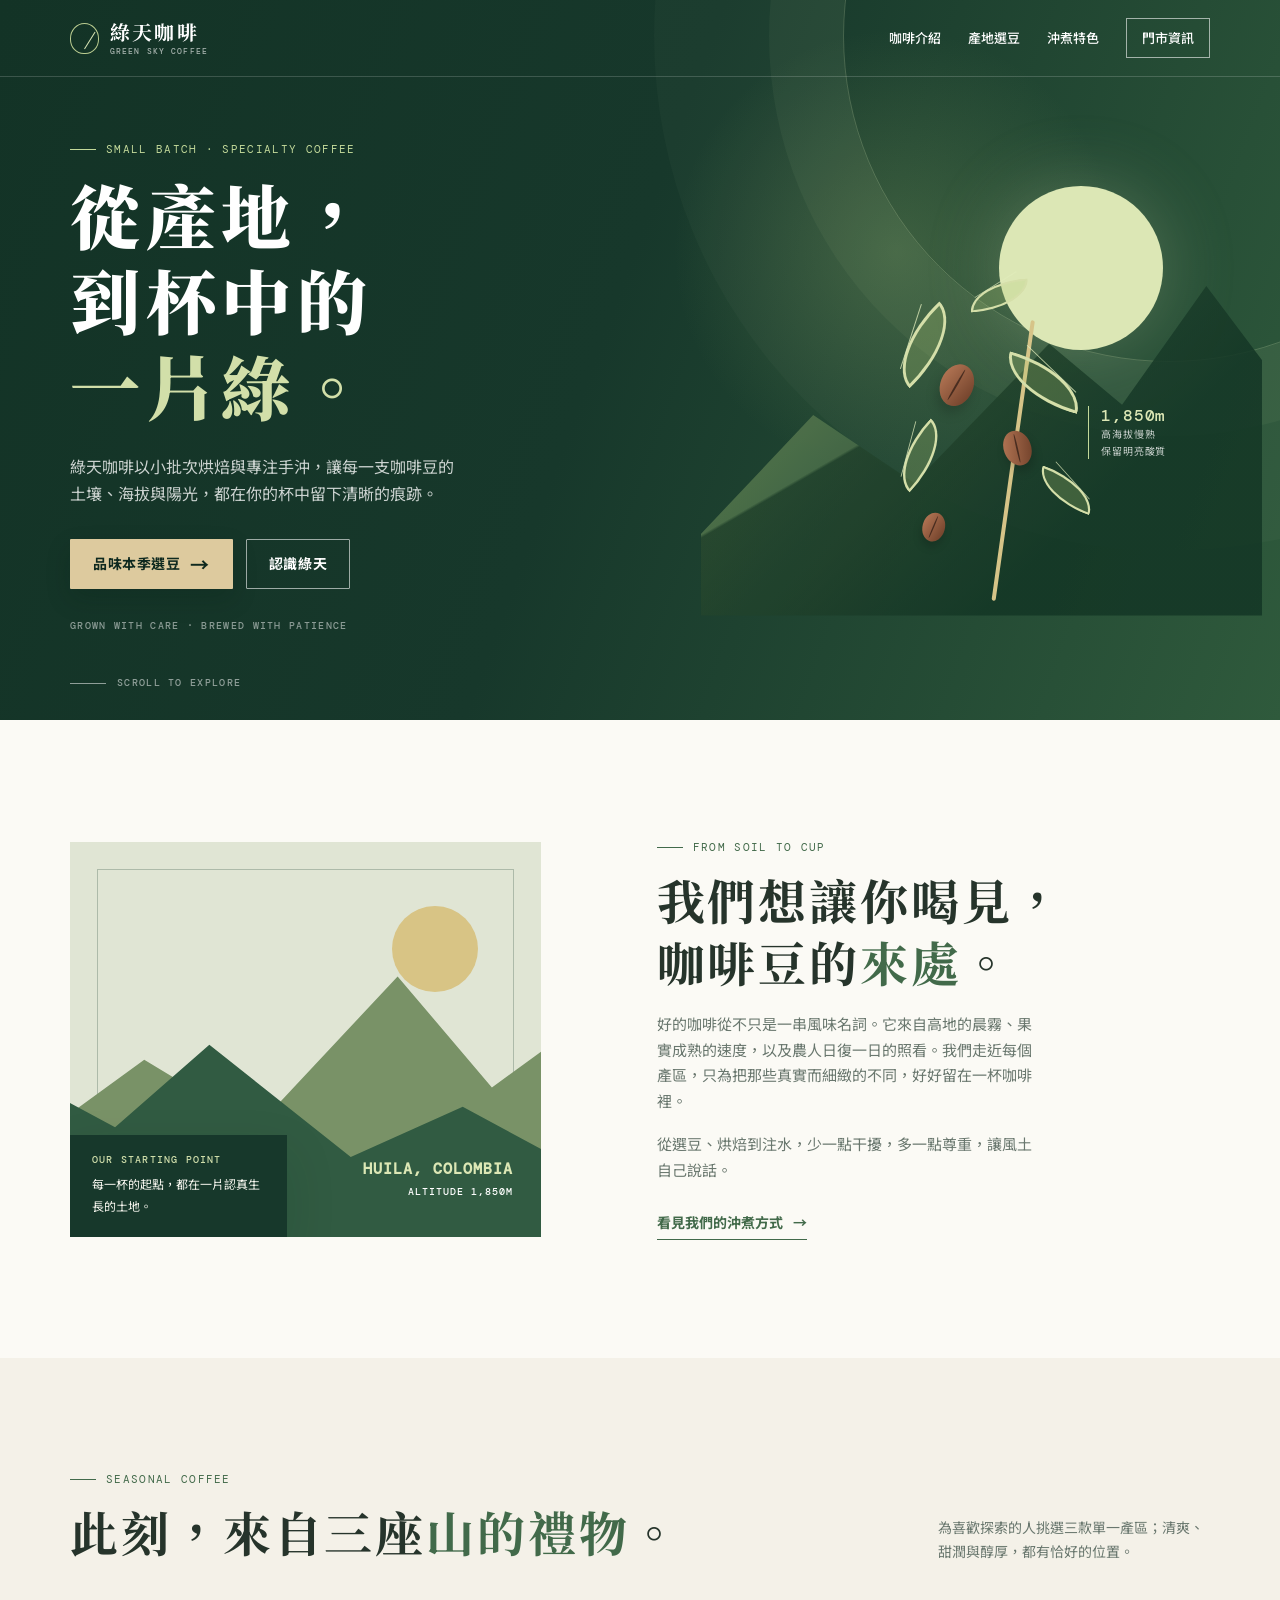
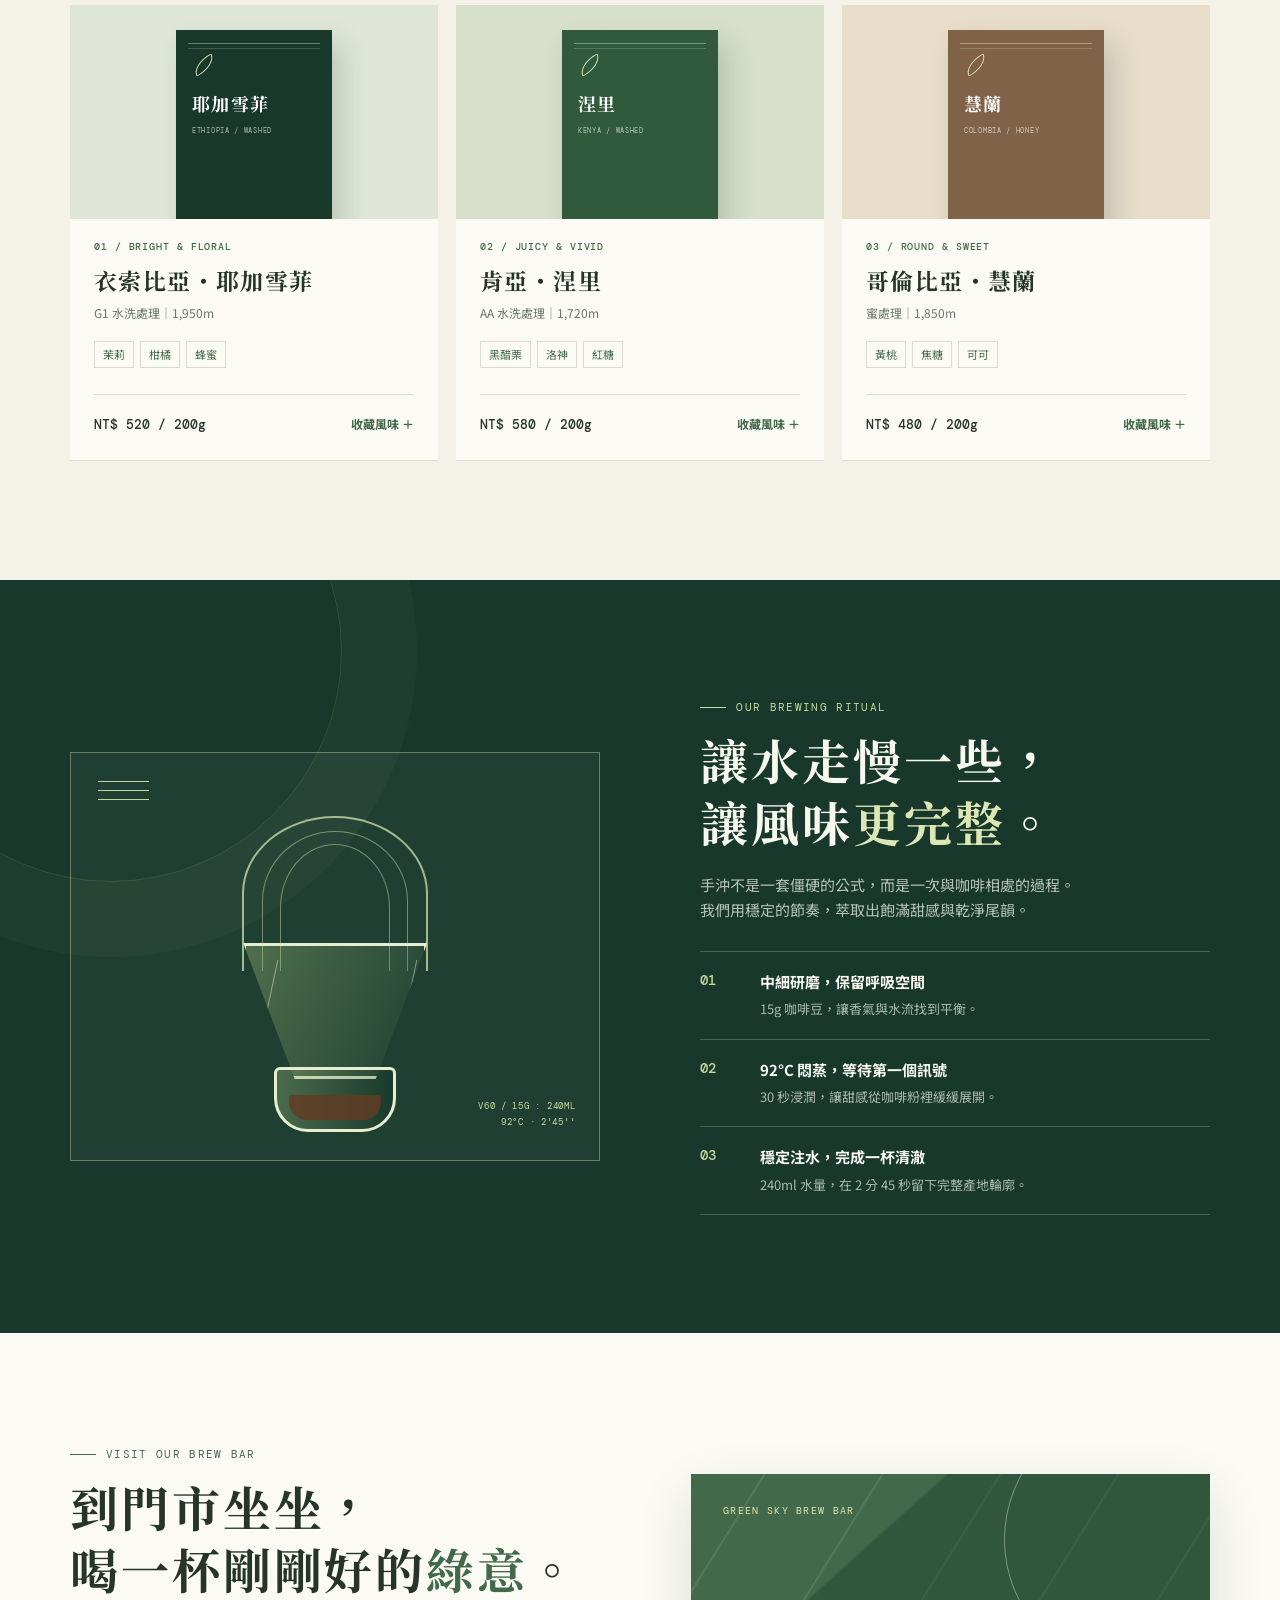
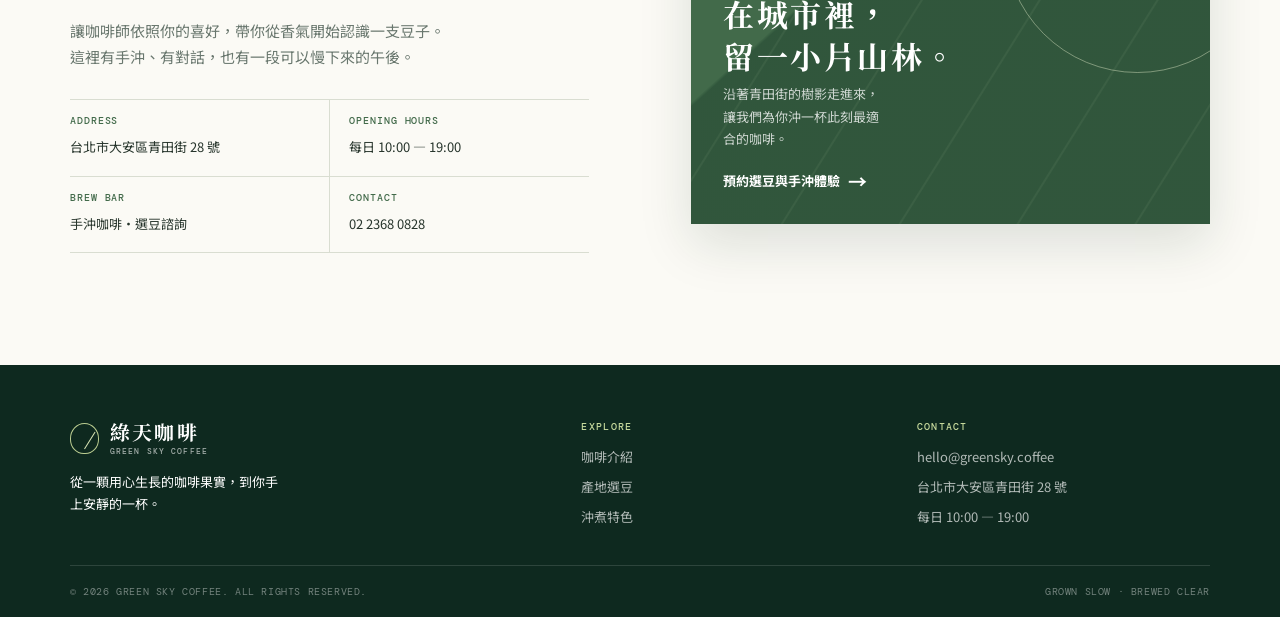
<file: refined/index.html>
<!DOCTYPE html>
<html lang="zh-Hant">
<head>
  <meta charset="UTF-8">
  <meta name="viewport" content="width=device-width, initial-scale=1.0">
  <meta name="description" content="綠天咖啡以小批次烘焙與手沖，讓每一支精品咖啡豆的產地風土清晰抵達杯中。">
  <title>綠天咖啡｜從產地，到杯中的一片綠</title>
  <link rel="preconnect" href="https://fonts.googleapis.com">
  <link rel="preconnect" href="https://fonts.gstatic.com" crossorigin>
  <link href="https://fonts.googleapis.com/css2?family=DM+Mono:wght@400;500&family=Noto+Sans+TC:wght@400;500;600;700&family=Noto+Serif+TC:wght@500;600;700;900&display=swap" rel="stylesheet">
  <style>
    :root {
      --forest: #17382b;
      --deep-forest: #0e291f;
      --moss: #426a4a;
      --leaf: #9aaa72;
      --cream: #f4f1e8;
      --paper: #fbfaf5;
      --oat: #ddca9e;
      --clay: #ad7655;
      --ink: #26342b;
      --muted: #69776e;
      --line: #d9ddd1;
      --shadow: 0 20px 50px rgba(18, 45, 32, .13);
    }

    * { box-sizing: border-box; }
    html { scroll-behavior: smooth; }
    body { margin: 0; background: var(--cream); color: var(--ink); font-family: "Noto Sans TC", sans-serif; line-height: 1.7; -webkit-font-smoothing: antialiased; }
    a { color: inherit; text-decoration: none; }
    button, input { font: inherit; }
    button { cursor: pointer; }
    .container { width: min(1140px, calc(100% - 52px)); margin: 0 auto; }
    .sr-only { position: absolute; width: 1px; height: 1px; overflow: hidden; clip: rect(0,0,0,0); white-space: nowrap; }
    .eyebrow { display: flex; align-items: center; gap: 10px; margin: 0 0 12px; color: var(--moss); font-family: "DM Mono", monospace; font-size: 11px; letter-spacing: .12em; }
    .eyebrow::before { content: ""; width: 26px; height: 1px; background: currentColor; }
    .title { margin: 0; font: 700 clamp(30px, 4vw, 48px)/1.3 "Noto Serif TC", serif; letter-spacing: .06em; }
    .title strong { color: var(--moss); font: inherit; }
    .copy { max-width: 48ch; margin: 18px 0 0; color: var(--muted); font-size: 15px; }
    .button { display: inline-flex; align-items: center; justify-content: center; gap: 10px; min-height: 50px; padding: 12px 22px; border: 1px solid transparent; border-radius: 1px; font-size: 14px; font-weight: 700; letter-spacing: .04em; transition: transform .2s ease, background .2s ease, color .2s ease, border-color .2s ease; }
    .button:hover { transform: translateY(-2px); }
    .button:focus-visible, a:focus-visible, button:focus-visible, input:focus-visible { outline: 3px solid #d3c66b; outline-offset: 3px; }
    .button-main { color: var(--deep-forest); background: var(--oat); box-shadow: 0 10px 24px rgba(7, 27, 18, .18); }
    .button-main:hover { background: #eddaac; }
    .button-light { border-color: rgba(255,255,255,.58); color: #fff; }
    .button-light:hover { background: rgba(255,255,255,.12); }
    .icon-arrow { font-size: 19px; line-height: 1; }

    /* Header */
    .header { position: absolute; z-index: 10; width: 100%; color: #fff; border-bottom: 1px solid rgba(255,255,255,.17); }
    .nav { display: flex; min-height: 76px; align-items: center; justify-content: space-between; }
    .brand { display: flex; align-items: center; gap: 11px; font: 700 20px/1 "Noto Serif TC", serif; letter-spacing: .11em; }
    .brand-symbol { position: relative; width: 29px; height: 31px; border: 1px solid #bbcd91; border-radius: 50% 50% 47% 47%; color: #d9e5b6; }
    .brand-symbol::before { content: ""; position: absolute; top: 5px; left: 13px; width: 1px; height: 20px; background: #d9e5b6; transform: rotate(32deg); transform-origin: bottom; }
    .brand small { display: block; margin-top: 5px; color: rgba(255,255,255,.63); font: 500 8px/1 "DM Mono", monospace; letter-spacing: .14em; }
    .nav-links { display: flex; align-items: center; gap: 27px; font-size: 13px; font-weight: 500; }
    .nav-links a { position: relative; padding: 6px 0; }
    .nav-links a:not(.nav-book)::after { content: ""; position: absolute; right: 0; bottom: 0; left: 0; height: 1px; background: var(--leaf); transform: scaleX(0); transform-origin: right; transition: transform .2s; }
    .nav-links a:not(.nav-book):hover::after { transform: scaleX(1); transform-origin: left; }
    .nav-book { padding: 8px 15px !important; border: 1px solid rgba(255,255,255,.58); }
    .nav-book:hover { color: var(--forest); background: #fff; }
    .menu-button { display: none; width: 40px; height: 40px; border: 0; color: #fff; background: transparent; font-size: 23px; }

    /* Hero */
    .hero { position: relative; min-height: 720px; overflow: hidden; color: #fff; background: var(--forest); }
    .hero::before { content: ""; position: absolute; inset: 0; background: radial-gradient(circle at 70% 35%, rgba(141,170,103,.28), transparent 22%), linear-gradient(110deg, #133326 0%, #17382b 47%, #2f5a3c 100%); }
    .hero::after { content: ""; position: absolute; top: -290px; right: -215px; width: 650px; height: 650px; border: 1px solid rgba(223,235,186,.22); border-radius: 50%; box-shadow: 0 0 0 74px rgba(223,235,186,.045), 0 0 0 189px rgba(223,235,186,.025); }
    .hero-grid { position: relative; z-index: 1; display: grid; grid-template-columns: 1.05fr .95fr; gap: 35px; align-items: center; min-height: 720px; padding: 126px 0 72px; }
    .hero .eyebrow { color: #c3d99a; }
    .hero h1 { max-width: 12ch; margin: 0; font: 900 clamp(43px, 5.5vw, 70px)/1.22 "Noto Serif TC", serif; letter-spacing: .08em; }
    .hero h1 em { color: #d2dfa9; font-style: normal; }
    .hero-lede { max-width: 43ch; margin: 26px 0 31px; color: rgba(255,255,255,.78); font-size: 16px; }
    .hero-actions { display: flex; flex-wrap: wrap; gap: 13px; }
    .hero-signature { margin: 29px 0 0; color: rgba(255,255,255,.5); font: 500 10px/1.6 "DM Mono", monospace; letter-spacing: .13em; }
    .hero-visual { position: relative; height: 453px; }
    .sun-disc { position: absolute; top: 25px; right: 9%; width: 164px; height: 164px; border-radius: 50%; background: #dce7b5; box-shadow: 0 0 72px rgba(220,231,181,.25); }
    .hill { position: absolute; right: -10%; bottom: -2px; width: 107%; height: 75%; clip-path: polygon(0 76%, 20% 41%, 38% 61%, 62% 20%, 75% 38%, 90% 3%, 100% 25%, 100% 100%, 0 100%); background: linear-gradient(136deg, #72905c, #244c36 69%); opacity: .88; }
    .hill::after { content: ""; position: absolute; inset: 0; background: linear-gradient(150deg, transparent 39%, rgba(8,38,25,.55) 39.5% 100%); }
    .coffee-plant { position: absolute; z-index: 2; right: 19%; bottom: 13px; width: 255px; height: 330px; transform: rotate(-4deg); }
    .stem { position: absolute; bottom: 0; left: 125px; width: 4px; height: 283px; border-radius: 4px; background: #d6c488; transform: rotate(12deg); transform-origin: bottom; }
    .leaf { position: absolute; width: 82px; height: 42px; border: 3px solid #d5dfa9; border-radius: 100% 0 100% 0; background: rgba(173,202,117,.26); }
    .leaf::after { content: ""; position: absolute; top: 50%; left: 4px; width: 68px; height: 1px; background: rgba(226,237,189,.78); transform: rotate(-28deg); transform-origin: left; }
    .leaf-a { top: 49px; left: 35px; transform: rotate(-40deg); }
    .leaf-b { top: 95px; right: 22px; transform: rotate(20deg) scaleX(-1); }
    .leaf-c { top: 159px; left: 23px; transform: rotate(-43deg) scale(.84); }
    .leaf-d { top: 204px; right: 7px; transform: rotate(24deg) scaleX(-1) scale(.74); }
    .leaf-e { top: 5px; right: 60px; transform: rotate(0deg) scale(.72); }
    .bean { position: absolute; z-index: 3; width: 33px; height: 43px; border-radius: 50%; background: linear-gradient(110deg, #b87957, #6d3e28); box-shadow: 0 8px 12px rgba(0,0,0,.17); }
    .bean::before { content: ""; position: absolute; top: 4px; bottom: 4px; left: 15px; width: 2px; border-radius: 50%; background: rgba(45,26,19,.72); transform: rotate(8deg); }
    .bean-1 { top: 91px; left: 89px; transform: rotate(26deg); }
    .bean-2 { top: 158px; right: 77px; transform: rotate(-17deg) scale(.83); }
    .bean-3 { top: 231px; left: 56px; transform: rotate(19deg) scale(.68); }
    .origin-tag { position: absolute; z-index: 3; top: 52%; right: -2%; width: 132px; padding-left: 12px; border-left: 1px solid #c3d99a; color: rgba(255,255,255,.76); font-size: 10px; line-height: 1.7; letter-spacing: .08em; }
    .origin-tag b { display: block; color: #dce7b5; font: 500 16px/1.2 "DM Mono", monospace; }
    .scroll-hint { position: absolute; bottom: 22px; left: max(26px, calc((100% - 1140px) / 2)); z-index: 2; display: flex; gap: 11px; align-items: center; color: rgba(255,255,255,.52); font: 500 10px/1 "DM Mono", monospace; letter-spacing: .13em; }
    .scroll-hint::before { content: ""; width: 36px; height: 1px; background: currentColor; }

    /* Story */
    .story { padding: 118px 0; background: var(--paper); }
    .story-grid { display: grid; grid-template-columns: .92fr 1.08fr; gap: clamp(46px, 9vw, 120px); align-items: center; }
    .origin-window { position: relative; min-height: 395px; overflow: hidden; background: #e0e5d4; }
    .origin-window::before { content: ""; position: absolute; inset: 27px; border: 1px solid rgba(23,56,43,.25); }
    .origin-sun { position: absolute; top: 64px; right: 63px; width: 86px; height: 86px; border-radius: 50%; background: #d8c485; }
    .origin-hill-one, .origin-hill-two { position: absolute; right: -12%; bottom: -2%; left: -13%; clip-path: polygon(0 72%, 23% 40%, 42% 62%, 66% 13%, 82% 49%, 100% 24%, 100% 100%, 0 100%); }
    .origin-hill-one { height: 78%; background: #799267; }
    .origin-hill-two { height: 58%; background: #315b42; transform: scaleX(-1); }
    .origin-label { position: absolute; z-index: 2; right: 28px; bottom: 27px; color: #fff; font: 500 10px/1.7 "DM Mono", monospace; letter-spacing: .1em; text-align: right; }
    .origin-label b { display: block; color: #dce7b5; font-size: 15px; }
    .story-note { position: absolute; z-index: 3; bottom: 0; left: 0; width: 217px; padding: 20px 22px; color: #f9f8f1; background: var(--forest); box-shadow: var(--shadow); }
    .story-note b { display: block; margin-bottom: 8px; color: #cfddaa; font: 500 10px/1 "DM Mono", monospace; letter-spacing: .12em; }
    .story-note p { margin: 0; font-size: 12px; line-height: 1.8; }
    .story-link { display: inline-flex; gap: 10px; margin-top: 29px; padding-bottom: 4px; border-bottom: 1px solid var(--moss); color: var(--moss); font-size: 14px; font-weight: 700; }

    /* Selection */
    .selection { padding: 112px 0 120px; background: var(--cream); }
    .section-head { display: flex; align-items: end; justify-content: space-between; gap: 30px; margin-bottom: 42px; }
    .section-head .copy { max-width: 34ch; margin: 0; font-size: 14px; }
    .coffee-grid { display: grid; grid-template-columns: repeat(3, 1fr); gap: 18px; }
    .coffee-card { display: flex; flex-direction: column; min-height: 455px; background: var(--paper); box-shadow: 0 1px 0 var(--line); transition: transform .25s ease, box-shadow .25s ease; }
    .coffee-card:hover { transform: translateY(-6px); box-shadow: var(--shadow); }
    .bag-visual { position: relative; height: 214px; overflow: hidden; background: #dfe6d7; }
    .coffee-card:nth-child(2) .bag-visual { background: #d7dfca; }
    .coffee-card:nth-child(3) .bag-visual { background: #e7ddc9; }
    .bag { position: absolute; right: 50%; bottom: -10px; width: 156px; height: 199px; padding: 28px 16px; color: #fff; background: var(--forest); box-shadow: 10px 14px 25px rgba(20,50,36,.17); transform: translateX(50%); }
    .coffee-card:nth-child(2) .bag { background: #315a3d; }
    .coffee-card:nth-child(3) .bag { background: #806248; }
    .bag::before { content: ""; position: absolute; top: 13px; right: 12px; left: 12px; height: 1px; background: rgba(255,255,255,.35); box-shadow: 0 5px 0 rgba(255,255,255,.18); }
    .bag .mini-leaf { display: block; width: 24px; height: 14px; margin-bottom: 19px; border: 1px solid #dce7b5; border-radius: 100% 0; transform: rotate(-28deg); }
    .bag .bag-name { position: relative; z-index: 1; font: 700 18px/1.3 "Noto Serif TC", serif; letter-spacing: .07em; }
    .bag .bag-origin { display: block; margin-top: 7px; color: rgba(255,255,255,.65); font: 400 7px/1.4 "DM Mono", monospace; letter-spacing: .1em; }
    .card-body { display: flex; flex: 1; flex-direction: column; padding: 23px 24px 22px; }
    .card-index { color: var(--moss); font: 500 10px/1 "DM Mono", monospace; letter-spacing: .09em; }
    .card-body h3 { margin: 13px 0 5px; font: 700 23px/1.4 "Noto Serif TC", serif; letter-spacing: .06em; }
    .card-origin { margin: 0; color: var(--muted); font-size: 12px; }
    .flavour { display: flex; flex-wrap: wrap; gap: 6px; margin: 18px 0 auto; }
    .flavour span { padding: 3px 8px; border: 1px solid var(--line); color: var(--moss); font-size: 11px; }
    .card-footer { display: flex; align-items: center; justify-content: space-between; gap: 12px; margin-top: 20px; padding-top: 15px; border-top: 1px solid var(--line); }
    .price { font: 500 13px/1 "DM Mono", monospace; }
    .save-button { padding: 4px 0; border: 0; color: var(--moss); background: transparent; font-size: 12px; font-weight: 700; }
    .save-button:hover { color: var(--clay); }

    /* Brew */
    .brew { position: relative; overflow: hidden; padding: 118px 0; color: #f8f8ef; background: var(--forest); }
    .brew::before { content: ""; position: absolute; top: -160px; left: -120px; width: 460px; height: 460px; border: 1px solid rgba(211,227,166,.14); border-radius: 50%; box-shadow: 0 0 0 75px rgba(211,227,166,.035); }
    .brew-grid { position: relative; z-index: 1; display: grid; grid-template-columns: 1.02fr .98fr; gap: clamp(45px, 8vw, 100px); align-items: center; }
    .brew .eyebrow { color: #c6d99c; }
    .brew .title strong { color: #dce7b5; }
    .brew .copy { color: rgba(255,255,255,.69); }
    .brew-drawing { position: relative; min-height: 409px; border: 1px solid rgba(220,231,181,.38); background: rgba(255,255,255,.035); }
    .brew-drawing::before { content: ""; position: absolute; top: 28px; left: 27px; width: 51px; height: 1px; background: #c6d99c; box-shadow: 0 9px 0 #c6d99c, 0 18px 0 #c6d99c; }
    .water-lines { position: absolute; top: 63px; left: 50%; width: 186px; height: 155px; border: 2px solid rgba(210,228,174,.75); border-bottom: 0; border-radius: 50% 50% 0 0; transform: translateX(-50%); }
    .water-lines::before, .water-lines::after { content: ""; position: absolute; top: 13px; right: 18px; bottom: 0; left: 18px; border: 1px solid rgba(210,228,174,.48); border-bottom: 0; border-radius: 50% 50% 0 0; }
    .water-lines::after { top: 26px; right: 36px; left: 36px; }
    .dripper { position: absolute; bottom: 81px; left: 50%; width: 184px; height: 136px; border: 3px solid #e6edd0; background: linear-gradient(115deg, rgba(173,203,129,.34), rgba(30,74,48,.14)); clip-path: polygon(0 0,100% 0,72% 100%,28% 100%); transform: translateX(-50%); }
    .dripper::before { content: ""; position: absolute; top: 14px; right: 19px; bottom: 0; left: 19px; border-left: 1px solid rgba(230,237,208,.5); border-right: 1px solid rgba(230,237,208,.5); transform: skewX(-12deg); }
    .server { position: absolute; bottom: 28px; left: 50%; width: 122px; height: 65px; border: 3px solid #e6edd0; border-radius: 6px 6px 34px 34px; background: linear-gradient(90deg, rgba(160,192,130,.34), rgba(9,41,27,.24)); transform: translateX(-50%); }
    .server::after { content: ""; position: absolute; right: 12px; bottom: 9px; left: 12px; height: 25px; border-radius: 2px 2px 18px 18px; background: rgba(100,59,35,.8); }
    .brew-caption { position: absolute; right: 24px; bottom: 21px; color: #c6d99c; font: 400 9px/1.8 "DM Mono", monospace; letter-spacing: .08em; text-align: right; }
    .method-list { display: grid; gap: 0; margin: 28px 0 0; padding: 0; list-style: none; }
    .method-list li { display: grid; grid-template-columns: 45px 1fr; gap: 15px; padding: 17px 0; border-top: 1px solid rgba(220,231,181,.25); }
    .method-list li:last-child { border-bottom: 1px solid rgba(220,231,181,.25); }
    .method-no { color: #c6d99c; font: 500 14px/1.7 "DM Mono", monospace; }
    .method-text b { display: block; font-size: 15px; }
    .method-text span { color: rgba(255,255,255,.64); font-size: 13px; }

    /* Visit */
    .visit { padding: 112px 0; background: var(--paper); }
    .visit-grid { display: grid; grid-template-columns: 1fr 1fr; gap: clamp(42px, 8vw, 105px); align-items: center; }
    .store-card { position: relative; min-height: 350px; overflow: hidden; color: #fff; background: var(--moss); box-shadow: var(--shadow); }
    .store-card::before { content: ""; position: absolute; inset: 0; opacity: .68; background: linear-gradient(138deg, transparent 28%, rgba(11,45,30,.46) 28.5% 100%), repeating-linear-gradient(122deg, transparent 0 61px, rgba(224,235,195,.18) 62px 63px, transparent 64px 100px); }
    .store-card::after { content: ""; position: absolute; top: -68px; right: -61px; width: 265px; height: 265px; border: 1px solid rgba(227,237,203,.44); border-radius: 50%; }
    .store-inner { position: relative; z-index: 1; display: flex; min-height: 350px; flex-direction: column; padding: 32px; }
    .store-kicker { margin: 0; color: #dce7b5; font: 400 10px/1 "DM Mono", monospace; letter-spacing: .13em; }
    .store-inner h3 { margin: auto 0 7px; font: 700 31px/1.35 "Noto Serif TC", serif; letter-spacing: .08em; }
    .store-inner p:not(.store-kicker) { max-width: 23ch; margin: 0; color: rgba(255,255,255,.76); font-size: 13px; }
    .store-link { display: inline-flex; align-items: center; gap: 8px; margin-top: 20px; color: #fff; font-size: 13px; font-weight: 700; }
    .details { display: grid; grid-template-columns: repeat(2, 1fr); gap: 0; margin: 30px 0 0; }
    .detail { padding: 16px 0; border-top: 1px solid var(--line); }
    .detail:nth-last-child(-n+2) { border-bottom: 1px solid var(--line); }
    .detail:nth-child(odd) { padding-right: 19px; }
    .detail:nth-child(even) { padding-left: 19px; border-left: 1px solid var(--line); }
    .detail b { display: block; margin-bottom: 6px; color: var(--moss); font: 500 10px/1 "DM Mono", monospace; letter-spacing: .09em; }
    .detail span { font-size: 13px; }

    /* Footer and small UI */
    footer { color: rgba(255,255,255,.68); background: var(--deep-forest); }
    .footer-grid { display: grid; grid-template-columns: 1.6fr 1fr 1fr; gap: 42px; padding: 57px 0 37px; }
    .footer-brand { color: #fff; }
    .footer-brand p { max-width: 30ch; margin: 16px 0 0; font-size: 13px; }
    .footer-heading { margin: 0 0 14px; color: #c6d99c; font: 500 10px/1 "DM Mono", monospace; letter-spacing: .13em; }
    .footer-list { margin: 0; padding: 0; list-style: none; font-size: 13px; }
    .footer-list li + li { margin-top: 8px; }
    .footer-list a:hover { color: #fff; }
    .footer-bottom { display: flex; justify-content: space-between; gap: 20px; padding: 18px 0; border-top: 1px solid rgba(255,255,255,.13); color: rgba(255,255,255,.42); font: 400 10px/1.5 "DM Mono", monospace; letter-spacing: .06em; }
    .toast { position: fixed; right: 22px; bottom: 22px; z-index: 30; max-width: min(340px, calc(100% - 44px)); padding: 13px 17px; border-left: 3px solid var(--oat); color: #fff; background: var(--deep-forest); box-shadow: var(--shadow); font-size: 13px; opacity: 0; pointer-events: none; transform: translateY(12px); transition: opacity .23s ease, transform .23s ease; }
    .toast.show { opacity: 1; transform: translateY(0); }
    .reveal { opacity: 0; transform: translateY(18px); transition: opacity .65s ease, transform .65s ease; }
    .reveal.in { opacity: 1; transform: translateY(0); }

    @media (max-width: 840px) {
      .nav { min-height: 68px; }
      .menu-button { display: block; }
      .nav-links { position: absolute; top: 68px; right: 0; left: 0; display: grid; gap: 0; max-height: 0; overflow: hidden; background: #112f23; transition: max-height .28s ease; }
      .nav-links.open { max-height: 300px; border-top: 1px solid rgba(255,255,255,.14); }
      .nav-links a { padding: 13px 26px; border-bottom: 1px solid rgba(255,255,255,.1); }
      .nav-links .nav-book { margin: 10px 26px; text-align: center; }
      .hero, .hero-grid { min-height: 725px; }
      .hero-grid { grid-template-columns: 1fr; padding-top: 110px; }
      .hero-visual { height: 280px; margin-top: -40px; }
      .sun-disc { top: 8px; right: 14%; width: 118px; height: 118px; }
      .hill { width: 86%; height: 97%; }
      .coffee-plant { right: 16%; bottom: -24px; transform: scale(.75) rotate(-4deg); transform-origin: bottom right; }
      .origin-tag { top: 45%; right: 1%; }
      .story-grid, .brew-grid, .visit-grid { grid-template-columns: 1fr; }
      .origin-window { max-width: 560px; width: 100%; }
      .coffee-grid { grid-template-columns: repeat(2, 1fr); }
      .coffee-card:last-child { grid-column: span 2; }
      .footer-grid { grid-template-columns: 1.4fr 1fr; }
      .footer-brand { grid-column: span 2; }
    }

    @media (max-width: 570px) {
      .container { width: min(100% - 34px, 1140px); }
      .hero, .hero-grid { min-height: 680px; }
      .hero-grid { padding-top: 99px; padding-bottom: 44px; }
      .hero h1 { font-size: 40px; }
      .hero-lede { margin: 19px 0 23px; font-size: 14px; }
      .hero-visual { height: 238px; }
      .origin-tag { display: none; }
      .scroll-hint { bottom: 12px; left: 17px; }
      .story, .selection, .brew, .visit { padding: 76px 0; }
      .origin-window { min-height: 335px; }
      .story-note { width: 190px; padding: 16px; }
      .section-head { display: block; }
      .section-head .copy { margin-top: 15px; }
      .coffee-grid { grid-template-columns: 1fr; }
      .coffee-card:last-child { grid-column: auto; }
      .brew-drawing { min-height: 325px; }
      .water-lines { transform: translateX(-50%) scale(.82); transform-origin: top; }
      .dripper { transform: translateX(-50%) scale(.8); transform-origin: bottom; }
      .server { transform: translateX(-50%) scale(.8); transform-origin: bottom; }
      .details { grid-template-columns: 1fr; }
      .detail, .detail:nth-last-child(-n+2) { border-bottom: 0; }
      .detail:first-child { border-top: 1px solid var(--line); }
      .detail:last-child { border-bottom: 1px solid var(--line); }
      .detail:nth-child(even) { padding-left: 0; border-left: 0; }
      .footer-grid { grid-template-columns: 1fr; gap: 30px; }
      .footer-brand { grid-column: auto; }
      .footer-bottom { display: block; }
      .footer-bottom span + span { display: block; margin-top: 6px; }
    }

    @media (prefers-reduced-motion: reduce) {
      html { scroll-behavior: auto; }
      *, *::before, *::after { transition-duration: .01ms !important; animation-duration: .01ms !important; }
      .reveal { opacity: 1; transform: none; }
    }
  </style>
</head>
<body>
  <header class="header" id="top">
    <nav class="nav container" aria-label="主要導覽">
      <a class="brand" href="#top" aria-label="回到綠天咖啡首頁"><span class="brand-symbol" aria-hidden="true"></span><span>綠天咖啡<small>GREEN SKY COFFEE</small></span></a>
      <button class="menu-button" type="button" aria-label="開啟導覽選單" aria-expanded="false" aria-controls="navLinks">☰</button>
      <div class="nav-links" id="navLinks">
        <a href="#story">咖啡介紹</a>
        <a href="#selection">產地選豆</a>
        <a href="#brew">沖煮特色</a>
        <a class="nav-book" href="#visit">門市資訊</a>
      </div>
    </nav>
  </header>

  <main>
    <section class="hero" aria-labelledby="heroTitle">
      <div class="hero-grid container">
        <div class="reveal">
          <p class="eyebrow">SMALL BATCH · SPECIALTY COFFEE</p>
          <h1 id="heroTitle">從產地，<br>到杯中的<br><em>一片綠。</em></h1>
          <p class="hero-lede">綠天咖啡以小批次烘焙與專注手沖，讓每一支咖啡豆的土壤、海拔與陽光，都在你的杯中留下清晰的痕跡。</p>
          <div class="hero-actions"><a class="button button-main" href="#selection">品味本季選豆 <span class="icon-arrow">→</span></a><a class="button button-light" href="#story">認識綠天</a></div>
          <p class="hero-signature">GROWN WITH CARE · BREWED WITH PATIENCE</p>
        </div>
        <div class="hero-visual" aria-hidden="true">
          <div class="sun-disc"></div><div class="hill"></div>
          <div class="coffee-plant"><span class="stem"></span><span class="leaf leaf-a"></span><span class="leaf leaf-b"></span><span class="leaf leaf-c"></span><span class="leaf leaf-d"></span><span class="leaf leaf-e"></span><span class="bean bean-1"></span><span class="bean bean-2"></span><span class="bean bean-3"></span></div>
          <p class="origin-tag"><b>1,850m</b>高海拔慢熟<br>保留明亮酸質</p>
        </div>
      </div>
      <p class="scroll-hint">SCROLL TO EXPLORE</p>
    </section>

    <section class="story" id="story" aria-labelledby="storyTitle">
      <div class="story-grid container">
        <div class="origin-window reveal" aria-hidden="true"><div class="origin-sun"></div><div class="origin-hill-one"></div><div class="origin-hill-two"></div><p class="origin-label"><b>HUILA, COLOMBIA</b>ALTITUDE 1,850M</p><div class="story-note"><b>OUR STARTING POINT</b><p>每一杯的起點，都在一片認真生長的土地。</p></div></div>
        <div class="reveal">
          <p class="eyebrow">FROM SOIL TO CUP</p>
          <h2 class="title" id="storyTitle">我們想讓你喝見，<br>咖啡豆的<strong>來處</strong>。</h2>
          <p class="copy">好的咖啡從不只是一串風味名詞。它來自高地的晨霧、果實成熟的速度，以及農人日復一日的照看。我們走近每個產區，只為把那些真實而細緻的不同，好好留在一杯咖啡裡。</p>
          <p class="copy">從選豆、烘焙到注水，少一點干擾，多一點尊重，讓風土自己說話。</p>
          <a class="story-link" href="#brew">看見我們的沖煮方式 <span>→</span></a>
        </div>
      </div>
    </section>

    <section class="selection" id="selection" aria-labelledby="selectionTitle">
      <div class="container">
        <div class="section-head reveal"><div><p class="eyebrow">SEASONAL COFFEE</p><h2 class="title" id="selectionTitle">此刻，來自三座<strong>山的禮物</strong>。</h2></div><p class="copy">為喜歡探索的人挑選三款單一產區；清爽、甜潤與醇厚，都有恰好的位置。</p></div>
        <div class="coffee-grid">
          <article class="coffee-card reveal">
            <div class="bag-visual" aria-hidden="true"><div class="bag"><span class="mini-leaf"></span><b class="bag-name">耶加雪菲</b><span class="bag-origin">ETHIOPIA / WASHED</span></div></div>
            <div class="card-body"><span class="card-index">01 / BRIGHT &amp; FLORAL</span><h3>衣索比亞・耶加雪菲</h3><p class="card-origin">G1 水洗處理｜1,950m</p><div class="flavour"><span>茉莉</span><span>柑橘</span><span>蜂蜜</span></div><div class="card-footer"><span class="price">NT$ 520 / 200g</span><button class="save-button" type="button" data-coffee="衣索比亞・耶加雪菲">收藏風味 ＋</button></div></div>
          </article>
          <article class="coffee-card reveal">
            <div class="bag-visual" aria-hidden="true"><div class="bag"><span class="mini-leaf"></span><b class="bag-name">涅里</b><span class="bag-origin">KENYA / WASHED</span></div></div>
            <div class="card-body"><span class="card-index">02 / JUICY &amp; VIVID</span><h3>肯亞・涅里</h3><p class="card-origin">AA 水洗處理｜1,720m</p><div class="flavour"><span>黑醋栗</span><span>洛神</span><span>紅糖</span></div><div class="card-footer"><span class="price">NT$ 580 / 200g</span><button class="save-button" type="button" data-coffee="肯亞・涅里">收藏風味 ＋</button></div></div>
          </article>
          <article class="coffee-card reveal">
            <div class="bag-visual" aria-hidden="true"><div class="bag"><span class="mini-leaf"></span><b class="bag-name">慧蘭</b><span class="bag-origin">COLOMBIA / HONEY</span></div></div>
            <div class="card-body"><span class="card-index">03 / ROUND &amp; SWEET</span><h3>哥倫比亞・慧蘭</h3><p class="card-origin">蜜處理｜1,850m</p><div class="flavour"><span>黃桃</span><span>焦糖</span><span>可可</span></div><div class="card-footer"><span class="price">NT$ 480 / 200g</span><button class="save-button" type="button" data-coffee="哥倫比亞・慧蘭">收藏風味 ＋</button></div></div>
          </article>
        </div>
      </div>
    </section>

    <section class="brew" id="brew" aria-labelledby="brewTitle">
      <div class="brew-grid container">
        <div class="brew-drawing reveal" aria-hidden="true"><div class="water-lines"></div><div class="dripper"></div><div class="server"></div><p class="brew-caption">V60 / 15G : 240ML<br>92°C · 2'45''</p></div>
        <div class="reveal">
          <p class="eyebrow">OUR BREWING RITUAL</p>
          <h2 class="title" id="brewTitle">讓水走慢一些，<br>讓風味<strong>更完整</strong>。</h2>
          <p class="copy">手沖不是一套僵硬的公式，而是一次與咖啡相處的過程。我們用穩定的節奏，萃取出飽滿甜感與乾淨尾韻。</p>
          <ol class="method-list">
            <li><span class="method-no">01</span><span class="method-text"><b>中細研磨，保留呼吸空間</b><span>15g 咖啡豆，讓香氣與水流找到平衡。</span></span></li>
            <li><span class="method-no">02</span><span class="method-text"><b>92°C 悶蒸，等待第一個訊號</b><span>30 秒浸潤，讓甜感從咖啡粉裡緩緩展開。</span></span></li>
            <li><span class="method-no">03</span><span class="method-text"><b>穩定注水，完成一杯清澈</b><span>240ml 水量，在 2 分 45 秒留下完整產地輪廓。</span></span></li>
          </ol>
        </div>
      </div>
    </section>

    <section class="visit" id="visit" aria-labelledby="visitTitle">
      <div class="visit-grid container">
        <div class="reveal"><p class="eyebrow">VISIT OUR BREW BAR</p><h2 class="title" id="visitTitle">到門市坐坐，<br>喝一杯剛剛好的<strong>綠意</strong>。</h2><p class="copy">讓咖啡師依照你的喜好，帶你從香氣開始認識一支豆子。這裡有手沖、有對話，也有一段可以慢下來的午後。</p><div class="details"><div class="detail"><b>ADDRESS</b><span>台北市大安區青田街 28 號</span></div><div class="detail"><b>OPENING HOURS</b><span>每日 10:00 — 19:00</span></div><div class="detail"><b>BREW BAR</b><span>手沖咖啡・選豆諮詢</span></div><div class="detail"><b>CONTACT</b><span>02 2368 0828</span></div></div></div>
        <aside class="store-card reveal" aria-label="綠天咖啡門市資訊卡"><div class="store-inner"><p class="store-kicker">GREEN SKY BREW BAR</p><h3>在城市裡，<br>留一小片山林。</h3><p>沿著青田街的樹影走進來，讓我們為你沖一杯此刻最適合的咖啡。</p><a class="store-link" href="mailto:hello@greensky.coffee">預約選豆與手沖體驗 <span class="icon-arrow">→</span></a></div></aside>
      </div>
    </section>
  </main>

  <footer>
    <div class="footer-grid container">
      <div class="footer-brand"><a class="brand" href="#top"><span class="brand-symbol" aria-hidden="true"></span><span>綠天咖啡<small>GREEN SKY COFFEE</small></span></a><p>從一顆用心生長的咖啡果實，到你手上安靜的一杯。</p></div>
      <div><p class="footer-heading">EXPLORE</p><ul class="footer-list"><li><a href="#story">咖啡介紹</a></li><li><a href="#selection">產地選豆</a></li><li><a href="#brew">沖煮特色</a></li></ul></div>
      <div><p class="footer-heading">CONTACT</p><ul class="footer-list"><li><a href="mailto:hello@greensky.coffee">hello@greensky.coffee</a></li><li>台北市大安區青田街 28 號</li><li>每日 10:00 — 19:00</li></ul></div>
    </div>
    <div class="footer-bottom container"><span>© 2026 GREEN SKY COFFEE. ALL RIGHTS RESERVED.</span><span>GROWN SLOW · BREWED CLEAR</span></div>
  </footer>

  <div class="toast" id="toast" role="status" aria-live="polite"></div>
  <script>
    const menuButton = document.querySelector('.menu-button');
    const navLinks = document.getElementById('navLinks');
    menuButton.addEventListener('click', () => {
      const opened = navLinks.classList.toggle('open');
      menuButton.setAttribute('aria-expanded', String(opened));
      menuButton.setAttribute('aria-label', opened ? '關閉導覽選單' : '開啟導覽選單');
      menuButton.textContent = opened ? '×' : '☰';
    });
    navLinks.querySelectorAll('a').forEach(link => link.addEventListener('click', () => {
      navLinks.classList.remove('open');
      menuButton.setAttribute('aria-expanded', 'false');
      menuButton.setAttribute('aria-label', '開啟導覽選單');
      menuButton.textContent = '☰';
    }));

    const toast = document.getElementById('toast');
    let toastTimer;
    function showToast(message) {
      window.clearTimeout(toastTimer);
      toast.textContent = message;
      toast.classList.add('show');
      toastTimer = window.setTimeout(() => toast.classList.remove('show'), 2600);
    }
    document.querySelectorAll('[data-coffee]').forEach(button => button.addEventListener('click', () => {
      showToast(`已收藏「${button.dataset.coffee}」，下次來門市時可以問問它。`);
    }));

    const reducedMotion = window.matchMedia('(prefers-reduced-motion: reduce)').matches;
    const revealItems = document.querySelectorAll('.reveal');
    if (reducedMotion || !('IntersectionObserver' in window)) {
      revealItems.forEach(element => element.classList.add('in'));
    } else {
      const observer = new IntersectionObserver(entries => {
        entries.forEach(entry => {
          if (entry.isIntersecting) {
            entry.target.classList.add('in');
            observer.unobserve(entry.target);
          }
        });
      }, { threshold: .12 });
      revealItems.forEach(element => observer.observe(element));
    }
  </script>
</body>
</html>
</file>
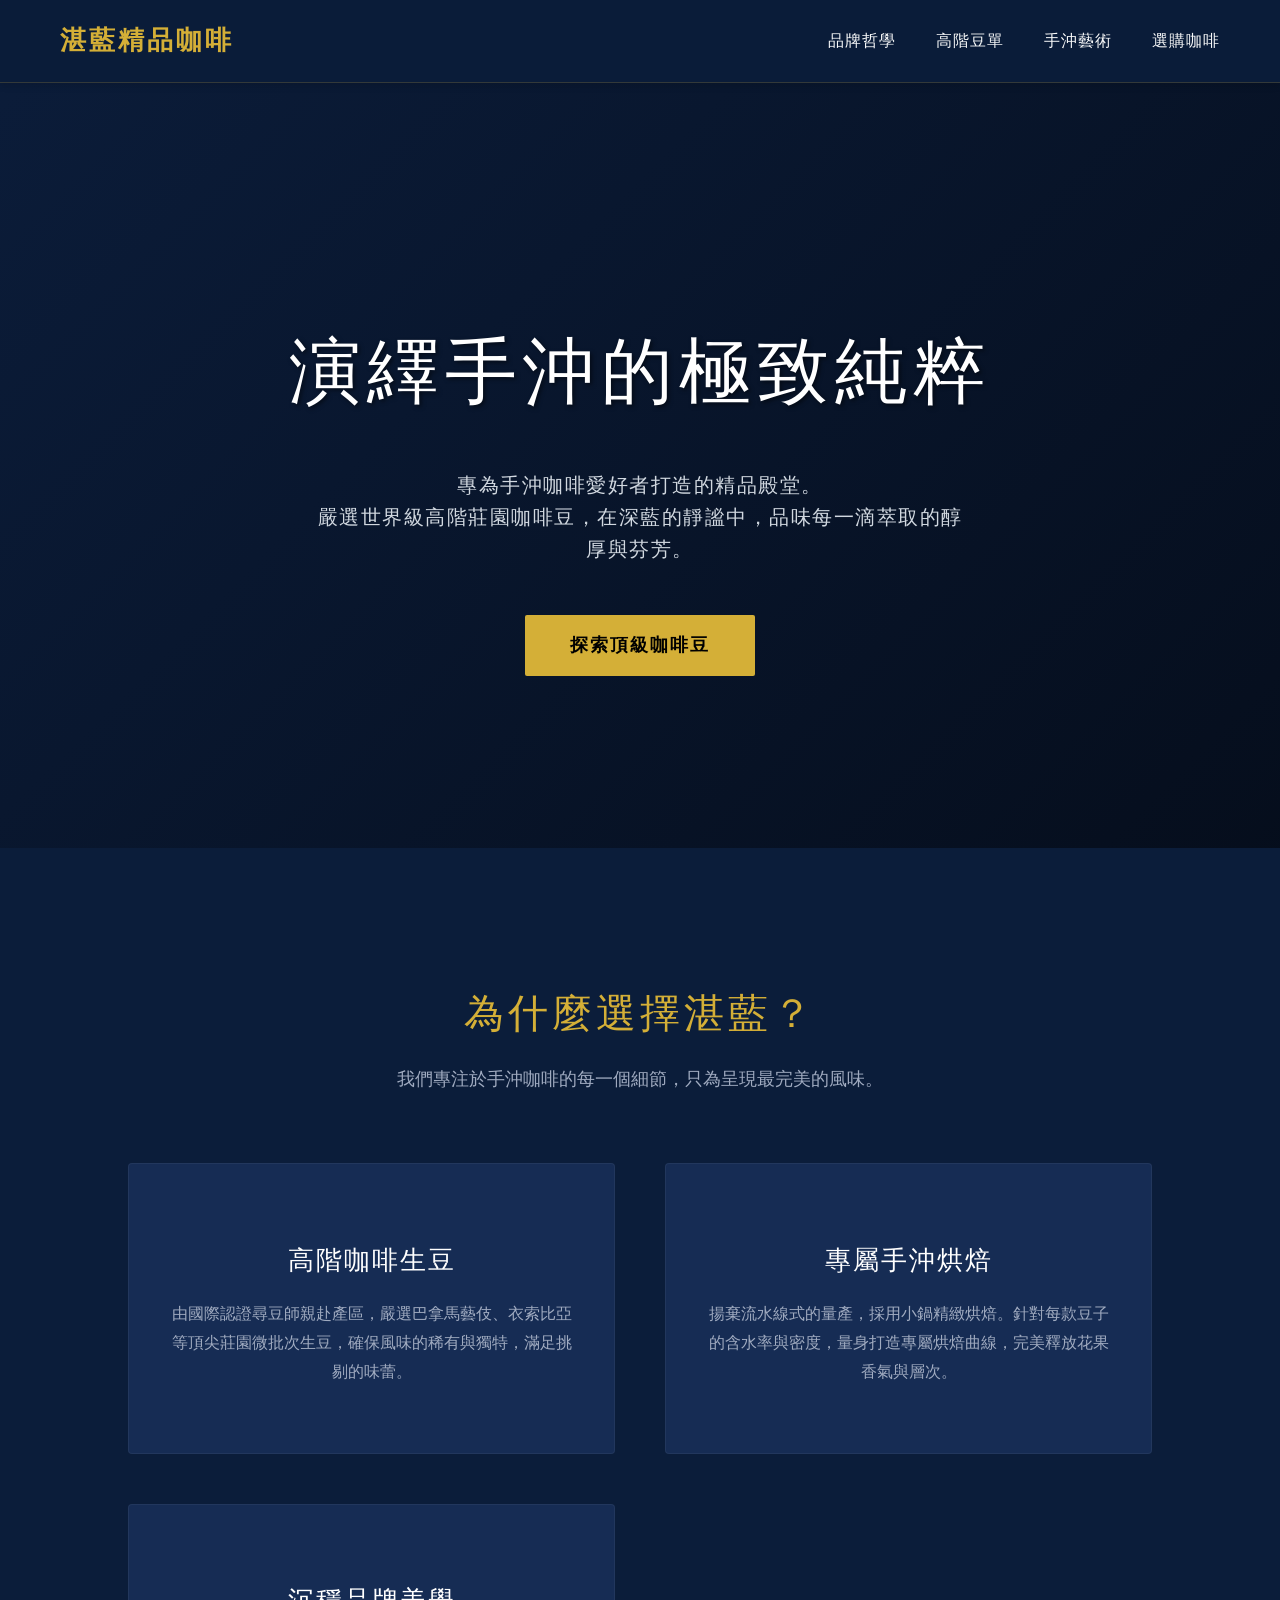
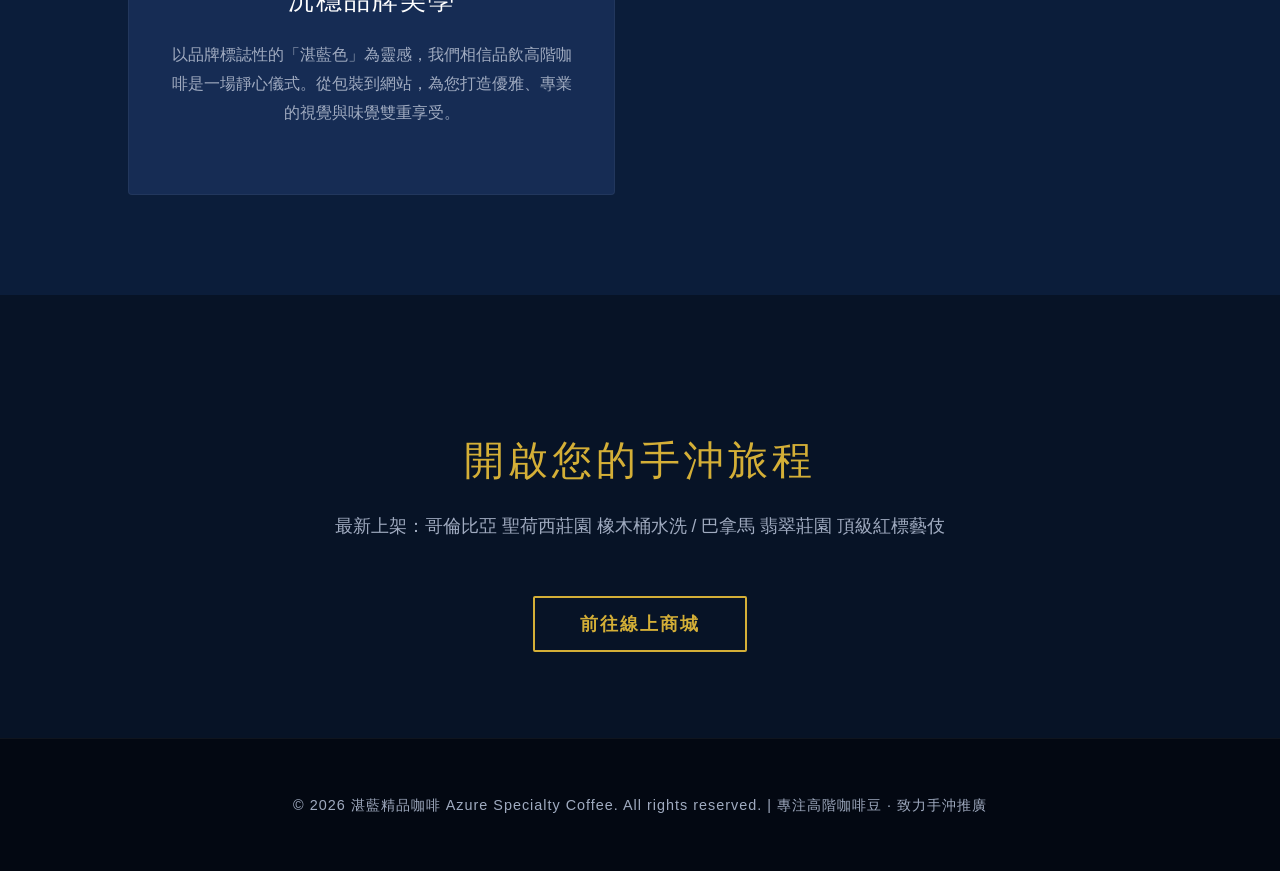
<file: w1/index.html>
<!DOCTYPE html>
<html lang="zh-TW">
<head>
    <meta charset="UTF-8">
    <meta name="viewport" content="width=device-width, initial-scale=1.0">
    <title>湛藍精品咖啡 | 頂級手沖咖啡</title>
    <style>
        :root {
            --primary-blue: #0b1d3a;
            --secondary-blue: #162c54;
            --accent-gold: #d4af37;
            --text-light: #f8f9fa;
            --text-dark: #a0abc0;
        }
        body {
            margin: 0;
            padding: 0;
            font-family: 'Helvetica Neue', Arial, 'Microsoft JhengHei', sans-serif;
            background-color: var(--primary-blue);
            color: var(--text-light);
            line-height: 1.6;
        }
        header {
            display: flex;
            justify-content: space-between;
            align-items: center;
            padding: 20px 60px;
            background-color: rgba(11, 29, 58, 0.98);
            position: sticky;
            top: 0;
            z-index: 1000;
            border-bottom: 1px solid rgba(212, 175, 55, 0.2);
            box-shadow: 0 4px 6px rgba(0,0,0,0.1);
        }
        .logo {
            font-size: 26px;
            font-weight: 700;
            color: var(--accent-gold);
            text-decoration: none;
            letter-spacing: 3px;
            display: flex;
            align-items: center;
            gap: 10px;
        }
        nav {
            display: flex;
            gap: 40px;
        }
        nav a {
            color: var(--text-light);
            text-decoration: none;
            font-size: 16px;
            letter-spacing: 1px;
            transition: color 0.3s ease;
        }
        nav a:hover {
            color: var(--accent-gold);
        }
        .hero {
            height: 85vh;
            display: flex;
            flex-direction: column;
            justify-content: center;
            align-items: center;
            text-align: center;
            background: linear-gradient(135deg, rgba(11,29,58,0.9) 0%, rgba(5,13,26,0.9) 100%), 
                        url('https://images.unsplash.com/photo-1497935586351-b67a49e012bf?ixlib=rb-1.2.1&auto=format&fit=crop&w=1920&q=80') no-repeat center center/cover;
            background-blend-mode: overlay;
            padding: 0 20px;
        }
        .hero h1 {
            font-size: 4.5rem;
            margin-bottom: 20px;
            letter-spacing: 6px;
            color: #ffffff;
            font-weight: 300;
            text-shadow: 2px 2px 4px rgba(0,0,0,0.5);
        }
        .hero p {
            font-size: 1.25rem;
            max-width: 650px;
            color: #d1d8e0;
            margin-bottom: 50px;
            letter-spacing: 1.5px;
        }
        .btn {
            padding: 16px 45px;
            background-color: var(--accent-gold);
            color: #000;
            text-decoration: none;
            font-size: 1.1rem;
            font-weight: bold;
            border-radius: 2px;
            transition: all 0.3s ease;
            letter-spacing: 2px;
        }
        .btn:hover {
            background-color: #fce28b;
            transform: translateY(-3px);
            box-shadow: 0 10px 20px rgba(0,0,0,0.2);
        }
        .section {
            padding: 100px 10%;
        }
        .section-title {
            text-align: center;
            font-size: 2.5rem;
            color: var(--accent-gold);
            margin-bottom: 20px;
            font-weight: 300;
            letter-spacing: 4px;
        }
        .section-subtitle {
            text-align: center;
            color: var(--text-dark);
            margin-bottom: 70px;
            font-size: 1.1rem;
        }
        .features {
            display: grid;
            grid-template-columns: repeat(auto-fit, minmax(320px, 1fr));
            gap: 50px;
        }
        .feature-card {
            background-color: var(--secondary-blue);
            padding: 50px 40px;
            border-radius: 4px;
            text-align: center;
            border: 1px solid rgba(255,255,255,0.05);
            transition: all 0.4s ease;
            position: relative;
            overflow: hidden;
        }
        .feature-card::before {
            content: '';
            position: absolute;
            top: 0; left: 0; width: 100%; height: 3px;
            background-color: var(--accent-gold);
            transform: scaleX(0);
            transition: transform 0.4s ease;
        }
        .feature-card:hover::before {
            transform: scaleX(1);
        }
        .feature-card:hover {
            transform: translateY(-10px);
            box-shadow: 0 15px 30px rgba(0,0,0,0.3);
            border-color: rgba(212, 175, 55, 0.3);
        }
        .feature-card h3 {
            font-size: 1.6rem;
            margin-bottom: 20px;
            color: #fff;
            font-weight: 400;
            letter-spacing: 2px;
        }
        .feature-card p {
            color: var(--text-dark);
            font-size: 1rem;
            line-height: 1.8;
        }
        .shop-section {
            background-color: #071326;
            text-align: center;
        }
        footer {
            text-align: center;
            padding: 40px;
            background-color: #030812;
            color: var(--text-dark);
            font-size: 0.9rem;
            border-top: 1px solid rgba(255,255,255,0.05);
            letter-spacing: 1px;
        }
    </style>
</head>
<body>
    <header>
        <a href="#" class="logo">湛藍精品咖啡</a>
        <nav>
            <a href="#about">品牌哲學</a>
            <a href="#beans">高階豆單</a>
            <a href="#brew">手沖藝術</a>
            <a href="#shop">選購咖啡</a>
        </nav>
    </header>

    <section class="hero">
        <h1>演繹手沖的極致純粹</h1>
        <p>專為手沖咖啡愛好者打造的精品殿堂。<br>嚴選世界級高階莊園咖啡豆，在深藍的靜謐中，品味每一滴萃取的醇厚與芬芳。</p>
        <a href="#shop" class="btn">探索頂級咖啡豆</a>
    </section>

    <section id="about" class="section">
        <h2 class="section-title">為什麼選擇湛藍？</h2>
        <p class="section-subtitle">我們專注於手沖咖啡的每一個細節，只為呈現最完美的風味。</p>
        
        <div class="features">
            <div class="feature-card">
                <h3>高階咖啡生豆</h3>
                <p>由國際認證尋豆師親赴產區，嚴選巴拿馬藝伎、衣索比亞等頂尖莊園微批次生豆，確保風味的稀有與獨特，滿足挑剔的味蕾。</p>
            </div>
            <div class="feature-card">
                <h3>專屬手沖烘焙</h3>
                <p>揚棄流水線式的量產，採用小鍋精緻烘焙。針對每款豆子的含水率與密度，量身打造專屬烘焙曲線，完美釋放花果香氣與層次。</p>
            </div>
            <div class="feature-card">
                <h3>沉穩品牌美學</h3>
                <p>以品牌標誌性的「湛藍色」為靈感，我們相信品飲高階咖啡是一場靜心儀式。從包裝到網站，為您打造優雅、專業的視覺與味覺雙重享受。</p>
            </div>
        </div>
    </section>

    <section id="shop" class="section shop-section">
        <h2 class="section-title">開啟您的手沖旅程</h2>
        <p class="section-subtitle">最新上架：哥倫比亞 聖荷西莊園 橡木桶水洗 / 巴拿馬 翡翠莊園 頂級紅標藝伎</p>
        <a href="#" class="btn" style="background-color: transparent; border: 2px solid var(--accent-gold); color: var(--accent-gold);">前往線上商城</a>
    </section>

    <footer>
        <p>&copy; 2026 湛藍精品咖啡 Azure Specialty Coffee. All rights reserved. | 專注高階咖啡豆 · 致力手沖推廣</p>
    </footer>
</body>
</html>
</file>
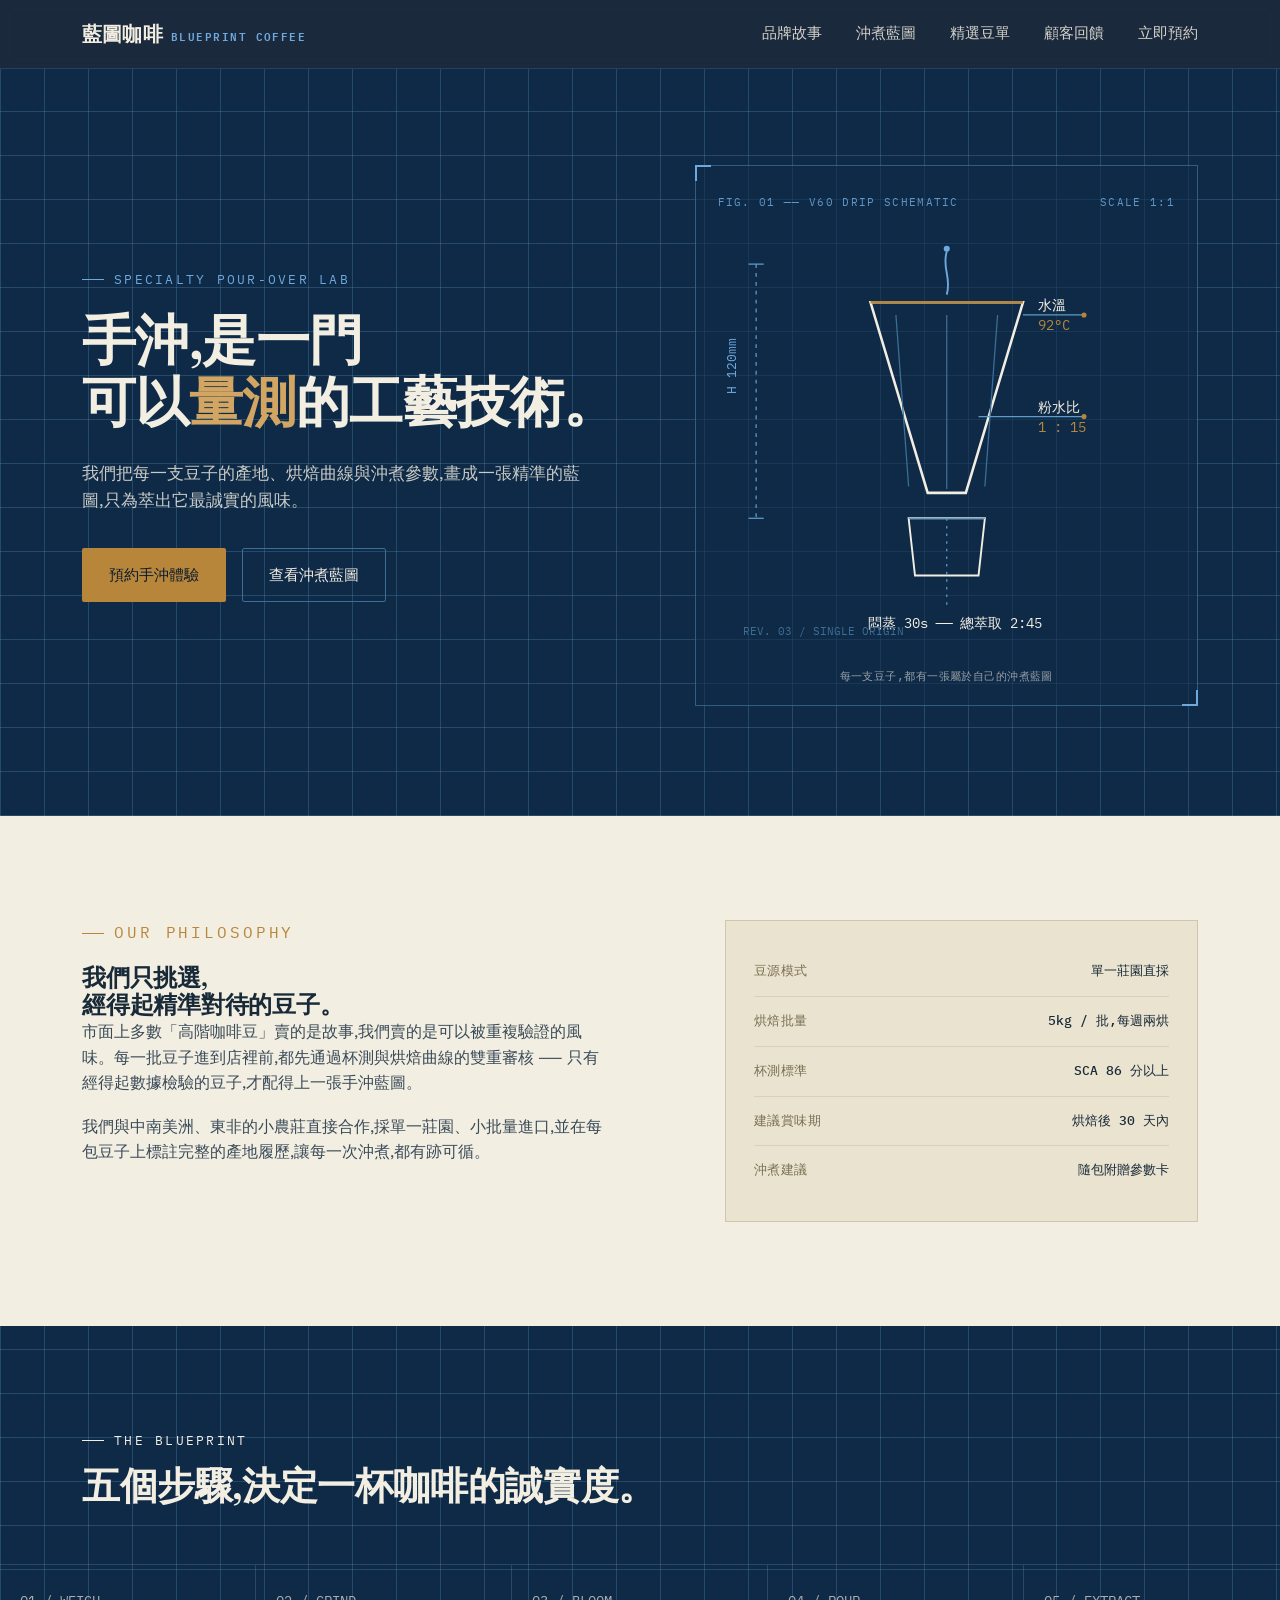
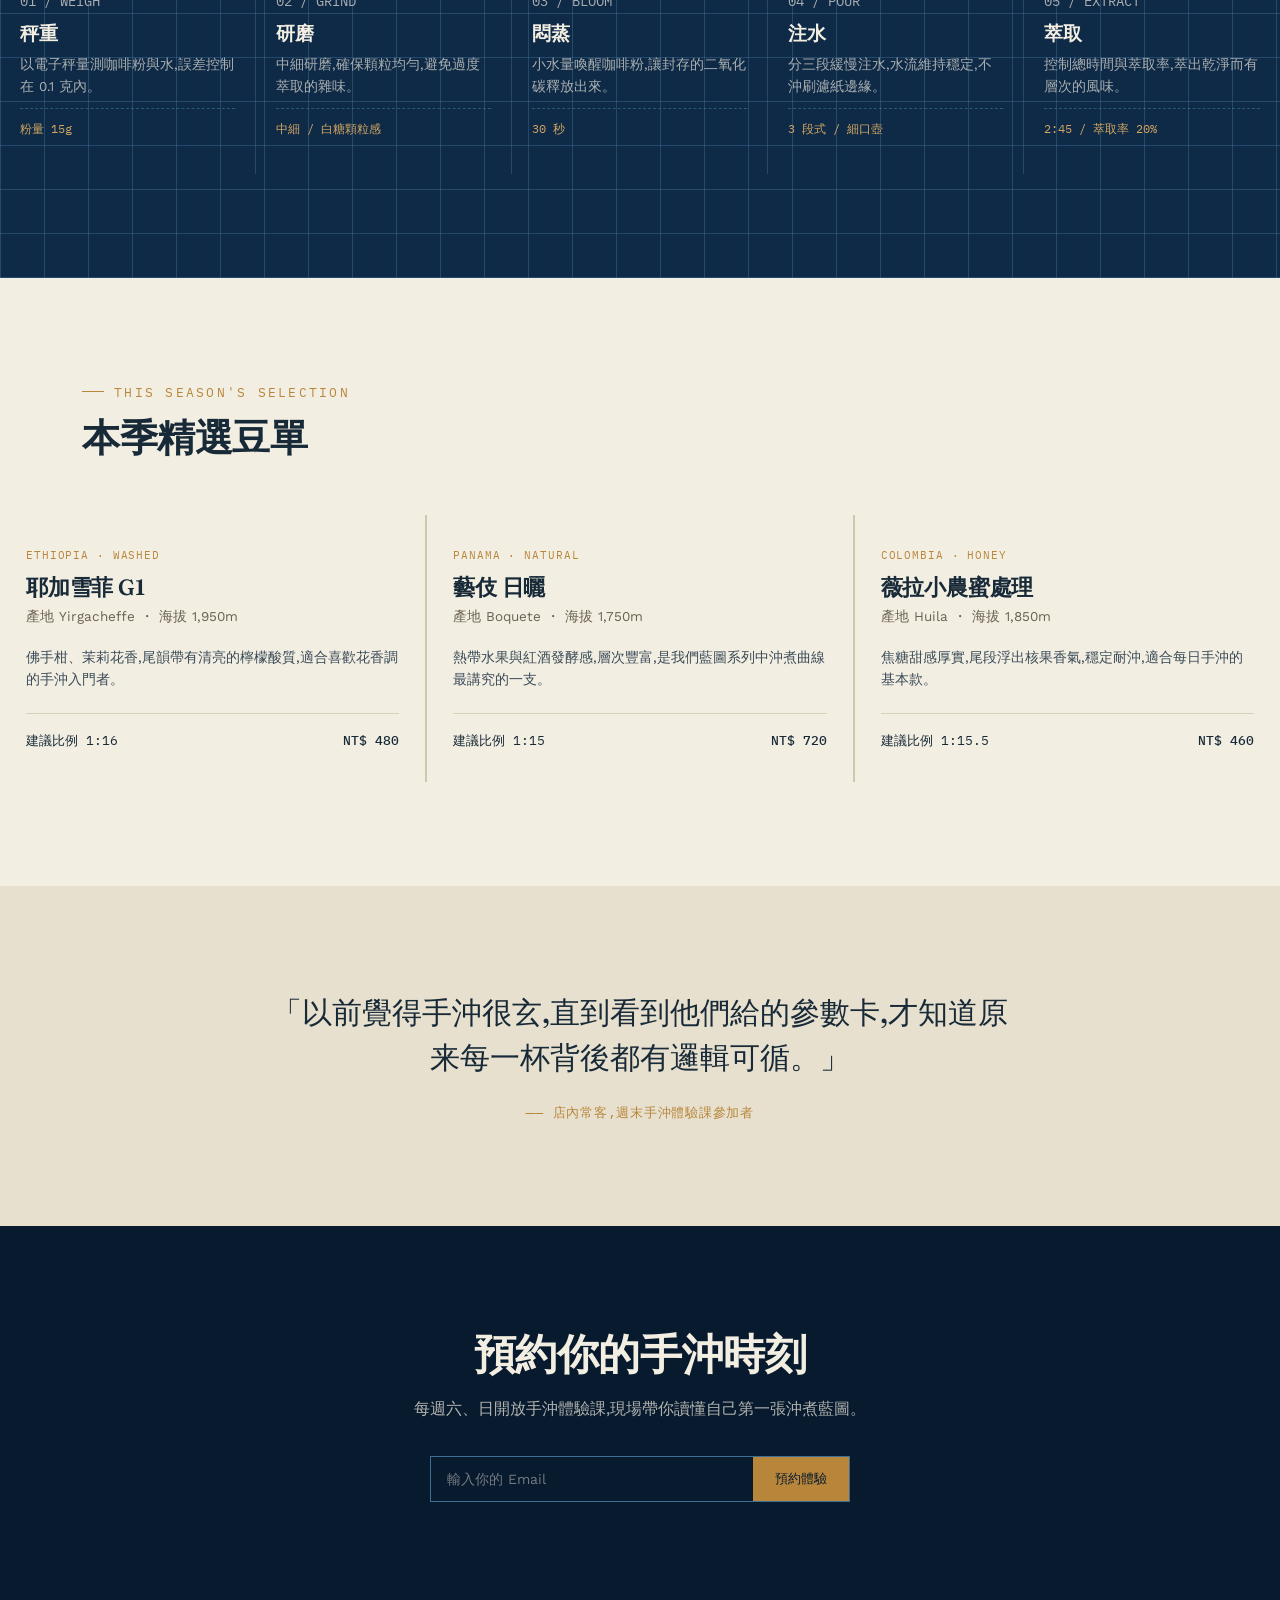
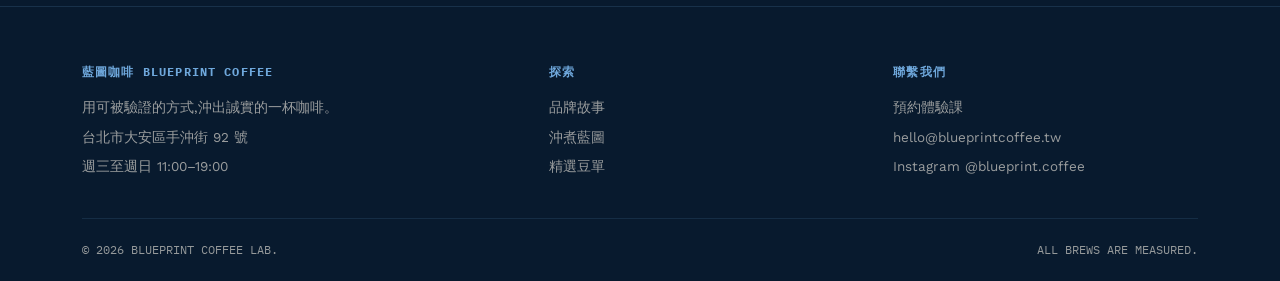
<file: week3/index.html>
<!DOCTYPE html>
<html lang="zh-Hant">
<head>
<meta charset="UTF-8">
<meta name="viewport" content="width=device-width, initial-scale=1.0">
<title>藍圖咖啡 Blueprint Coffee ── 精準手沖,誠實風味</title>
<link rel="preconnect" href="https://fonts.googleapis.com">
<link rel="preconnect" href="https://fonts.gstatic.com" crossorigin>
<link href="https://fonts.googleapis.com/css2?family=Fraunces:opsz,wght@9..144,400;9..144,500;9..144,600;9..144,700&family=Work+Sans:wght@300;400;500;600&family=IBM+Plex+Mono:wght@400;500&display=swap" rel="stylesheet">
<style>
  :root{
    --ink-black:#081A2E;
    --blueprint:#0E2A47;
    --blueprint-line:#3E6E96;
    --blueprint-line-soft:rgba(94,155,197,0.28);
    --paper:#F3EEE2;
    --paper-dim:#E7E0CE;
    --brass:#B8863B;
    --brass-light:#D2A662;
    --sky:#6FA8DC;
    --ink-on-paper:#182A38;
    --max-w:1180px;
  }

  *{margin:0;padding:0;box-sizing:border-box;}
  html{scroll-behavior:smooth;}
  body{
    font-family:'Work Sans', sans-serif;
    background:var(--paper);
    color:var(--ink-on-paper);
    line-height:1.6;
    -webkit-font-smoothing:antialiased;
  }
  a{color:inherit;text-decoration:none;}
  img,svg{display:block;max-width:100%;}
  .container{max-width:var(--max-w);margin:0 auto;padding:0 32px;}
  .eyebrow{
    font-family:'IBM Plex Mono', monospace;
    font-size:12.5px;
    letter-spacing:0.18em;
    text-transform:uppercase;
    display:flex;
    align-items:center;
    gap:10px;
  }
  .eyebrow::before{
    content:"";
    width:22px;height:1px;
    background:currentColor;
    display:inline-block;
  }
  h1,h2,h3{
    font-family:'Fraunces', serif;
    font-weight:600;
    line-height:1.15;
    letter-spacing:-0.01em;
  }
  .btn{
    display:inline-flex;
    align-items:center;
    gap:10px;
    padding:14px 26px;
    border-radius:2px;
    font-family:'Work Sans', sans-serif;
    font-size:15px;
    font-weight:500;
    border:1px solid transparent;
    cursor:pointer;
    transition:transform .25s ease, background .25s ease, border-color .25s ease, color .25s ease;
  }
  .btn:focus-visible{outline:2px solid var(--sky);outline-offset:3px;}
  .btn-primary{background:var(--brass);color:var(--ink-black);}
  .btn-primary:hover{background:var(--brass-light);transform:translateY(-1px);}
  .btn-ghost{border-color:var(--blueprint-line);color:var(--paper);}
  .btn-ghost:hover{border-color:var(--sky);color:var(--sky);}
  .btn-ghost.on-paper{border-color:var(--ink-on-paper);color:var(--ink-on-paper);}
  .btn-ghost.on-paper:hover{border-color:var(--brass);color:var(--brass);}

  /* ---------- NAV ---------- */
  header{
    position:sticky;top:0;z-index:50;
    background:rgba(8,26,46,0.92);
    backdrop-filter:blur(6px);
    border-bottom:1px solid rgba(94,155,197,0.2);
  }
  nav{
    max-width:var(--max-w);margin:0 auto;padding:18px 32px;
    display:flex;align-items:center;justify-content:space-between;
    color:var(--paper);
  }
  .logo{
    font-family:'Fraunces', serif;
    font-size:20px;font-weight:600;letter-spacing:0.01em;
    color:var(--paper);display:flex;align-items:baseline;gap:8px;
  }
  .logo span{
    font-family:'IBM Plex Mono', monospace;
    font-size:10.5px;letter-spacing:0.14em;color:var(--sky);
  }
  .nav-links{display:flex;gap:34px;font-size:14.5px;}
  .nav-links a{opacity:0.85;transition:opacity .2s;}
  .nav-links a:hover{opacity:1;color:var(--sky);}
  .nav-toggle{display:none;background:none;border:none;color:var(--paper);font-size:24px;cursor:pointer;}

  @media (max-width:860px){
    .nav-links{
      position:absolute;top:100%;left:0;right:0;
      background:var(--ink-black);
      flex-direction:column;gap:0;
      max-height:0;overflow:hidden;
      transition:max-height .3s ease;
    }
    .nav-links.open{max-height:320px;}
    .nav-links a{padding:16px 32px;border-top:1px solid rgba(94,155,197,0.15);}
    .nav-toggle{display:block;}
  }

  /* ---------- HERO ---------- */
  .hero{
    background:
      repeating-linear-gradient(0deg, var(--blueprint-line-soft) 0, var(--blueprint-line-soft) 1px, transparent 1px, transparent 44px),
      repeating-linear-gradient(90deg, var(--blueprint-line-soft) 0, var(--blueprint-line-soft) 1px, transparent 1px, transparent 44px),
      var(--blueprint);
    color:var(--paper);
    padding:96px 0 110px;
    position:relative;
    overflow:hidden;
  }
  .hero-grid{
    max-width:var(--max-w);margin:0 auto;padding:0 32px;
    display:grid;grid-template-columns:1.05fr 0.95fr;gap:56px;align-items:center;
  }
  .hero h1{font-size:clamp(34px,4.6vw,54px);margin:20px 0 26px;color:var(--paper);}
  .hero h1 em{font-style:normal;color:var(--brass-light);}
  .hero p.lede{font-size:17px;max-width:46ch;color:rgba(243,238,226,0.82);margin-bottom:34px;}
  .hero-cta{display:flex;gap:16px;flex-wrap:wrap;}
  .hero-eyebrow{color:var(--sky);margin-bottom:6px;}

  .blueprint-plate{
    position:relative;
    border:1px solid rgba(94,155,197,0.45);
    background:rgba(15,42,71,0.55);
    padding:28px 22px 20px;
  }
  .blueprint-plate::before,.blueprint-plate::after,
  .plate-corner-tl,.plate-corner-br{
    content:"";position:absolute;width:14px;height:14px;
    border-color:var(--sky);
  }
  .blueprint-plate::before{top:-1px;left:-1px;border-top:2px solid var(--sky);border-left:2px solid var(--sky);}
  .blueprint-plate::after{bottom:-1px;right:-1px;border-bottom:2px solid var(--sky);border-right:2px solid var(--sky);}
  .plate-label{
    font-family:'IBM Plex Mono', monospace;font-size:11px;letter-spacing:0.12em;
    color:var(--sky);display:flex;justify-content:space-between;margin-bottom:14px;opacity:0.85;
  }
  .plate-caption{
    font-family:'IBM Plex Mono', monospace;font-size:11px;color:rgba(243,238,226,0.6);
    text-align:center;margin-top:10px;letter-spacing:0.04em;
  }

  @media (max-width:900px){
    .hero-grid{grid-template-columns:1fr;}
    .hero{padding:64px 0 76px;}
  }

  /* ---------- SECTION SHARED ---------- */
  section{padding:104px 0;}
  .section-head{max-width:640px;margin-bottom:56px;}
  .section-head h2{font-size:clamp(26px,3.2vw,38px);margin-top:14px;}
  .on-dark{background:var(--ink-black);color:var(--paper);}
  .on-dark .eyebrow{color:var(--sky);}
  .on-paper .eyebrow{color:var(--brass);}

  /* ---------- ABOUT / SPEC SHEET ---------- */
  .about-grid{display:grid;grid-template-columns:1.1fr 0.9fr;gap:64px;align-items:start;}
  .about-grid p{font-size:16px;color:#3a4b58;max-width:52ch;margin-bottom:18px;}
  .spec-sheet{border:1px solid #cfc6ac;background:#EAE3D0;padding:26px 28px;}
  .spec-row{
    display:flex;justify-content:space-between;gap:20px;
    padding:14px 0;border-bottom:1px solid #d8d0b8;
    font-family:'IBM Plex Mono', monospace;font-size:13px;
  }
  .spec-row:last-child{border-bottom:none;}
  .spec-row dt{color:#7a6f52;letter-spacing:0.04em;}
  .spec-row dd{font-weight:500;color:var(--ink-on-paper);text-align:right;}

  @media (max-width:860px){ .about-grid{grid-template-columns:1fr;} }

  /* ---------- PROCESS BLUEPRINT ---------- */
  .process{
    background:
      repeating-linear-gradient(0deg, var(--blueprint-line-soft) 0, var(--blueprint-line-soft) 1px, transparent 1px, transparent 44px),
      repeating-linear-gradient(90deg, var(--blueprint-line-soft) 0, var(--blueprint-line-soft) 1px, transparent 1px, transparent 44px),
      var(--blueprint);
    color:var(--paper);
  }
  .steps{
    display:grid;grid-template-columns:repeat(5,1fr);gap:0;
    border-top:1px solid var(--blueprint-line-soft);
  }
  .step{
    padding:26px 20px;border-right:1px solid var(--blueprint-line-soft);position:relative;
  }
  .step:last-child{border-right:none;}
  .step-index{font-family:'IBM Plex Mono', monospace;font-size:12px;color:var(--sky);margin-bottom:14px;}
  .step h3{font-size:19px;color:var(--paper);margin-bottom:10px;font-weight:600;}
  .step p{font-size:13.5px;color:rgba(243,238,226,0.68);margin-bottom:10px;}
  .step .metric{
    font-family:'IBM Plex Mono', monospace;font-size:12px;color:var(--brass-light);
    border-top:1px dashed rgba(94,155,197,0.4);padding-top:10px;
  }
  @media (max-width:960px){
    .steps{grid-template-columns:1fr 1fr;}
    .step{border-right:1px solid var(--blueprint-line-soft);border-bottom:1px solid var(--blueprint-line-soft);}
    .step:nth-child(2n){border-right:none;}
  }
  @media (max-width:560px){
    .steps{grid-template-columns:1fr;}
    .step{border-right:none;}
  }

  /* ---------- BEANS ---------- */
  .bean-grid{display:grid;grid-template-columns:repeat(3,1fr);gap:2px;background:#cfc6ac;}
  .bean-card{
    background:var(--paper);padding:32px 26px;position:relative;
    display:flex;flex-direction:column;height:100%;
  }
  .bean-tag{
    font-family:'IBM Plex Mono', monospace;font-size:11px;color:var(--brass);
    letter-spacing:0.08em;margin-bottom:10px;
  }
  .bean-card h3{font-size:22px;margin-bottom:6px;}
  .bean-origin{font-size:13.5px;color:#6b6250;margin-bottom:18px;}
  .bean-notes{font-size:14px;color:#3a4b58;margin-bottom:22px;flex-grow:1;}
  .bean-meta{
    display:flex;justify-content:space-between;align-items:center;
    border-top:1px solid #d8d0b8;padding-top:16px;
    font-family:'IBM Plex Mono', monospace;font-size:12.5px;
  }
  .bean-price{color:var(--ink-on-paper);font-weight:500;}
  @media (max-width:900px){ .bean-grid{grid-template-columns:1fr 1fr;} }
  @media (max-width:600px){ .bean-grid{grid-template-columns:1fr;} }

  /* ---------- QUOTE ---------- */
  .quote-section{background:var(--paper-dim);}
  .quote-wrap{max-width:760px;margin:0 auto;text-align:center;}
  blockquote{
    font-family:'Fraunces', serif;font-size:clamp(22px,2.6vw,30px);
    font-weight:500;line-height:1.5;color:var(--ink-on-paper);margin-bottom:22px;
  }
  .quote-attr{font-family:'IBM Plex Mono', monospace;font-size:12.5px;color:var(--brass);letter-spacing:0.06em;}

  /* ---------- CTA / FOOTER ---------- */
  .cta-section{background:var(--ink-black);color:var(--paper);text-align:center;}
  .cta-section h2{font-size:clamp(28px,3.6vw,42px);margin-bottom:18px;}
  .cta-section p{color:rgba(243,238,226,0.72);max-width:48ch;margin:0 auto 34px;}
  .cta-form{
    display:flex;max-width:420px;margin:0 auto;gap:0;border:1px solid var(--blueprint-line);
  }
  .cta-form input{
    flex:1;background:transparent;border:none;padding:14px 16px;
    color:var(--paper);font-family:'Work Sans', sans-serif;font-size:14px;
  }
  .cta-form input::placeholder{color:rgba(243,238,226,0.45);}
  .cta-form input:focus{outline:none;}
  .cta-form button{
    background:var(--brass);color:var(--ink-black);border:none;
    padding:0 22px;font-weight:500;cursor:pointer;font-family:'Work Sans', sans-serif;
    transition:background .2s;
  }
  .cta-form button:hover{background:var(--brass-light);}

  footer{background:var(--ink-black);border-top:1px solid rgba(94,155,197,0.18);color:rgba(243,238,226,0.6);}
  .footer-grid{
    display:grid;grid-template-columns:1.4fr 1fr 1fr;gap:40px;padding:56px 0 32px;
    font-size:13.5px;
  }
  .footer-grid h4{
    font-family:'IBM Plex Mono', monospace;font-size:11.5px;letter-spacing:0.1em;
    color:var(--sky);margin-bottom:16px;text-transform:uppercase;
  }
  .footer-grid p, .footer-grid a{display:block;margin-bottom:8px;color:rgba(243,238,226,0.62);}
  .footer-grid a:hover{color:var(--paper);}
  .footer-bottom{
    border-top:1px solid rgba(94,155,197,0.15);padding:22px 0;
    font-family:'IBM Plex Mono', monospace;font-size:11.5px;
    display:flex;justify-content:space-between;flex-wrap:wrap;gap:10px;
  }
  @media (max-width:700px){ .footer-grid{grid-template-columns:1fr;} }

  /* ---------- REVEAL ---------- */
  .reveal{opacity:0;transform:translateY(18px);transition:opacity .7s ease, transform .7s ease;}
  .reveal.in{opacity:1;transform:translateY(0);}
  @media (prefers-reduced-motion: reduce){
    .reveal{opacity:1;transform:none;transition:none;}
    html{scroll-behavior:auto;}
  }
</style>
</head>
<body>

<header>
  <nav>
    <a href="#top" class="logo">藍圖咖啡<span>BLUEPRINT COFFEE</span></a>
    <button class="nav-toggle" id="navToggle" aria-label="開啟選單" aria-expanded="false">☰</button>
    <div class="nav-links" id="navLinks">
      <a href="#about">品牌故事</a>
      <a href="#process">沖煮藍圖</a>
      <a href="#beans">精選豆單</a>
      <a href="#quote">顧客回饋</a>
      <a href="#cta">立即預約</a>
    </div>
  </nav>
</header>

<section class="hero" id="top">
  <div class="hero-grid">
    <div>
      <p class="eyebrow hero-eyebrow">SPECIALTY POUR-OVER LAB</p>
      <h1>手沖,是一門<br>可以<em>量測</em>的工藝技術。</h1>
      <p class="lede">我們把每一支豆子的產地、烘焙曲線與沖煮參數,畫成一張精準的藍圖,只為萃出它最誠實的風味。</p>
      <div class="hero-cta">
        <a href="#cta" class="btn btn-primary">預約手沖體驗</a>
        <a href="#process" class="btn btn-ghost">查看沖煮藍圖</a>
      </div>
    </div>

    <div class="blueprint-plate reveal">
      <div class="plate-label"><span>FIG. 01 ── V60 DRIP SCHEMATIC</span><span>SCALE 1:1</span></div>
      <svg viewBox="0 0 360 340" xmlns="http://www.w3.org/2000/svg" role="img" aria-label="V60 手沖濾杯示意圖,標註水溫、粉水比、悶蒸與總萃取時間">
        <!-- dimension lines -->
        <line x1="30" y1="30" x2="30" y2="230" stroke="#5E9BC5" stroke-width="1" stroke-dasharray="3 4"/>
        <line x1="24" y1="30" x2="36" y2="30" stroke="#5E9BC5" stroke-width="1"/>
        <line x1="24" y1="230" x2="36" y2="230" stroke="#5E9BC5" stroke-width="1"/>
        <text x="14" y="132" fill="#6FA8DC" font-size="10" font-family="IBM Plex Mono, monospace" transform="rotate(-90 14 132)">H 120mm</text>

        <!-- dripper cone -->
        <path d="M120 60 L240 60 L195 210 L165 210 Z" fill="none" stroke="#F3EEE2" stroke-width="2"/>
        <path d="M120 60 L240 60" stroke="#B8863B" stroke-width="2"/>
        <!-- ribs -->
        <line x1="140" y1="70" x2="150" y2="205" stroke="#3E6E96" stroke-width="1"/>
        <line x1="180" y1="70" x2="180" y2="207" stroke="#3E6E96" stroke-width="1"/>
        <line x1="220" y1="70" x2="210" y2="205" stroke="#3E6E96" stroke-width="1"/>

        <!-- server -->
        <path d="M150 230 L210 230 L205 275 L155 275 Z" fill="none" stroke="#F3EEE2" stroke-width="1.5"/>
        <line x1="150" y1="230" x2="210" y2="230" stroke="#5E9BC5" stroke-width="1"/>

        <!-- pour line + droplets -->
        <path d="M180 20 C176 34, 184 40, 180 54" stroke="#6FA8DC" stroke-width="1.5" fill="none"/>
        <circle cx="180" cy="18" r="2.4" fill="#6FA8DC"/>

        <!-- annotation callouts -->
        <line x1="240" y1="70" x2="288" y2="70" stroke="#5E9BC5" stroke-width="1"/>
        <circle cx="288" cy="70" r="2" fill="#B8863B"/>
        <text x="252" y="66" fill="#F3EEE2" font-size="11" font-family="IBM Plex Mono, monospace">水溫</text>
        <text x="252" y="82" fill="#B8863B" font-size="11" font-family="IBM Plex Mono, monospace">92°C</text>

        <line x1="205" y1="150" x2="288" y2="150" stroke="#5E9BC5" stroke-width="1"/>
        <circle cx="288" cy="150" r="2" fill="#B8863B"/>
        <text x="252" y="146" fill="#F3EEE2" font-size="11" font-family="IBM Plex Mono, monospace">粉水比</text>
        <text x="252" y="162" fill="#B8863B" font-size="11" font-family="IBM Plex Mono, monospace">1 : 15</text>

        <line x1="180" y1="230" x2="180" y2="300" stroke="#5E9BC5" stroke-width="1" stroke-dasharray="2 4"/>
        <text x="118" y="316" fill="#F3EEE2" font-size="11" font-family="IBM Plex Mono, monospace">悶蒸 30s ── 總萃取 2:45</text>

        <!-- corner tick -->
        <text x="20" y="322" fill="#3E6E96" font-size="9" font-family="IBM Plex Mono, monospace">REV. 03 / SINGLE ORIGIN</text>
      </svg>
      <p class="plate-caption">每一支豆子,都有一張屬於自己的沖煮藍圖</p>
    </div>
  </div>
</section>

<section class="on-paper" id="about">
  <div class="container">
    <div class="about-grid">
      <div class="reveal">
        <p class="eyebrow">OUR PHILOSOPHY</p>
        <h2>我們只挑選,<br>經得起精準對待的豆子。</h2>
        <p>市面上多數「高階咖啡豆」賣的是故事,我們賣的是可以被重複驗證的風味。每一批豆子進到店裡前,都先通過杯測與烘焙曲線的雙重審核 ── 只有經得起數據檢驗的豆子,才配得上一張手沖藍圖。</p>
        <p>我們與中南美洲、東非的小農莊直接合作,採單一莊園、小批量進口,並在每包豆子上標註完整的產地履歷,讓每一次沖煮,都有跡可循。</p>
      </div>
      <dl class="spec-sheet reveal">
        <div class="spec-row"><dt>豆源模式</dt><dd>單一莊園直採</dd></div>
        <div class="spec-row"><dt>烘焙批量</dt><dd>5kg / 批,每週兩烘</dd></div>
        <div class="spec-row"><dt>杯測標準</dt><dd>SCA 86 分以上</dd></div>
        <div class="spec-row"><dt>建議賞味期</dt><dd>烘焙後 30 天內</dd></div>
        <div class="spec-row"><dt>沖煮建議</dt><dd>隨包附贈參數卡</dd></div>
      </dl>
    </div>
  </div>
</section>

<section class="process" id="process">
  <div class="container">
    <div class="section-head reveal">
      <p class="eyebrow">THE BLUEPRINT</p>
      <h2>五個步驟,決定一杯咖啡的誠實度。</h2>
    </div>
  </div>
  <div class="steps reveal">
    <div class="step">
      <p class="step-index">01 / WEIGH</p>
      <h3>秤重</h3>
      <p>以電子秤量測咖啡粉與水,誤差控制在 0.1 克內。</p>
      <p class="metric">粉量 15g</p>
    </div>
    <div class="step">
      <p class="step-index">02 / GRIND</p>
      <h3>研磨</h3>
      <p>中細研磨,確保顆粒均勻,避免過度萃取的雜味。</p>
      <p class="metric">中細 / 白糖顆粒感</p>
    </div>
    <div class="step">
      <p class="step-index">03 / BLOOM</p>
      <h3>悶蒸</h3>
      <p>小水量喚醒咖啡粉,讓封存的二氧化碳釋放出來。</p>
      <p class="metric">30 秒</p>
    </div>
    <div class="step">
      <p class="step-index">04 / POUR</p>
      <h3>注水</h3>
      <p>分三段緩慢注水,水流維持穩定,不沖刷濾紙邊緣。</p>
      <p class="metric">3 段式 / 細口壺</p>
    </div>
    <div class="step">
      <p class="step-index">05 / EXTRACT</p>
      <h3>萃取</h3>
      <p>控制總時間與萃取率,萃出乾淨而有層次的風味。</p>
      <p class="metric">2:45 / 萃取率 20%</p>
    </div>
  </div>
</section>

<section class="on-paper" id="beans">
  <div class="container">
    <div class="section-head reveal">
      <p class="eyebrow">THIS SEASON'S SELECTION</p>
      <h2>本季精選豆單</h2>
    </div>
  </div>
  <div class="bean-grid reveal">
    <div class="bean-card">
      <p class="bean-tag">ETHIOPIA · WASHED</p>
      <h3>耶加雪菲 G1</h3>
      <p class="bean-origin">產地 Yirgacheffe ・ 海拔 1,950m</p>
      <p class="bean-notes">佛手柑、茉莉花香,尾韻帶有清亮的檸檬酸質,適合喜歡花香調的手沖入門者。</p>
      <div class="bean-meta"><span>建議比例 1:16</span><span class="bean-price">NT$ 480</span></div>
    </div>
    <div class="bean-card">
      <p class="bean-tag">PANAMA · NATURAL</p>
      <h3>藝伎 日曬</h3>
      <p class="bean-origin">產地 Boquete ・ 海拔 1,750m</p>
      <p class="bean-notes">熱帶水果與紅酒發酵感,層次豐富,是我們藍圖系列中沖煮曲線最講究的一支。</p>
      <div class="bean-meta"><span>建議比例 1:15</span><span class="bean-price">NT$ 720</span></div>
    </div>
    <div class="bean-card">
      <p class="bean-tag">COLOMBIA · HONEY</p>
      <h3>薇拉小農蜜處理</h3>
      <p class="bean-origin">產地 Huila ・ 海拔 1,850m</p>
      <p class="bean-notes">焦糖甜感厚實,尾段浮出核果香氣,穩定耐沖,適合每日手沖的基本款。</p>
      <div class="bean-meta"><span>建議比例 1:15.5</span><span class="bean-price">NT$ 460</span></div>
    </div>
  </div>
</section>

<section class="quote-section" id="quote">
  <div class="container">
    <div class="quote-wrap reveal">
      <blockquote>「以前覺得手沖很玄,直到看到他們給的參數卡,才知道原来每一杯背後都有邏輯可循。」</blockquote>
      <p class="quote-attr">── 店內常客,週末手沖體驗課參加者</p>
    </div>
  </div>
</section>

<section class="cta-section" id="cta">
  <div class="container">
    <h2 class="reveal">預約你的手沖時刻</h2>
    <p class="reveal">每週六、日開放手沖體驗課,現場帶你讀懂自己第一張沖煮藍圖。</p>
    <form class="cta-form reveal" onsubmit="event.preventDefault(); this.querySelector('button').textContent='已收到,我們會盡快聯繫';">
      <input type="email" placeholder="輸入你的 Email" required aria-label="Email">
      <button type="submit">預約體驗</button>
    </form>
  </div>
</section>

<footer>
  <div class="container">
    <div class="footer-grid">
      <div>
        <h4>藍圖咖啡 BLUEPRINT COFFEE</h4>
        <p>用可被驗證的方式,沖出誠實的一杯咖啡。</p>
        <p>台北市大安區手沖街 92 號</p>
        <p>週三至週日 11:00–19:00</p>
      </div>
      <div>
        <h4>探索</h4>
        <a href="#about">品牌故事</a>
        <a href="#process">沖煮藍圖</a>
        <a href="#beans">精選豆單</a>
      </div>
      <div>
        <h4>聯繫我們</h4>
        <a href="#cta">預約體驗課</a>
        <a href="mailto:hello@blueprintcoffee.tw">hello@blueprintcoffee.tw</a>
        <a href="#top">Instagram @blueprint.coffee</a>
      </div>
    </div>
    <div class="footer-bottom">
      <span>© 2026 BLUEPRINT COFFEE LAB.</span>
      <span>ALL BREWS ARE MEASURED.</span>
    </div>
  </div>
</footer>

<script>
  // mobile nav toggle
  const navToggle = document.getElementById('navToggle');
  const navLinks = document.getElementById('navLinks');
  navToggle.addEventListener('click', () => {
    const isOpen = navLinks.classList.toggle('open');
    navToggle.setAttribute('aria-expanded', isOpen);
  });
  navLinks.querySelectorAll('a').forEach(a => a.addEventListener('click', () => {
    navLinks.classList.remove('open');
    navToggle.setAttribute('aria-expanded', 'false');
  }));

  // scroll reveal
  const prefersReduced = window.matchMedia('(prefers-reduced-motion: reduce)').matches;
  if (!prefersReduced && 'IntersectionObserver' in window) {
    const io = new IntersectionObserver((entries) => {
      entries.forEach(entry => {
        if (entry.isIntersecting) {
          entry.target.classList.add('in');
          io.unobserve(entry.target);
        }
      });
    }, { threshold: 0.15 });
    document.querySelectorAll('.reveal').forEach(el => io.observe(el));
  } else {
    document.querySelectorAll('.reveal').forEach(el => el.classList.add('in'));
  }
</script>

</body>
</html>
</file>
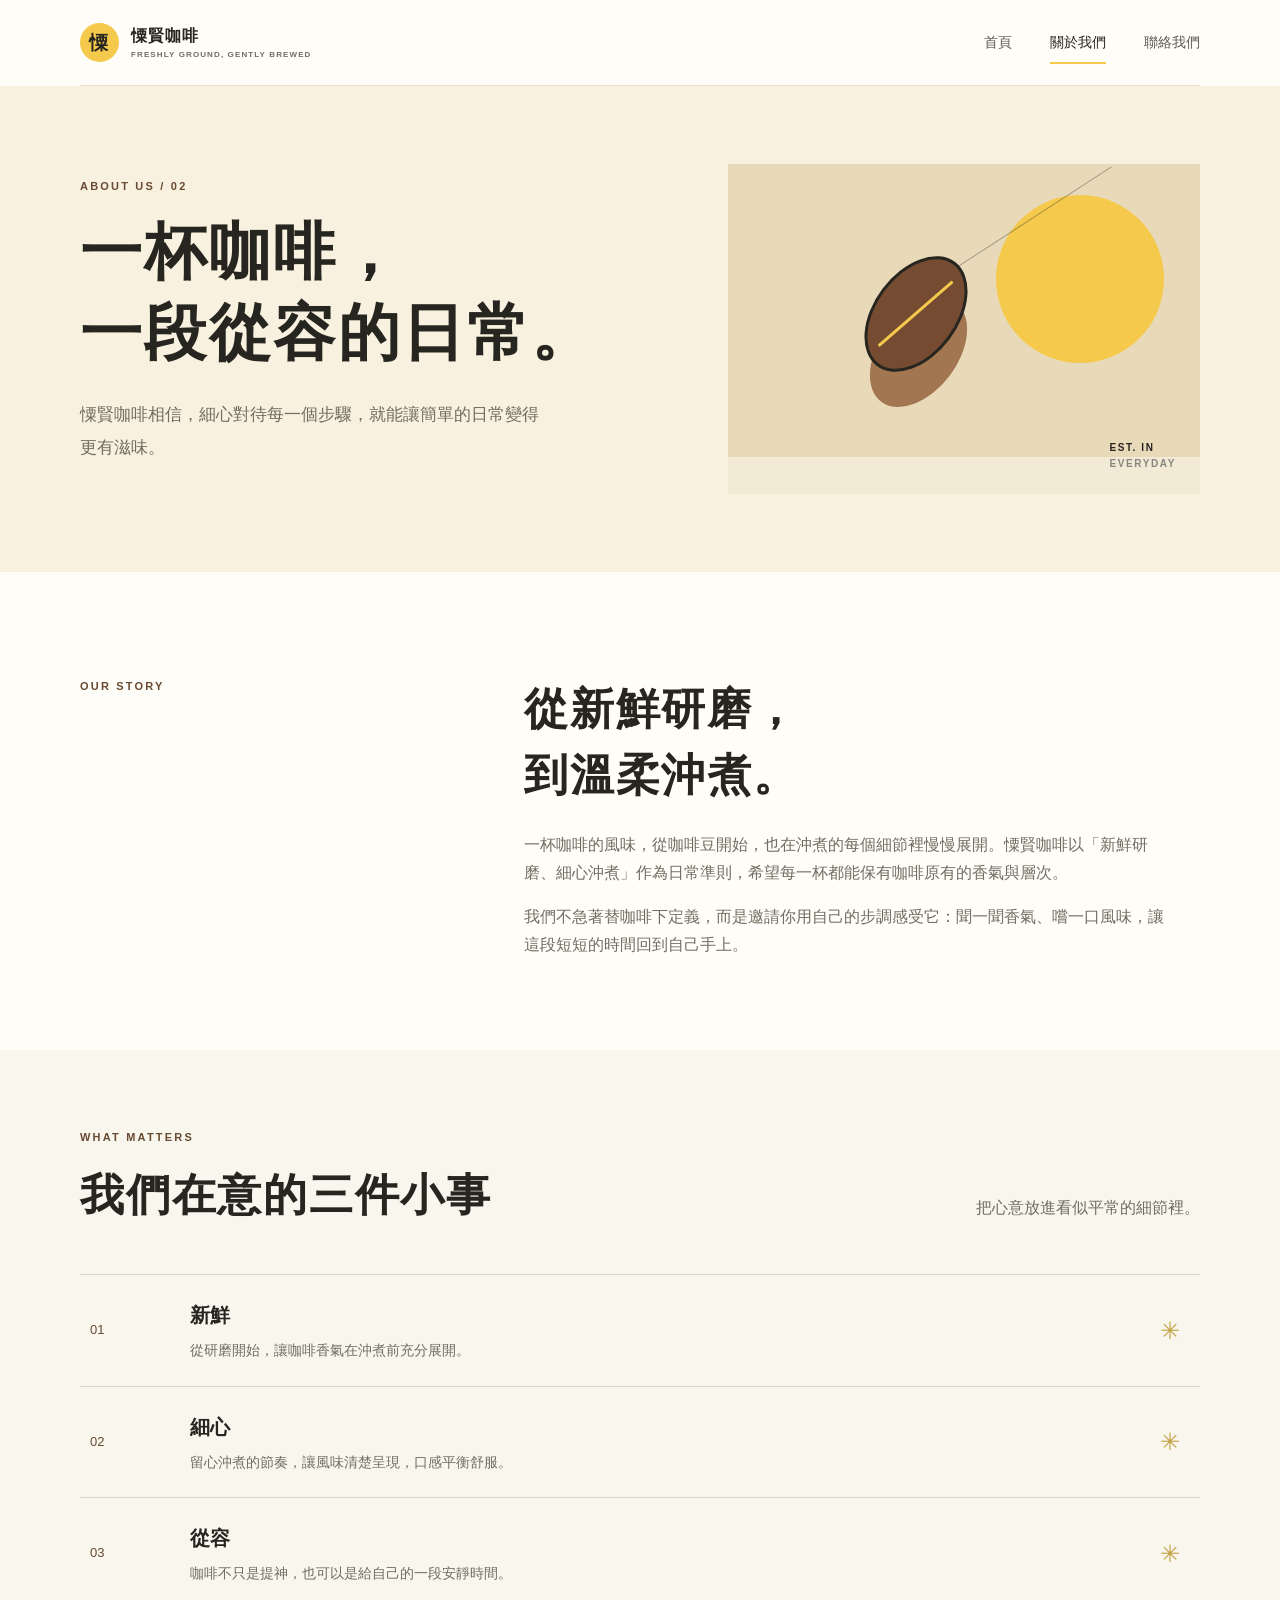
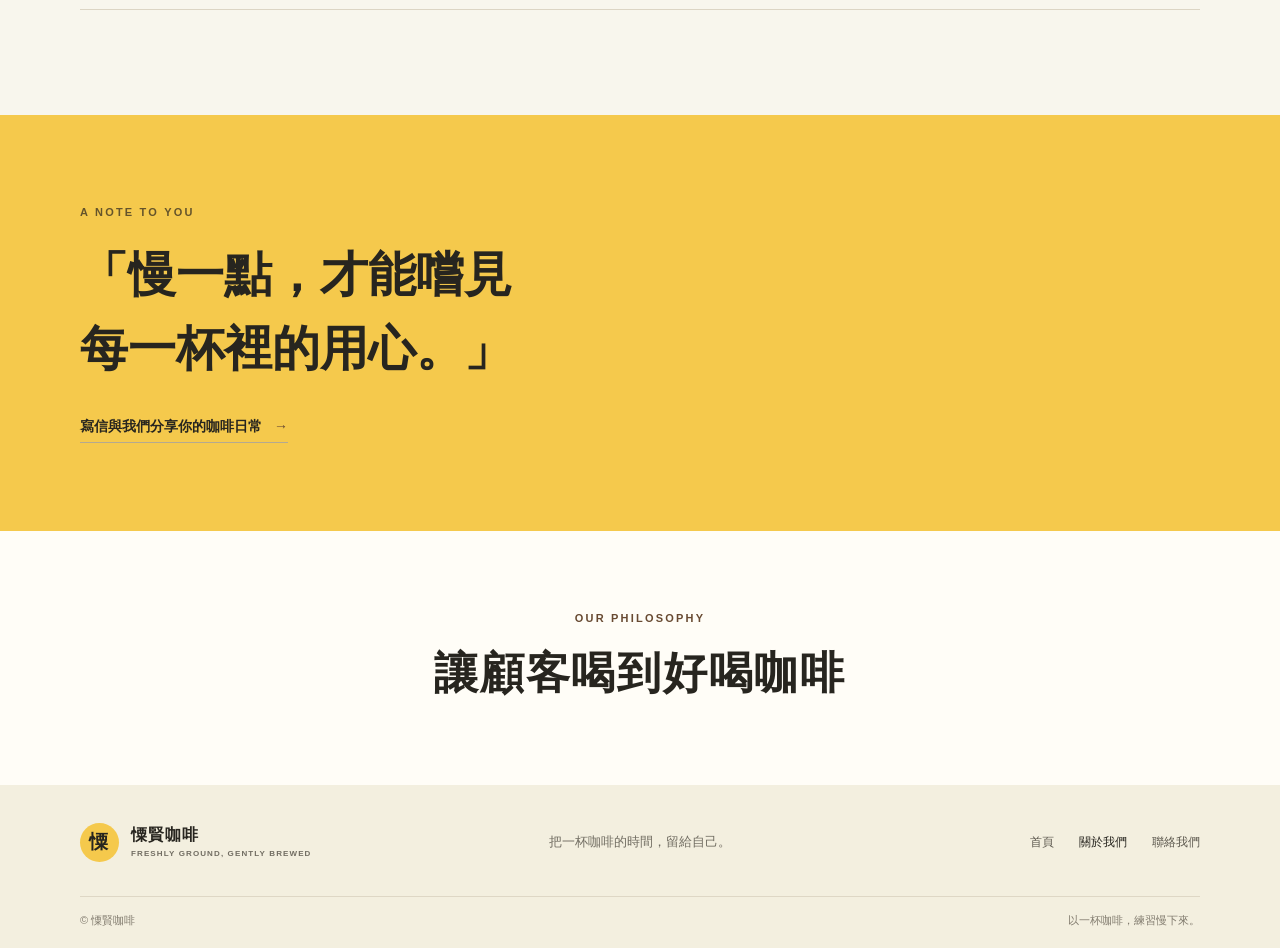
<file: pages/about.html>
<!doctype html>
<html lang="zh-Hant">
<head>
  <meta charset="utf-8">
  <meta name="viewport" content="width=device-width, initial-scale=1">
  <meta name="description" content="認識憟賢咖啡的理念：以新鮮研磨、細心沖煮，讓日常多一點從容。">
  <meta name="theme-color" content="#f5c94c">
  <title>關於我們｜憟賢咖啡</title>
  <link rel="stylesheet" href="assets/css/site.css">
  <script src="assets/js/site.js" defer></script>
</head>
<body>
  <a class="skip-link" href="#main">跳至主要內容</a>
  <header class="site-header"><div class="container header-inner"><a class="brand" href="index.html" aria-label="憟賢咖啡首頁"><span class="brand-mark" aria-hidden="true">憟</span><span>憟賢咖啡<small>FRESHLY GROUND, GENTLY BREWED</small></span></a><button class="menu-toggle" type="button" aria-expanded="false" aria-controls="site-nav"><span></span><span></span><span></span><span class="sr-only">切換導覽選單</span></button><nav class="site-nav" id="site-nav" aria-label="主要導覽"><a href="index.html">首頁</a><a href="about.html" aria-current="page">關於我們</a><a href="contact.html">聯絡我們</a></nav></div></header>
  <main id="main">
    <section class="page-hero"><div class="container page-hero-grid"><div><p class="eyebrow">ABOUT US / 02</p><h1>一杯咖啡，<br>一段從容的日常。</h1><p class="lead">憟賢咖啡相信，細心對待每一個步驟，就能讓簡單的日常變得更有滋味。</p></div><div class="about-art" role="img" aria-label="咖啡豆與日光構成的抽象插畫"><div class="about-sun"></div><div class="about-bean"></div><span>EST. IN<br>EVERYDAY</span><i></i></div></div></section>
    <section class="section story-section"><div class="container story-grid"><p class="eyebrow">OUR STORY</p><div><h2>從新鮮研磨，<br>到溫柔沖煮。</h2><p>一杯咖啡的風味，從咖啡豆開始，也在沖煮的每個細節裡慢慢展開。憟賢咖啡以「新鮮研磨、細心沖煮」作為日常準則，希望每一杯都能保有咖啡原有的香氣與層次。</p><p>我們不急著替咖啡下定義，而是邀請你用自己的步調感受它：聞一聞香氣、嚐一口風味，讓這段短短的時間回到自己手上。</p></div></div></section>
    <section class="section values-section"><div class="container"><div class="section-heading"><div><p class="eyebrow">WHAT MATTERS</p><h2>我們在意的三件小事</h2></div><p>把心意放進看似平常的細節裡。</p></div><div class="value-list"><article><span>01</span><div><h3>新鮮</h3><p>從研磨開始，讓咖啡香氣在沖煮前充分展開。</p></div><span class="value-mark" aria-hidden="true">✳</span></article><article><span>02</span><div><h3>細心</h3><p>留心沖煮的節奏，讓風味清楚呈現，口感平衡舒服。</p></div><span class="value-mark" aria-hidden="true">✳</span></article><article><span>03</span><div><h3>從容</h3><p>咖啡不只是提神，也可以是給自己的一段安靜時間。</p></div><span class="value-mark" aria-hidden="true">✳</span></article></div></div></section>
    <section class="quote-section"><div class="container"><p class="eyebrow">A NOTE TO YOU</p><blockquote>「慢一點，才能嚐見<br>每一杯裡的用心。」</blockquote><a class="text-link" href="contact.html">寫信與我們分享你的咖啡日常 <span aria-hidden="true">→</span></a></div></section>
    <section class="about-philosophy" aria-labelledby="about-philosophy-title"><div class="container"><p class="eyebrow">OUR PHILOSOPHY</p><h2 id="about-philosophy-title">讓顧客喝到好喝咖啡</h2></div></section>
  </main>
  <footer class="site-footer"><div class="container footer-main"><a class="brand footer-brand" href="index.html"><span class="brand-mark" aria-hidden="true">憟</span><span>憟賢咖啡<small>FRESHLY GROUND, GENTLY BREWED</small></span></a><p>把一杯咖啡的時間，留給自己。</p><nav aria-label="頁尾導覽"><a href="index.html">首頁</a><a href="about.html" aria-current="page">關於我們</a><a href="contact.html">聯絡我們</a></nav></div><div class="container footer-bottom"><span>© 憟賢咖啡</span><span>以一杯咖啡，練習慢下來。</span></div></footer>
</body>
</html>
</file>
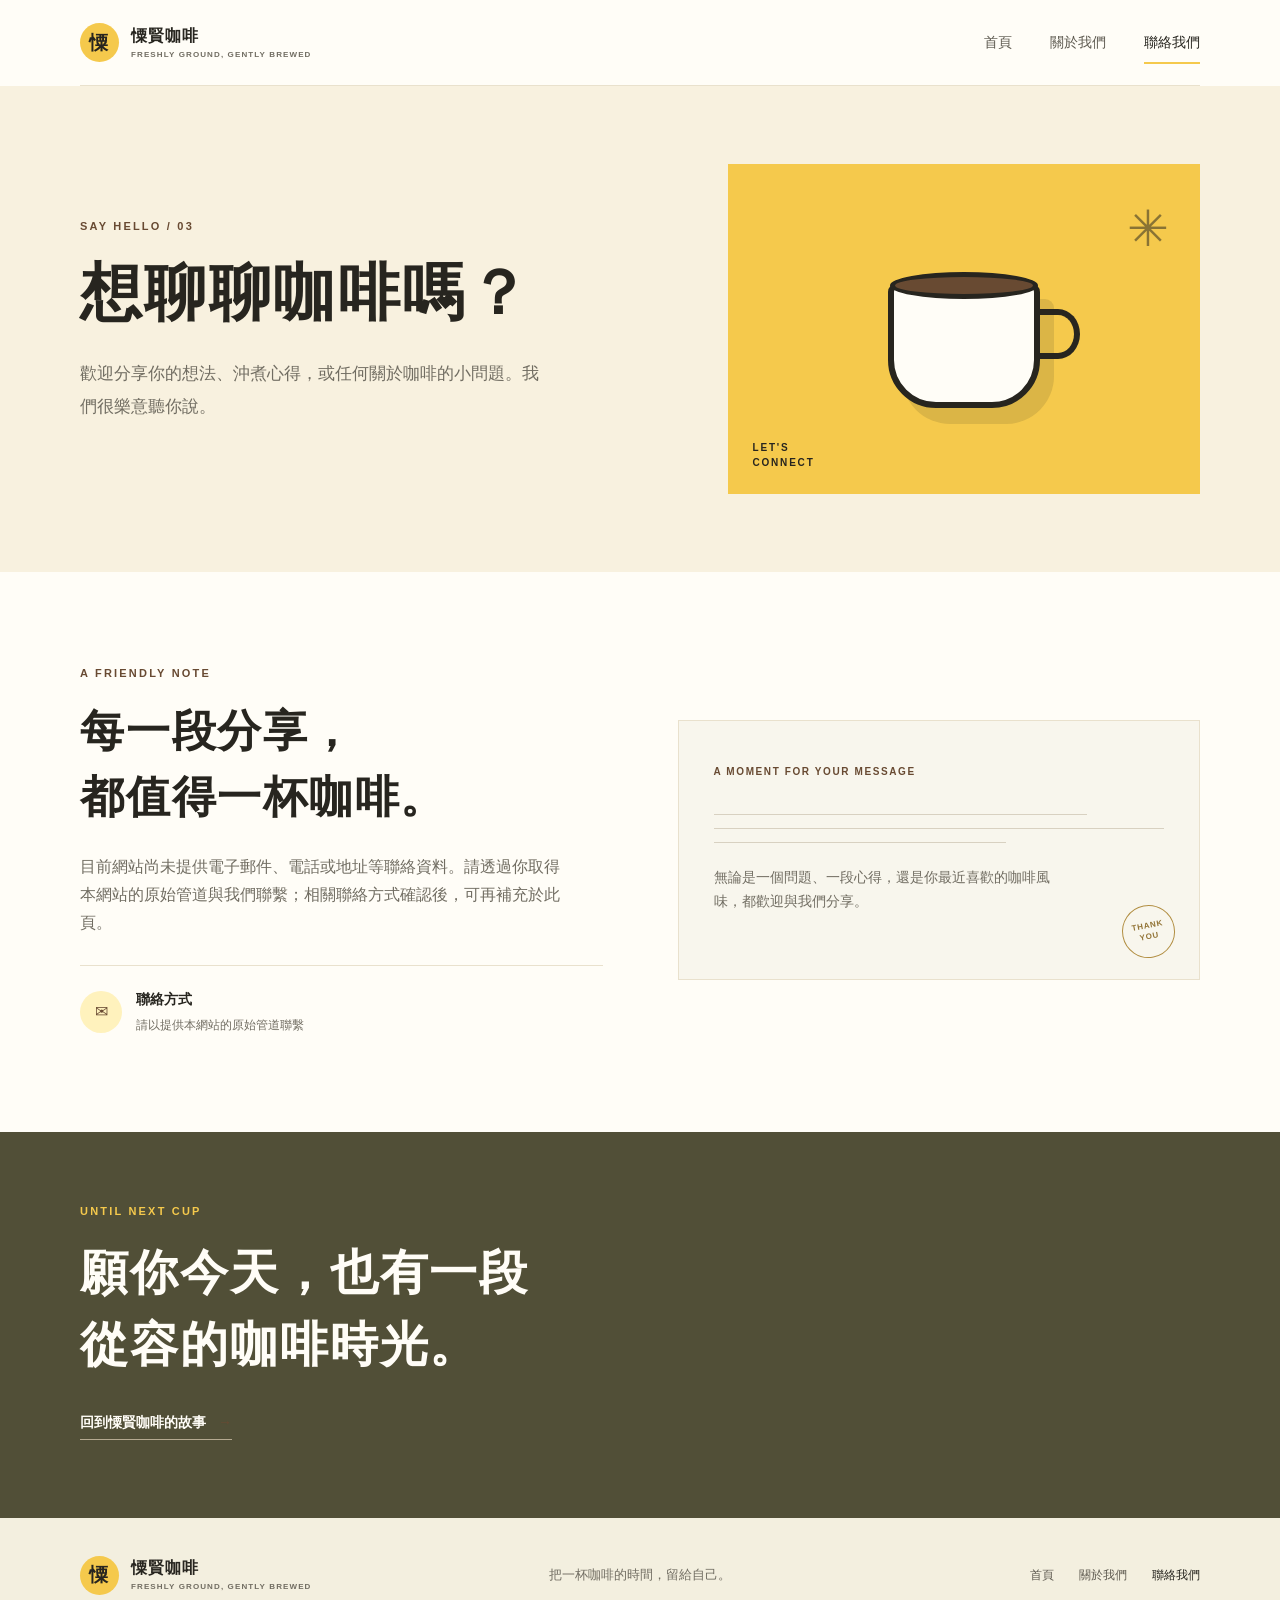
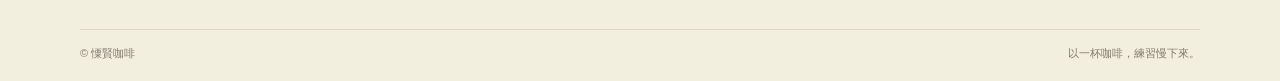
<file: pages/contact.html>
<!doctype html>
<html lang="zh-Hant">
<head>
  <meta charset="utf-8">
  <meta name="viewport" content="width=device-width, initial-scale=1">
  <meta name="description" content="歡迎與憟賢咖啡分享你的咖啡想法與日常。">
  <meta name="theme-color" content="#f5c94c">
  <title>聯絡我們｜憟賢咖啡</title>
  <link rel="stylesheet" href="assets/css/site.css">
  <script src="assets/js/site.js" defer></script>
</head>
<body>
  <a class="skip-link" href="#main">跳至主要內容</a>
  <header class="site-header"><div class="container header-inner"><a class="brand" href="index.html" aria-label="憟賢咖啡首頁"><span class="brand-mark" aria-hidden="true">憟</span><span>憟賢咖啡<small>FRESHLY GROUND, GENTLY BREWED</small></span></a><button class="menu-toggle" type="button" aria-expanded="false" aria-controls="site-nav"><span></span><span></span><span></span><span class="sr-only">切換導覽選單</span></button><nav class="site-nav" id="site-nav" aria-label="主要導覽"><a href="index.html">首頁</a><a href="about.html">關於我們</a><a href="contact.html" aria-current="page">聯絡我們</a></nav></div></header>
  <main id="main">
    <section class="page-hero contact-hero"><div class="container page-hero-grid"><div><p class="eyebrow">SAY HELLO / 03</p><h1>想聊聊咖啡嗎？</h1><p class="lead">歡迎分享你的想法、沖煮心得，或任何關於咖啡的小問題。我們很樂意聽你說。</p></div><div class="contact-art" aria-hidden="true"><span class="contact-spark">✳</span><div class="contact-cup"><i></i></div><span class="contact-note">LET'S<br>CONNECT</span></div></div></section>
    <section class="section contact-section"><div class="container contact-grid"><div class="contact-copy"><p class="eyebrow">A FRIENDLY NOTE</p><h2>每一段分享，<br>都值得一杯咖啡。</h2><p>目前網站尚未提供電子郵件、電話或地址等聯絡資料。請透過你取得本網站的原始管道與我們聯繫；相關聯絡方式確認後，可再補充於此頁。</p><div class="contact-detail"><span class="detail-icon" aria-hidden="true">✉</span><span><strong>聯絡方式</strong><small>請以提供本網站的原始管道聯繫</small></span></div></div><div class="message-card"><span class="card-kicker">A MOMENT FOR YOUR MESSAGE</span><div class="message-lines" aria-hidden="true"><i></i><i></i><i></i></div><p>無論是一個問題、一段心得，還是你最近喜歡的咖啡風味，都歡迎與我們分享。</p><span class="message-stamp" aria-hidden="true">THANK<br>YOU</span></div></div></section>
    <section class="contact-bottom"><div class="container"><p class="eyebrow">UNTIL NEXT CUP</p><h2>願你今天，也有一段<br>從容的咖啡時光。</h2><a class="text-link" href="about.html">回到憟賢咖啡的故事 <span aria-hidden="true">→</span></a></div></section>
  </main>
  <footer class="site-footer"><div class="container footer-main"><a class="brand footer-brand" href="index.html"><span class="brand-mark" aria-hidden="true">憟</span><span>憟賢咖啡<small>FRESHLY GROUND, GENTLY BREWED</small></span></a><p>把一杯咖啡的時間，留給自己。</p><nav aria-label="頁尾導覽"><a href="index.html">首頁</a><a href="about.html">關於我們</a><a href="contact.html" aria-current="page">聯絡我們</a></nav></div><div class="container footer-bottom"><span>© 憟賢咖啡</span><span>以一杯咖啡，練習慢下來。</span></div></footer>
</body>
</html>
</file>
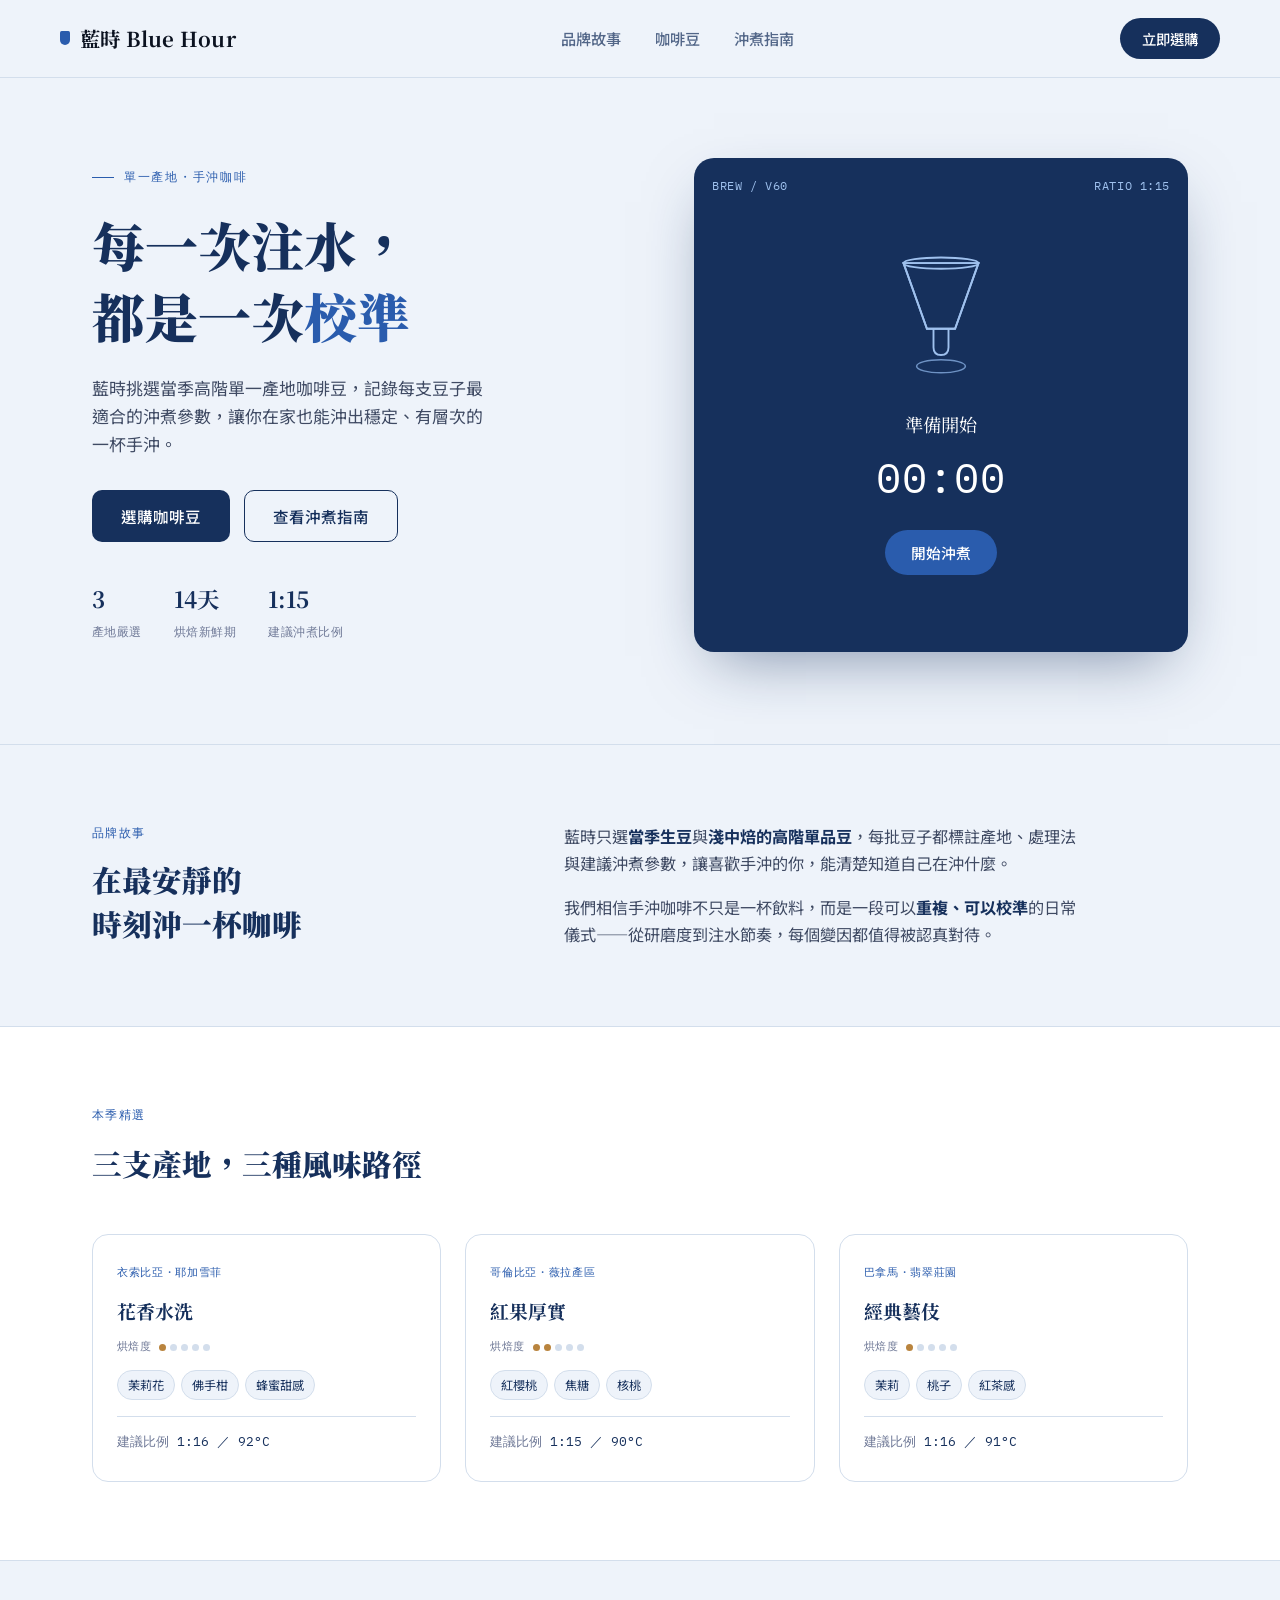
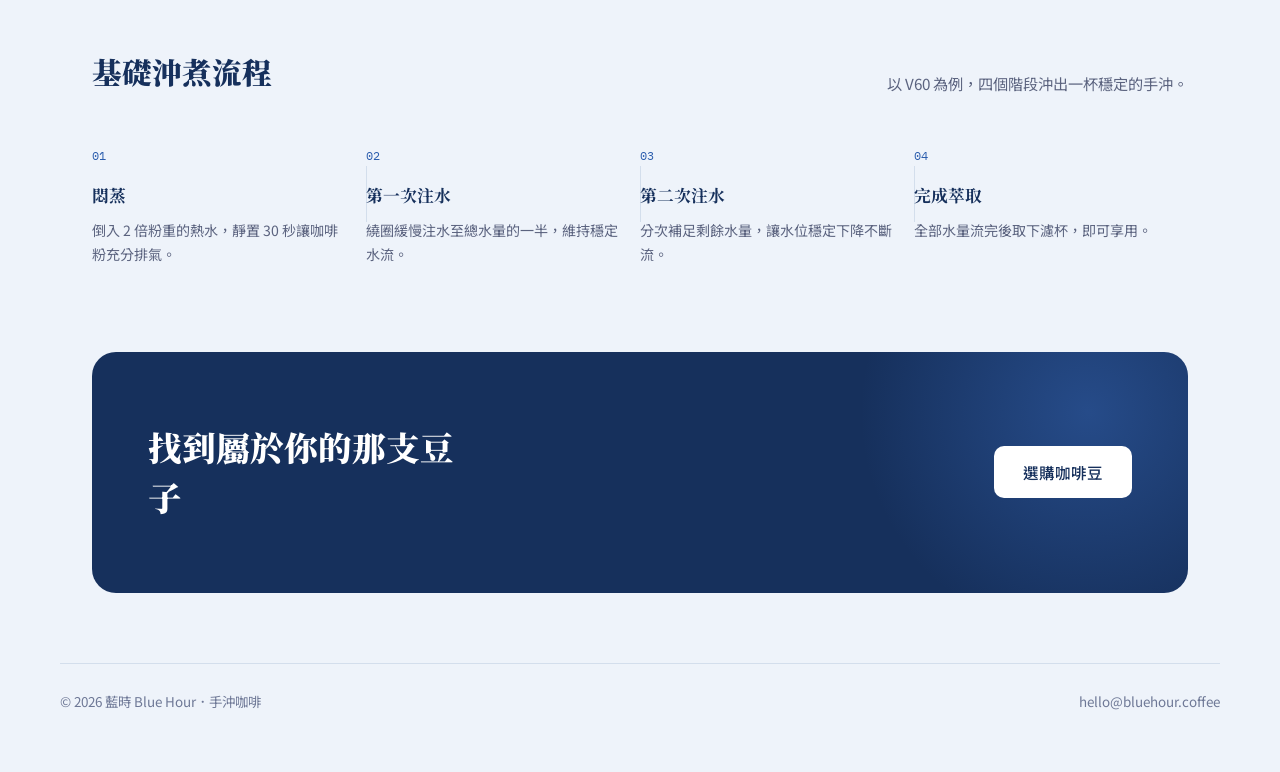
<file: w1/claude.html>
<!DOCTYPE html>
<html lang="zh-Hant">
<head>
<meta charset="UTF-8">
<meta name="viewport" content="width=device-width, initial-scale=1.0">
<title>藍時 Blue Hour｜手沖咖啡</title>
<link rel="preconnect" href="https://fonts.googleapis.com">
<link rel="preconnect" href="https://fonts.gstatic.com" crossorigin>
<link href="https://fonts.googleapis.com/css2?family=Noto+Serif+TC:wght@500;700;900&family=Noto+Sans+TC:wght@400;500;700&family=IBM+Plex+Mono:wght@400;500&display=swap" rel="stylesheet">
<style>
  :root{
    --ink: #0B1220;
    --deep: #16305C;
    --blue: #2A5CAD;
    --blue-bright: #3E74CC;
    --paper: #EEF3FA;
    --mist: #D3DEEC;
    --white: #FFFFFF;
    --roast: #B9843E;

    --display: 'Noto Serif TC', serif;
    --body: 'Noto Sans TC', sans-serif;
    --mono: 'IBM Plex Mono', monospace;
  }

  *{ box-sizing:border-box; margin:0; padding:0; }
  html{ scroll-behavior:smooth; }
  body{
    background: var(--paper);
    color: var(--ink);
    font-family: var(--body);
    line-height:1.65;
    -webkit-font-smoothing:antialiased;
  }
  a{ color:inherit; text-decoration:none; }
  ul{ list-style:none; }
  button{ font-family:inherit; cursor:pointer; }
  :focus-visible{ outline:2px solid var(--blue); outline-offset:3px; border-radius:4px; }

  .wrap{ max-width:1160px; margin:0 auto; padding:0 32px; }

  /* NAV */
  header.site{
    position:sticky; top:0; z-index:50;
    background: rgba(238,243,250,0.88);
    backdrop-filter: blur(10px);
    border-bottom:1px solid var(--mist);
  }
  .nav{ display:flex; align-items:center; justify-content:space-between; padding:18px 0; }
  .logo{ font-family:var(--display); font-weight:700; font-size:1.28rem; letter-spacing:0.02em; display:flex; align-items:center; gap:10px; }
  .logo .mark{ width:10px; height:14px; background:var(--blue); border-radius:2px 2px 6px 6px; }
  .nav-links{ display:flex; gap:34px; font-size:0.95rem; font-weight:500; color:var(--deep); }
  .nav-links a{ opacity:0.72; transition:opacity .15s ease; }
  .nav-links a:hover{ opacity:1; }
  .nav-cta{
    background:var(--deep); color:var(--white);
    padding:10px 22px; border-radius:999px; font-size:0.9rem; font-weight:500;
    border:none; transition:background .15s ease, transform .15s ease;
  }
  .nav-cta:hover{ background:var(--blue); transform:translateY(-1px); }

  /* HERO */
  .hero{ padding:80px 0 92px; }
  .hero-grid{ display:grid; grid-template-columns:1.05fr 0.95fr; gap:56px; align-items:center; }
  .eyebrow{
    font-family:var(--mono); font-size:0.76rem; letter-spacing:0.14em; text-transform:uppercase;
    color:var(--blue); display:flex; align-items:center; gap:10px; margin-bottom:22px;
  }
  .eyebrow::before{ content:""; width:22px; height:1px; background:var(--blue); }
  .hero h1{
    font-family:var(--display); font-weight:900; font-size:clamp(2.1rem,4.2vw,3.3rem);
    line-height:1.35; color:var(--deep); margin-bottom:22px;
  }
  .hero h1 em{ font-style:normal; color:var(--blue); }
  .hero p.lede{ font-size:1.06rem; color:#3F4A63; max-width:44ch; margin-bottom:32px; }
  .hero-actions{ display:flex; gap:14px; flex-wrap:wrap; margin-bottom:38px; }
  .btn-primary, .btn-ghost{
    padding:14px 28px; border-radius:10px; font-size:0.97rem; font-weight:500;
    border:1px solid transparent; transition:all .15s ease; display:inline-flex; align-items:center; gap:8px;
  }
  .btn-primary{ background:var(--deep); color:var(--white); }
  .btn-primary:hover{ background:var(--blue); transform:translateY(-1px); }
  .btn-ghost{ background:transparent; border-color:var(--deep); color:var(--deep); }
  .btn-ghost:hover{ background:var(--deep); color:var(--white); }

  .hero-stats{ display:flex; gap:32px; font-family:var(--mono); }
  .hero-stats div strong{ display:block; font-size:1.4rem; font-family:var(--display); color:var(--deep); }
  .hero-stats div span{ font-size:0.74rem; color:#6E7896; letter-spacing:0.04em; }

  /* SIGNATURE: brew timer */
  .brewer{
    position:relative; background:var(--deep); border-radius:20px;
    aspect-ratio:1/1; overflow:hidden;
    box-shadow:0 24px 60px -20px rgba(22,48,92,0.5);
    display:flex; flex-direction:column; align-items:center; justify-content:center;
    padding: 26px;
  }
  .brewer-hud{
    position:absolute; top:18px; left:18px; right:18px;
    display:flex; justify-content:space-between;
    font-family:var(--mono); font-size:0.72rem; color:#9FC1EE; letter-spacing:0.05em;
  }
  .brewer-stage{
    font-family:var(--display); color:var(--white); font-size:1.15rem;
    margin-top: 6px; margin-bottom: 4px; text-align:center; min-height: 1.6em;
  }
  .brewer-time{
    font-family:var(--mono); font-size:2.6rem; color:var(--white); letter-spacing:0.02em; margin-bottom:18px;
  }
  .dripper-svg{ width:150px; margin-bottom: 18px; }
  .brewer-btn{
    background:var(--blue); color:var(--white); border:none;
    padding:12px 26px; border-radius:999px; font-size:0.92rem; font-weight:500;
    transition:background .15s ease;
  }
  .brewer-btn:hover{ background:var(--blue-bright); }
  .brewer-btn:disabled{ opacity:0.55; cursor:default; }

  /* STORY */
  .story{ padding:78px 0; border-top:1px solid var(--mist); }
  .story-grid{ display:grid; grid-template-columns:0.8fr 1.2fr; gap:56px; }
  .section-label{
    font-family:var(--mono); font-size:0.76rem; letter-spacing:0.12em; text-transform:uppercase;
    color:var(--blue); margin-bottom:14px;
  }
  .story h2{ font-family:var(--display); font-weight:900; font-size:1.85rem; color:var(--deep); line-height:1.5; }
  .story-body p{ font-size:1.01rem; color:#3F4A63; margin-bottom:18px; max-width:58ch; }
  .story-body p:last-child{ margin-bottom:0; }
  .story-body strong{ color:var(--deep); }

  /* BEANS */
  .beans{ padding:78px 0; background:var(--white); border-top:1px solid var(--mist); border-bottom:1px solid var(--mist); }
  .beans-head{ max-width:640px; margin-bottom:46px; }
  .beans-head h2{ font-family:var(--display); font-weight:900; font-size:1.85rem; color:var(--deep); margin-top:10px; }
  .bean-cards{ display:grid; grid-template-columns:repeat(3,1fr); gap:24px; }
  .b-card{
    border:1px solid var(--mist); border-radius:16px; padding:28px 24px;
    transition:border-color .15s ease, transform .15s ease;
  }
  .b-card:hover{ border-color:var(--blue-bright); transform:translateY(-3px); }
  .b-card .origin{ font-family:var(--mono); font-size:0.7rem; color:var(--blue); letter-spacing:0.06em; margin-bottom:14px; }
  .b-card h3{ font-family:var(--display); font-weight:700; font-size:1.18rem; color:var(--deep); margin-bottom:12px; }
  .roast-bar{ display:flex; align-items:center; gap:8px; margin-bottom:14px; }
  .roast-bar .label{ font-family:var(--mono); font-size:0.68rem; color:#6E7896; letter-spacing:0.04em; }
  .roast-dots{ display:flex; gap:4px; }
  .roast-dots span{ width:7px; height:7px; border-radius:50%; background:var(--mist); }
  .roast-dots span.on{ background:var(--roast); }
  .flavor-tags{ display:flex; flex-wrap:wrap; gap:6px; margin-bottom:16px; }
  .flavor-tags span{
    font-size:0.76rem; padding:4px 10px; border-radius:999px;
    background:var(--paper); color:var(--deep); border:1px solid var(--mist);
  }
  .b-card .ratio{ font-family:var(--mono); font-size:0.82rem; color:var(--deep); border-top:1px solid var(--mist); padding-top:14px; }
  .b-card .ratio span{ color:#6E7896; }

  /* GUIDE */
  .guide{ padding:86px 0; }
  .guide-head{ display:flex; justify-content:space-between; align-items:flex-end; margin-bottom:50px; gap:24px; flex-wrap:wrap; }
  .guide-head h2{ font-family:var(--display); font-weight:900; font-size:1.85rem; color:var(--deep); }
  .guide-head p{ max-width:38ch; color:#5B637F; font-size:0.95rem; }
  .steps{ display:grid; grid-template-columns:repeat(4,1fr); position:relative; }
  .step{ position:relative; padding:0 22px 0 0; }
  .step:not(:last-child)::after{
    content:""; position:absolute; top:20px; right:-1px; width:1px; height:56px; background:var(--mist);
  }
  .step .num{ font-family:var(--mono); font-size:0.76rem; color:var(--blue); margin-bottom:16px; display:block; }
  .step h3{ font-family:var(--display); font-weight:700; font-size:1.05rem; color:var(--deep); margin-bottom:10px; }
  .step p{ font-size:0.88rem; color:#5B637F; }

  /* CTA */
  .cta{
    background:var(--deep); color:var(--white); border-radius:24px; margin:0 32px 32px;
    padding:70px 56px; position:relative; overflow:hidden;
  }
  .cta::before{
    content:""; position:absolute; width:460px; height:460px;
    background:radial-gradient(circle, rgba(62,116,204,0.4), transparent 70%);
    top:-170px; right:-130px; border-radius:50%;
  }
  .cta-inner{ position:relative; z-index:2; display:flex; justify-content:space-between; align-items:center; gap:40px; flex-wrap:wrap; }
  .cta h2{ font-family:var(--display); font-weight:900; font-size:clamp(1.5rem,2.8vw,2.1rem); max-width:16ch; line-height:1.5; }
  .cta .btn-primary{ background:var(--white); color:var(--deep); white-space:nowrap; }
  .cta .btn-primary:hover{ background:var(--paper); }

  footer.site{ padding:38px 32px 60px; }
  .footer-grid{
    max-width:1160px; margin:0 auto; display:flex; justify-content:space-between; align-items:center;
    flex-wrap:wrap; gap:16px; font-size:0.84rem; color:#6E7896; border-top:1px solid var(--mist); padding-top:26px;
  }

  @media (prefers-reduced-motion:reduce){ *{ animation-duration:0.001ms !important; transition-duration:0.001ms !important; } }

  @media (max-width:880px){
    .hero-grid{ grid-template-columns:1fr; }
    .brewer{ order:-1; max-width:400px; margin:0 auto 8px; }
    .story-grid{ grid-template-columns:1fr; gap:28px; }
    .bean-cards{ grid-template-columns:1fr; }
    .steps{ grid-template-columns:1fr 1fr; row-gap:32px; }
    .step:nth-child(2)::after{ display:none; }
    .nav-links{ display:none; }
    .cta{ margin:0 16px 16px; padding:46px 28px; }
    .cta-inner{ flex-direction:column; align-items:flex-start; }
  }
  @media (max-width:520px){
    .wrap{ padding:0 20px; }
    .steps{ grid-template-columns:1fr; }
    .step:not(:last-child)::after{ display:none; }
    .hero-stats{ gap:20px; }
  }
</style>
</head>
<body>

<header class="site">
  <nav class="wrap nav">
    <div class="logo"><span class="mark"></span>藍時 Blue Hour</div>
    <ul class="nav-links">
      <li><a href="#story">品牌故事</a></li>
      <li><a href="#beans">咖啡豆</a></li>
      <li><a href="#guide">沖煮指南</a></li>
    </ul>
    <button class="nav-cta">立即選購</button>
  </nav>
</header>

<section class="hero">
  <div class="wrap hero-grid">
    <div>
      <div class="eyebrow">單一產地・手沖咖啡</div>
      <h1>每一次注水，<br>都是一次<em>校準</em></h1>
      <p class="lede">藍時挑選當季高階單一產地咖啡豆，記錄每支豆子最適合的沖煮參數，讓你在家也能沖出穩定、有層次的一杯手沖。</p>
      <div class="hero-actions">
        <button class="btn-primary">選購咖啡豆</button>
        <button class="btn-ghost">查看沖煮指南</button>
      </div>
      <div class="hero-stats">
        <div><strong>3</strong><span>產地嚴選</span></div>
        <div><strong>14天</strong><span>烘焙新鮮期</span></div>
        <div><strong>1:15</strong><span>建議沖煮比例</span></div>
      </div>
    </div>

    <div class="brewer">
      <div class="brewer-hud">
        <span>BREW / V60</span>
        <span id="ratioTag">RATIO 1:15</span>
      </div>
      <svg class="dripper-svg" id="dripperSvg" viewBox="0 0 160 160" xmlns="http://www.w3.org/2000/svg">
        <path d="M40 30 L120 30 L95 100 L65 100 Z" fill="none" stroke="#9FC1EE" stroke-width="2"/>
        <rect id="waterLevel" x="65" y="98" width="30" height="0" fill="#3E74CC" opacity="0.85"/>
        <path d="M40 30 L120 30 L95 100 L65 100 Z" fill="none" stroke="#9FC1EE" stroke-width="2"/>
        <ellipse cx="80" cy="30" rx="40" ry="6" fill="none" stroke="#9FC1EE" stroke-width="2"/>
        <path d="M72 100 L72 120 Q72 128 80 128 Q88 128 88 120 L88 100" fill="none" stroke="#9FC1EE" stroke-width="2"/>
        <ellipse cx="80" cy="140" rx="26" ry="7" fill="none" stroke="#6E92C4" stroke-width="1.6"/>
        <line id="pourLine" x1="80" y1="8" x2="80" y2="30" stroke="#3E74CC" stroke-width="3" opacity="0"/>
      </svg>
      <div class="brewer-stage" id="stageLabel">準備開始</div>
      <div class="brewer-time" id="timeLabel">00:00</div>
      <button class="brewer-btn" id="brewBtn">開始沖煮</button>
    </div>
  </div>
</section>

<section class="story" id="story">
  <div class="wrap story-grid">
    <div>
      <div class="section-label">品牌故事</div>
      <h2>在最安靜的<br>時刻沖一杯咖啡</h2>
    </div>
    <div class="story-body">
      <p>藍時只選<strong>當季生豆</strong>與<strong>淺中焙的高階單品豆</strong>，每批豆子都標註產地、處理法與建議沖煮參數，讓喜歡手沖的你，能清楚知道自己在沖什麼。</p>
      <p>我們相信手沖咖啡不只是一杯飲料，而是一段可以<strong>重複、可以校準</strong>的日常儀式——從研磨度到注水節奏，每個變因都值得被認真對待。</p>
    </div>
  </div>
</section>

<section class="beans" id="beans">
  <div class="wrap">
    <div class="beans-head">
      <div class="section-label">本季精選</div>
      <h2>三支產地，三種風味路徑</h2>
    </div>
    <div class="bean-cards">
      <div class="b-card">
        <div class="origin">衣索比亞・耶加雪菲</div>
        <h3>花香水洗</h3>
        <div class="roast-bar">
          <span class="label">烘焙度</span>
          <div class="roast-dots"><span class="on"></span><span></span><span></span><span></span><span></span></div>
        </div>
        <div class="flavor-tags"><span>茉莉花</span><span>佛手柑</span><span>蜂蜜甜感</span></div>
        <div class="ratio"><span>建議比例</span> 1:16 ／ 92°C</div>
      </div>
      <div class="b-card">
        <div class="origin">哥倫比亞・薇拉產區</div>
        <h3>紅果厚實</h3>
        <div class="roast-bar">
          <span class="label">烘焙度</span>
          <div class="roast-dots"><span class="on"></span><span class="on"></span><span></span><span></span><span></span></div>
        </div>
        <div class="flavor-tags"><span>紅櫻桃</span><span>焦糖</span><span>核桃</span></div>
        <div class="ratio"><span>建議比例</span> 1:15 ／ 90°C</div>
      </div>
      <div class="b-card">
        <div class="origin">巴拿馬・翡翠莊園</div>
        <h3>經典藝伎</h3>
        <div class="roast-bar">
          <span class="label">烘焙度</span>
          <div class="roast-dots"><span class="on"></span><span></span><span></span><span></span><span></span></div>
        </div>
        <div class="flavor-tags"><span>茉莉</span><span>桃子</span><span>紅茶感</span></div>
        <div class="ratio"><span>建議比例</span> 1:16 ／ 91°C</div>
      </div>
    </div>
  </div>
</section>

<section class="guide" id="guide">
  <div class="wrap">
    <div class="guide-head">
      <h2>基礎沖煮流程</h2>
      <p>以 V60 為例，四個階段沖出一杯穩定的手沖。</p>
    </div>
    <div class="steps">
      <div class="step">
        <span class="num">01</span>
        <h3>悶蒸</h3>
        <p>倒入 2 倍粉重的熱水，靜置 30 秒讓咖啡粉充分排氣。</p>
      </div>
      <div class="step">
        <span class="num">02</span>
        <h3>第一次注水</h3>
        <p>繞圈緩慢注水至總水量的一半，維持穩定水流。</p>
      </div>
      <div class="step">
        <span class="num">03</span>
        <h3>第二次注水</h3>
        <p>分次補足剩餘水量，讓水位穩定下降不斷流。</p>
      </div>
      <div class="step">
        <span class="num">04</span>
        <h3>完成萃取</h3>
        <p>全部水量流完後取下濾杯，即可享用。</p>
      </div>
    </div>
  </div>
</section>

<div class="wrap" style="padding:0;">
  <div class="cta">
    <div class="cta-inner">
      <h2>找到屬於你的那支豆子</h2>
      <button class="btn-primary">選購咖啡豆</button>
    </div>
  </div>
</div>

<footer class="site">
  <div class="footer-grid">
    <div>© 2026 藍時 Blue Hour．手沖咖啡</div>
    <div>hello@bluehour.coffee</div>
  </div>
</footer>

<script>
  (function(){
    const btn = document.getElementById('brewBtn');
    const stageLabel = document.getElementById('stageLabel');
    const timeLabel = document.getElementById('timeLabel');
    const waterLevel = document.getElementById('waterLevel');
    const pourLine = document.getElementById('pourLine');

    const stages = [
      { name:'悶蒸中', dur:30, water:8 },
      { name:'第一次注水', dur:60, water:38 },
      { name:'第二次注水', dur:60, water:75 },
      { name:'萃取完成', dur:0, water:75 }
    ];

    let running = false;
    let stageIndex = 0;
    let elapsed = 0;
    let totalElapsed = 0;
    let timer = null;

    function fmt(s){
      const m = Math.floor(s/60).toString().padStart(2,'0');
      const sec = Math.floor(s%60).toString().padStart(2,'0');
      return m+':'+sec;
    }

    function tick(){
      totalElapsed += 1;
      elapsed += 1;
      timeLabel.textContent = fmt(totalElapsed);

      const stage = stages[stageIndex];
      const progress = stage.dur ? Math.min(elapsed/stage.dur, 1) : 1;
      const prevWater = stageIndex === 0 ? 0 : stages[stageIndex-1].water;
      const currentWater = prevWater + (stage.water - prevWater) * progress;
      waterLevel.setAttribute('y', 98 - currentWater*0.55);
      waterLevel.setAttribute('height', currentWater*0.55);

      pourLine.style.opacity = (stageIndex === 1 || stageIndex === 2) ? '0.9' : '0';

      if(stage.dur && elapsed >= stage.dur){
        stageIndex += 1;
        elapsed = 0;
        if(stageIndex >= stages.length - 1){
          stageLabel.textContent = stages[stages.length-1].name;
          pourLine.style.opacity = '0';
          clearInterval(timer);
          running = false;
          btn.disabled = false;
          btn.textContent = '再沖一次';
          return;
        }
        stageLabel.textContent = stages[stageIndex].name;
      }
    }

    btn.addEventListener('click', () => {
      if(running) return;
      running = true;
      stageIndex = 0;
      elapsed = 0;
      totalElapsed = 0;
      waterLevel.setAttribute('y', 98);
      waterLevel.setAttribute('height', 0);
      stageLabel.textContent = stages[0].name;
      timeLabel.textContent = '00:00';
      btn.disabled = true;
      btn.textContent = '沖煮中…';
      timer = setInterval(tick, 1000);
    });
  })();
</script>

</body>
</html>
</file>
<file: pages/assets/css/site.css>
@charset "UTF-8";

:root {
  color-scheme: light;
  --yellow: #f5c94c;
  --yellow-soft: #fff2bd;
  --ink: #27251f;
  --muted: #716d62;
  --cream: #fffdf7;
  --paper: #f8f1df;
  --brown: #684a32;
  --line: #e9e1cd;
  --green: #514f37;
  --shadow: 0 18px 50px rgba(74, 56, 22, .12);
  --content: 1120px;
}

* { box-sizing: border-box; }
html { scroll-behavior: smooth; }
body { margin: 0; background: var(--cream); color: var(--ink); font-family: "Noto Sans TC", "Microsoft JhengHei", sans-serif; font-size: 16px; line-height: 1.75; }
a { color: inherit; text-decoration: none; }
button { font: inherit; }
.container { width: min(var(--content), calc(100% - 48px)); margin-inline: auto; }
.sr-only { position: absolute; width: 1px; height: 1px; padding: 0; margin: -1px; overflow: hidden; clip: rect(0, 0, 0, 0); white-space: nowrap; border: 0; }
.skip-link { position: absolute; z-index: 20; top: 8px; left: 8px; padding: 9px 14px; transform: translateY(-150%); background: var(--ink); color: #fff; }
.skip-link:focus { transform: translateY(0); }

.site-header { position: relative; z-index: 10; background: var(--cream); }
.header-inner { min-height: 86px; display: flex; align-items: center; justify-content: space-between; border-bottom: 1px solid var(--line); }
.brand { display: inline-flex; gap: 12px; align-items: center; font-weight: 800; letter-spacing: .07em; line-height: 1.25; }
.brand-mark { width: 39px; height: 39px; display: grid; place-items: center; border-radius: 50%; background: var(--yellow); color: var(--ink); font-family: serif; font-size: 19px; }
.brand small { display: block; margin-top: 4px; color: var(--muted); font-size: 8px; font-weight: 600; letter-spacing: .14em; }
.site-nav { display: flex; align-items: center; gap: 38px; }
.site-nav a, .site-footer nav a { position: relative; color: #5e5a50; font-size: 14px; transition: color .2s ease; }
.site-nav a:hover, .site-nav a[aria-current="page"], .site-footer nav a:hover, .site-footer nav a[aria-current="page"] { color: var(--ink); }
.site-nav a[aria-current="page"]::after { position: absolute; right: 0; bottom: -9px; left: 0; height: 2px; background: var(--yellow); content: ""; }
.menu-toggle { display: none; }

.hero { position: relative; overflow: hidden; padding: 78px 0 24px; background: var(--paper); }
.hero-grid { display: grid; grid-template-columns: 1fr 1fr; gap: 68px; align-items: center; }
.eyebrow { margin: 0 0 16px; color: var(--brown); font-family: "Arial", sans-serif; font-size: 11px; font-weight: 700; letter-spacing: .2em; }
h1, h2, h3, p { margin-top: 0; }
h1, h2 { font-family: "Noto Serif TC", "Noto Sans TC", "Microsoft JhengHei", serif; letter-spacing: .04em; }
h1 { margin-bottom: 24px; font-size: clamp(42px, 5.6vw, 68px); font-weight: 700; line-height: 1.3; }
.lead { max-width: 470px; color: var(--muted); font-size: 17px; line-height: 1.95; }
.hero-actions { display: flex; align-items: center; gap: 26px; margin-top: 32px; }
.button { display: inline-flex; min-height: 50px; align-items: center; justify-content: center; gap: 20px; padding: 0 21px; font-size: 14px; font-weight: 700; transition: transform .2s ease, background .2s ease; }
.button:hover { transform: translateY(-2px); }
.button-dark { background: var(--ink); color: #fffdf7; }
.button-dark:hover { background: var(--brown); }
.button-light { background: var(--yellow); color: var(--ink); }
.text-link { display: inline-flex; align-items: center; gap: 12px; padding-bottom: 4px; border-bottom: 1px solid #b4a990; font-size: 14px; font-weight: 700; }
.text-link span { color: var(--brown); transition: transform .2s ease; }
.text-link:hover span { transform: translateX(4px); }

.coffee-art { position: relative; min-height: 410px; overflow: hidden; background: var(--yellow); }
.sun-disc { position: absolute; top: 55px; right: 60px; width: 220px; height: 220px; border: 1px solid rgba(39, 37, 31, .22); border-radius: 50%; }
.sun-disc::before, .sun-disc::after { position: absolute; inset: 20px; border: 1px solid rgba(39, 37, 31, .18); border-radius: 50%; content: ""; }
.sun-disc::after { inset: 42px; }
.art-label { position: absolute; top: 62px; left: 37px; z-index: 1; color: rgba(39, 37, 31, .72); font-size: 10px; font-weight: 700; letter-spacing: .15em; line-height: 1.45; }
.cup { position: absolute; top: 145px; left: 50%; width: 190px; height: 135px; transform: translateX(-50%); border: 7px solid var(--ink); border-radius: 12px 12px 60px 60px; background: #f8f1df; box-shadow: 12px 16px 0 rgba(39, 37, 31, .12); }
.cup::before { position: absolute; top: -21px; right: -3px; left: -3px; height: 22px; border: 6px solid var(--ink); border-radius: 50%; background: var(--brown); content: ""; }
.coffee { position: absolute; top: -12px; left: 10px; width: calc(100% - 20px); height: 13px; border-radius: 50%; background: #523b2b; }
.cup-handle { position: absolute; top: 28px; right: -52px; width: 52px; height: 64px; border: 7px solid var(--ink); border-left: 0; border-radius: 0 50% 50% 0; }
.bean { position: absolute; width: 32px; height: 48px; border: 2px solid var(--ink); border-radius: 50%; background: var(--brown); transform: rotate(35deg); }
.bean::after { position: absolute; top: 5px; bottom: 5px; left: 14px; width: 2px; transform: rotate(15deg); background: var(--yellow); content: ""; }
.bean-one { bottom: 55px; left: 95px; }
.bean-two { right: 93px; bottom: 48px; transform: rotate(-28deg) scale(.8); }
.art-caption { position: absolute; right: 25px; bottom: 20px; font-size: 11px; letter-spacing: .12em; }
.hero-note { display: flex; align-items: center; gap: 13px; margin-top: 43px; color: var(--muted); font-size: 11px; letter-spacing: .06em; }
.note-line { width: 53px; height: 1px; background: #bdb39c; }

.section { padding: 105px 0; }
.intro-grid, .story-grid { display: grid; grid-template-columns: .7fr 1.3fr; gap: 80px; }
.intro-grid h2, .story-grid h2, .section-heading h2, .contact-copy h2 { margin-bottom: 22px; font-size: clamp(30px, 3.7vw, 44px); line-height: 1.5; }
.intro-grid > div > p:not(.eyebrow), .story-grid > div > p:not(.eyebrow) { max-width: 650px; color: var(--muted); }
.intro-grid .text-link { margin-top: 13px; }
.rituals-section { background: #f8f6ed; }
.section-heading { display: flex; align-items: end; justify-content: space-between; gap: 40px; margin-bottom: 45px; }
.section-heading h2 { margin-bottom: 0; }
.section-heading > p { max-width: 330px; margin-bottom: 7px; color: var(--muted); }
.ritual-grid { display: grid; grid-template-columns: repeat(3, 1fr); gap: 18px; }
.ritual-card { position: relative; min-height: 265px; padding: 28px; border: 1px solid var(--line); background: var(--cream); }
.card-number { position: absolute; top: 24px; right: 25px; color: #aaa28f; font-family: Arial, sans-serif; font-size: 12px; }
.ritual-icon { position: relative; width: 63px; height: 63px; display: grid; place-items: center; margin-bottom: 24px; border-radius: 50%; background: var(--yellow-soft); }
.ritual-card h3 { margin-bottom: 8px; font-size: 18px; }
.ritual-card p { margin-bottom: 0; color: var(--muted); font-size: 14px; }
.icon-beans i { position: absolute; width: 13px; height: 23px; border: 1px solid var(--brown); border-radius: 50%; background: #9a6a40; transform: rotate(33deg); }
.icon-beans i:nth-child(1) { margin: -11px 0 0 -11px; }.icon-beans i:nth-child(2) { margin: 7px 0 0 8px; transform: rotate(-26deg); }.icon-beans i:nth-child(3) { margin: 12px 0 0 -12px; transform: rotate(50deg) scale(.8); }
.icon-grind i { width: 27px; height: 31px; border: 2px solid var(--brown); border-radius: 7px 7px 12px 12px; background: #c39a6a; }
.icon-grind i::before { position: absolute; top: -10px; left: 4px; width: 15px; height: 9px; border: 2px solid var(--brown); border-radius: 50% 50% 0 0; background: #f8f1df; content: ""; }
.icon-cup i { width: 30px; height: 23px; border: 2px solid var(--brown); border-radius: 3px 3px 12px 12px; background: #fffdf7; }
.icon-cup i::after { position: absolute; top: 5px; right: -9px; width: 9px; height: 11px; border: 2px solid var(--brown); border-left: 0; border-radius: 0 9px 9px 0; content: ""; }
.closing-banner { overflow: hidden; background: var(--green); color: var(--cream); }
.closing-inner { position: relative; padding-top: 78px; padding-bottom: 82px; }
.closing-banner .eyebrow { color: var(--yellow); }
.closing-banner h2, .contact-bottom h2 { margin-bottom: 27px; font-size: clamp(34px, 4.3vw, 52px); line-height: 1.5; }
.banner-bean { position: absolute; top: 33px; right: 10%; color: rgba(255, 253, 247, .1); font-size: 280px; line-height: 1; }
.site-footer { background: #f3efdf; }
.footer-main { display: grid; grid-template-columns: 1fr 1fr 1fr; align-items: center; gap: 25px; padding-top: 38px; padding-bottom: 34px; }
.footer-main > p { margin: 0; color: var(--muted); text-align: center; font-size: 13px; }
.site-footer nav { display: flex; justify-content: flex-end; gap: 25px; }
.site-footer nav a { font-size: 12px; }
.footer-bottom { display: flex; justify-content: space-between; padding-top: 14px; padding-bottom: 18px; border-top: 1px solid #ded7c5; color: #827c6f; font-size: 11px; }

.page-hero { overflow: hidden; padding: 78px 0; background: var(--paper); }
.page-hero-grid { display: grid; grid-template-columns: 1.1fr .9fr; gap: 70px; align-items: center; }
.page-hero h1 { font-size: clamp(40px, 5.2vw, 62px); }
.about-art { position: relative; min-height: 330px; overflow: hidden; background: #e8d9b9; }
.about-sun { position: absolute; top: 31px; right: 36px; width: 168px; height: 168px; border-radius: 50%; background: var(--yellow); }
.about-sun::after { position: absolute; top: 34px; left: -96px; width: 230px; height: 1px; transform: rotate(-33deg); background: rgba(39, 37, 31, .35); content: ""; }
.about-bean { position: absolute; top: 85px; left: 31%; width: 84px; height: 130px; border: 3px solid var(--ink); border-radius: 50%; background: #754c32; transform: rotate(37deg); box-shadow: 25px 29px 0 -3px #a27650; }
.about-bean::after { position: absolute; top: 13px; bottom: 13px; left: 37px; width: 3px; transform: rotate(12deg); background: var(--yellow); content: ""; }
.about-art > span { position: absolute; right: 24px; bottom: 22px; font: 700 10px/1.6 Arial, sans-serif; letter-spacing: .16em; }
.about-art > i { position: absolute; bottom: 0; left: 0; width: 100%; height: 37px; background: rgba(255, 253, 247, .45); }
.story-section { padding-bottom: 75px; }
.values-section { padding-top: 78px; background: #f8f6ed; }
.value-list { border-top: 1px solid #dcd5c4; }
.value-list article { display: grid; grid-template-columns: 80px 1fr 40px; align-items: center; gap: 20px; padding: 23px 10px; border-bottom: 1px solid #dcd5c4; }
.value-list article > span:first-child { color: var(--brown); font-family: Arial, sans-serif; font-size: 13px; }
.value-list h3 { margin: 0 0 5px; font-size: 20px; }
.value-list p { margin: 0; color: var(--muted); font-size: 14px; }
.value-mark { color: #c4a348; font-size: 24px; text-align: center; }
.about-philosophy { padding: 78px 0; background: var(--cream); text-align: center; }
.about-philosophy .eyebrow { margin-bottom: 12px; }
.about-philosophy h2 { margin: 0; font-size: clamp(30px, 3.7vw, 44px); line-height: 1.5; }
.quote-section { padding: 88px 0; background: var(--yellow); }
.quote-section blockquote { margin: 0 0 25px; font-family: "Noto Serif TC", serif; font-size: clamp(32px, 4vw, 48px); font-weight: 700; line-height: 1.55; }
.quote-section .eyebrow { color: #65542b; }
.contact-hero { background: #f8f1df; }
.contact-art { position: relative; min-height: 330px; display: grid; place-items: center; overflow: hidden; background: var(--yellow); }
.contact-spark { position: absolute; top: 22px; right: 31px; color: rgba(39, 37, 31, .52); font-size: 50px; }
.contact-cup { position: relative; width: 152px; height: 125px; margin-top: 33px; border: 6px solid var(--ink); border-radius: 9px 9px 48px 48px; background: #fffdf7; box-shadow: 14px 16px rgba(39, 37, 31, .12); }
.contact-cup::before { position: absolute; top: -17px; right: -4px; left: -4px; height: 17px; border: 5px solid var(--ink); border-radius: 50%; background: var(--brown); content: ""; }
.contact-cup i { position: absolute; top: 20px; right: -46px; width: 44px; height: 50px; border: 6px solid var(--ink); border-left: 0; border-radius: 0 50% 50% 0; }
.contact-note { position: absolute; bottom: 24px; left: 25px; font: 700 10px/1.5 Arial, sans-serif; letter-spacing: .18em; }
.contact-section { padding-top: 92px; padding-bottom: 96px; }
.contact-grid { display: grid; grid-template-columns: 1fr 1fr; gap: 75px; align-items: center; }
.contact-copy > p:not(.eyebrow) { max-width: 490px; color: var(--muted); }
.contact-detail { display: flex; align-items: center; gap: 14px; margin-top: 28px; padding-top: 21px; border-top: 1px solid var(--line); }
.detail-icon { width: 42px; height: 42px; display: grid; place-items: center; border-radius: 50%; background: var(--yellow-soft); color: var(--brown); }
.contact-detail strong, .contact-detail small { display: block; }.contact-detail strong { font-size: 14px; }.contact-detail small { margin-top: 3px; color: var(--muted); font-size: 12px; }
.message-card { position: relative; min-height: 260px; padding: 35px; border: 1px solid var(--line); background: #f8f6ed; }
.card-kicker { color: var(--brown); font: 700 10px Arial, sans-serif; letter-spacing: .16em; }
.message-lines { display: grid; gap: 13px; margin: 30px 0 22px; }
.message-lines i { width: 83%; height: 1px; background: #d8d1c1; }.message-lines i:nth-child(2) { width: 100%; }.message-lines i:nth-child(3) { width: 65%; }
.message-card p { max-width: 340px; color: var(--muted); font-size: 14px; }
.message-stamp { position: absolute; right: 24px; bottom: 21px; display: grid; width: 53px; height: 53px; place-content: center; transform: rotate(-11deg); border: 1px solid #b28f43; border-radius: 50%; color: #927436; font: 700 8px/1.3 Arial, sans-serif; letter-spacing: .09em; text-align: center; }
.contact-bottom { padding: 70px 0 78px; background: var(--green); color: var(--cream); }
.contact-bottom .eyebrow { color: var(--yellow); }.contact-bottom h2 { font-size: clamp(32px, 4vw, 48px); }

@media (max-width: 760px) {
  .container { width: min(100% - 36px, var(--content)); }
  .header-inner { min-height: 72px; }
  .brand-mark { width: 35px; height: 35px; }
  .menu-toggle { width: 43px; height: 43px; display: grid; align-content: center; justify-items: center; gap: 5px; padding: 9px; border: 1px solid var(--line); background: transparent; color: var(--ink); cursor: pointer; }
  .menu-toggle > span:not(.sr-only) { width: 19px; height: 2px; background: currentColor; transition: transform .2s ease, opacity .2s ease; }
  .menu-toggle[aria-expanded="true"] > span:nth-child(1) { transform: translateY(7px) rotate(45deg); }
  .menu-toggle[aria-expanded="true"] > span:nth-child(2) { opacity: 0; }
  .menu-toggle[aria-expanded="true"] > span:nth-child(3) { transform: translateY(-7px) rotate(-45deg); }
  .site-nav { position: absolute; top: 100%; right: 0; left: 0; display: none; gap: 0; padding: 8px 18px 17px; border-bottom: 1px solid var(--line); background: var(--cream); box-shadow: 0 12px 18px rgba(39, 37, 31, .07); }
  .site-nav.is-open { display: grid; }
  .site-nav a { padding: 12px 0; border-bottom: 1px solid #f0ebdf; }
  .site-nav a:last-child { border-bottom: 0; }
  .site-nav a[aria-current="page"]::after { right: auto; bottom: 8px; width: 25px; }
  .hero { padding-top: 54px; }
  .hero-grid, .page-hero-grid { grid-template-columns: 1fr; gap: 38px; }
  .hero h1 { font-size: clamp(42px, 12vw, 58px); }
  .lead { font-size: 15px; }
  .coffee-art { min-height: 330px; }
  .sun-disc { top: 34px; right: 40px; width: 185px; height: 185px; }
  .cup { top: 123px; transform: translateX(-50%) scale(.86); }
  .hero-note { margin-top: 26px; }
  .section { padding: 70px 0; }
  .intro-grid, .story-grid { grid-template-columns: 1fr; gap: 18px; }
  .intro-grid h2, .story-grid h2, .section-heading h2, .contact-copy h2 { font-size: 32px; }
  .desktop-only { display: none; }
  .section-heading { display: block; margin-bottom: 29px; }
  .section-heading > p { margin: 16px 0 0; }
  .ritual-grid { grid-template-columns: 1fr; gap: 12px; }
  .ritual-card { min-height: 0; padding: 23px; }
  .ritual-icon { margin-bottom: 17px; }
  .closing-inner { padding-top: 60px; padding-bottom: 63px; }
  .closing-banner h2, .contact-bottom h2 { font-size: 35px; }
  .banner-bean { top: 45px; right: -25px; font-size: 180px; }
  .footer-main { grid-template-columns: 1fr; gap: 20px; padding-top: 30px; padding-bottom: 24px; }
  .footer-main > p { text-align: left; }
  .site-footer nav { justify-content: flex-start; gap: 22px; }
  .footer-bottom { gap: 10px; font-size: 10px; }
  .page-hero { padding: 55px 0; }
  .page-hero h1 { font-size: 42px; }
  .about-art, .contact-art { min-height: 270px; }
  .story-section { padding-bottom: 55px; }
  .values-section { padding-top: 62px; }
  .about-philosophy { padding: 62px 0; }
  .about-philosophy h2 { font-size: 32px; }
  .value-list article { grid-template-columns: 38px 1fr 24px; gap: 12px; }
  .quote-section { padding: 64px 0; }
  .quote-section blockquote { font-size: 31px; }
  .contact-section { padding: 66px 0; }
  .contact-grid { grid-template-columns: 1fr; gap: 35px; }
  .message-card { min-height: 240px; padding: 27px; }
  .message-card p { padding-right: 62px; }
  .contact-bottom { padding: 58px 0 64px; }
}

@media (prefers-reduced-motion: reduce) {
  *, *::before, *::after { scroll-behavior: auto !important; transition-duration: .01ms !important; animation-duration: .01ms !important; animation-iteration-count: 1 !important; }
}
</file>
